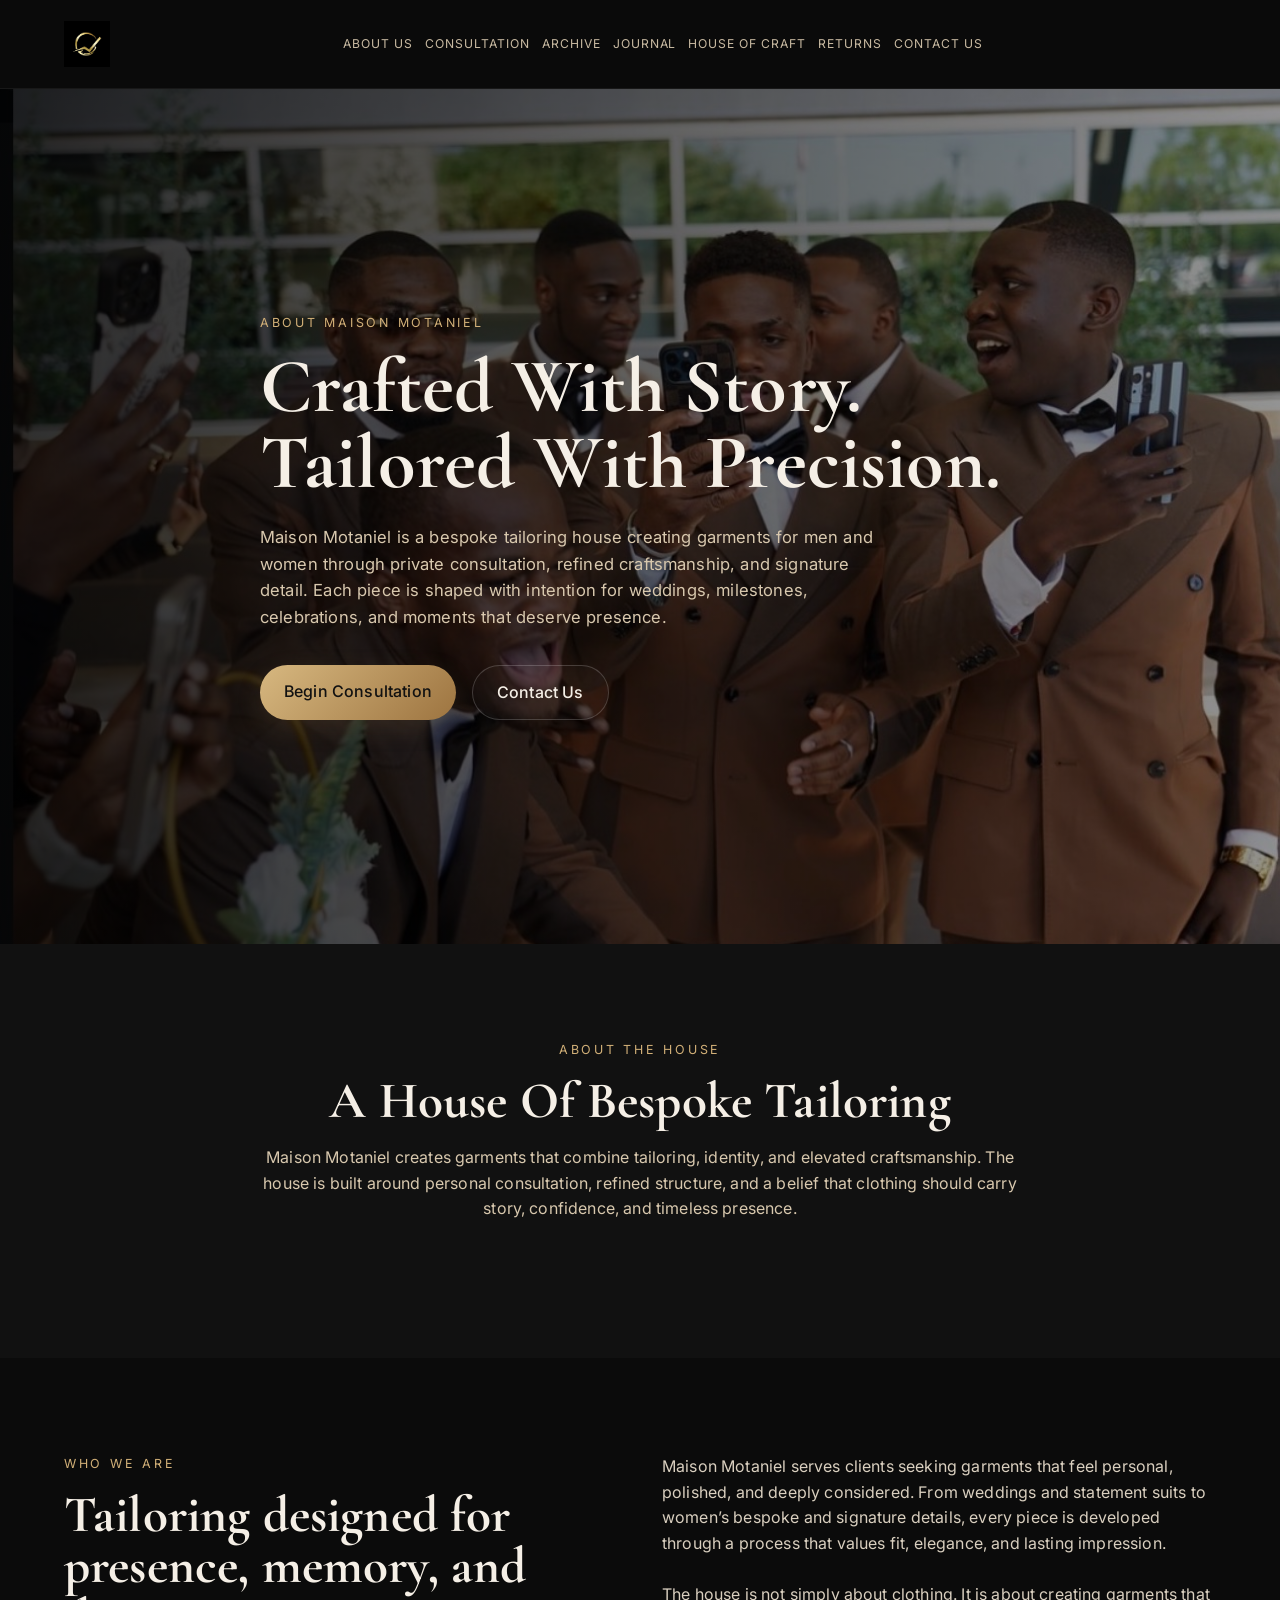
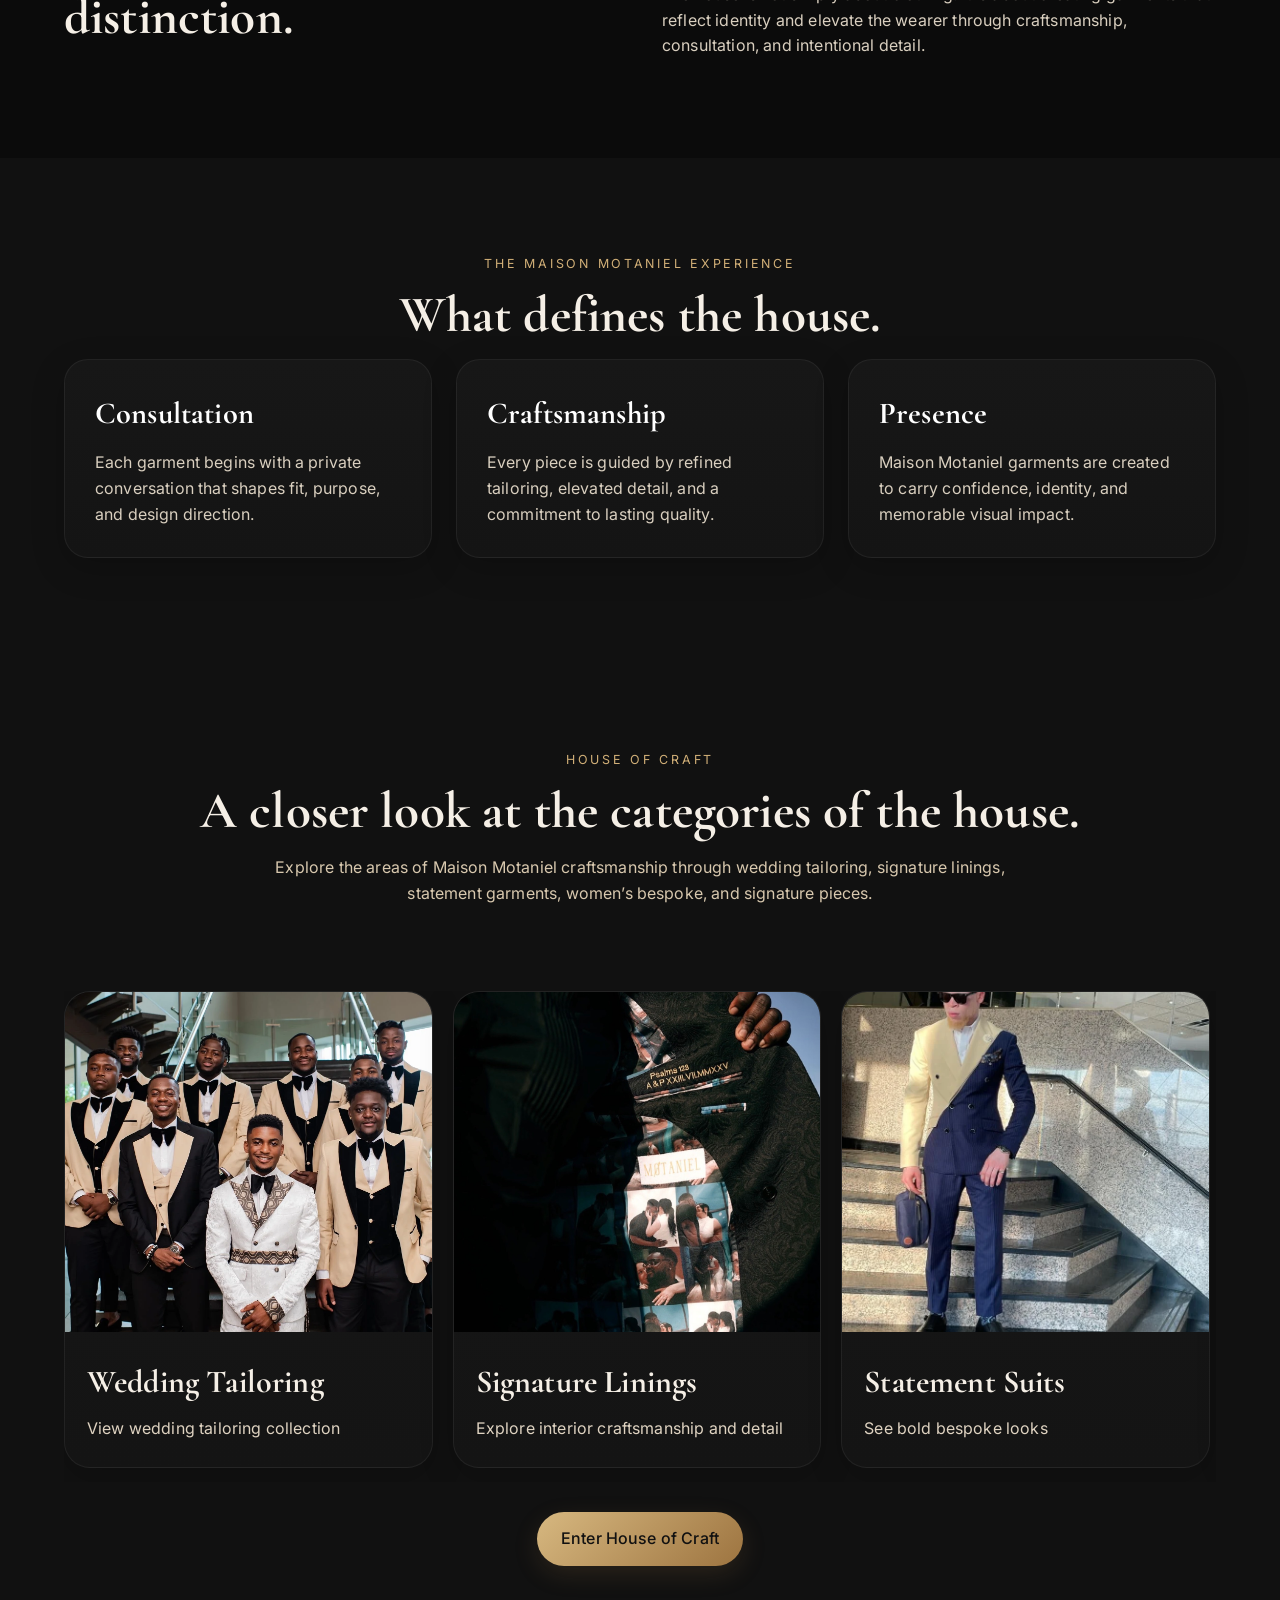
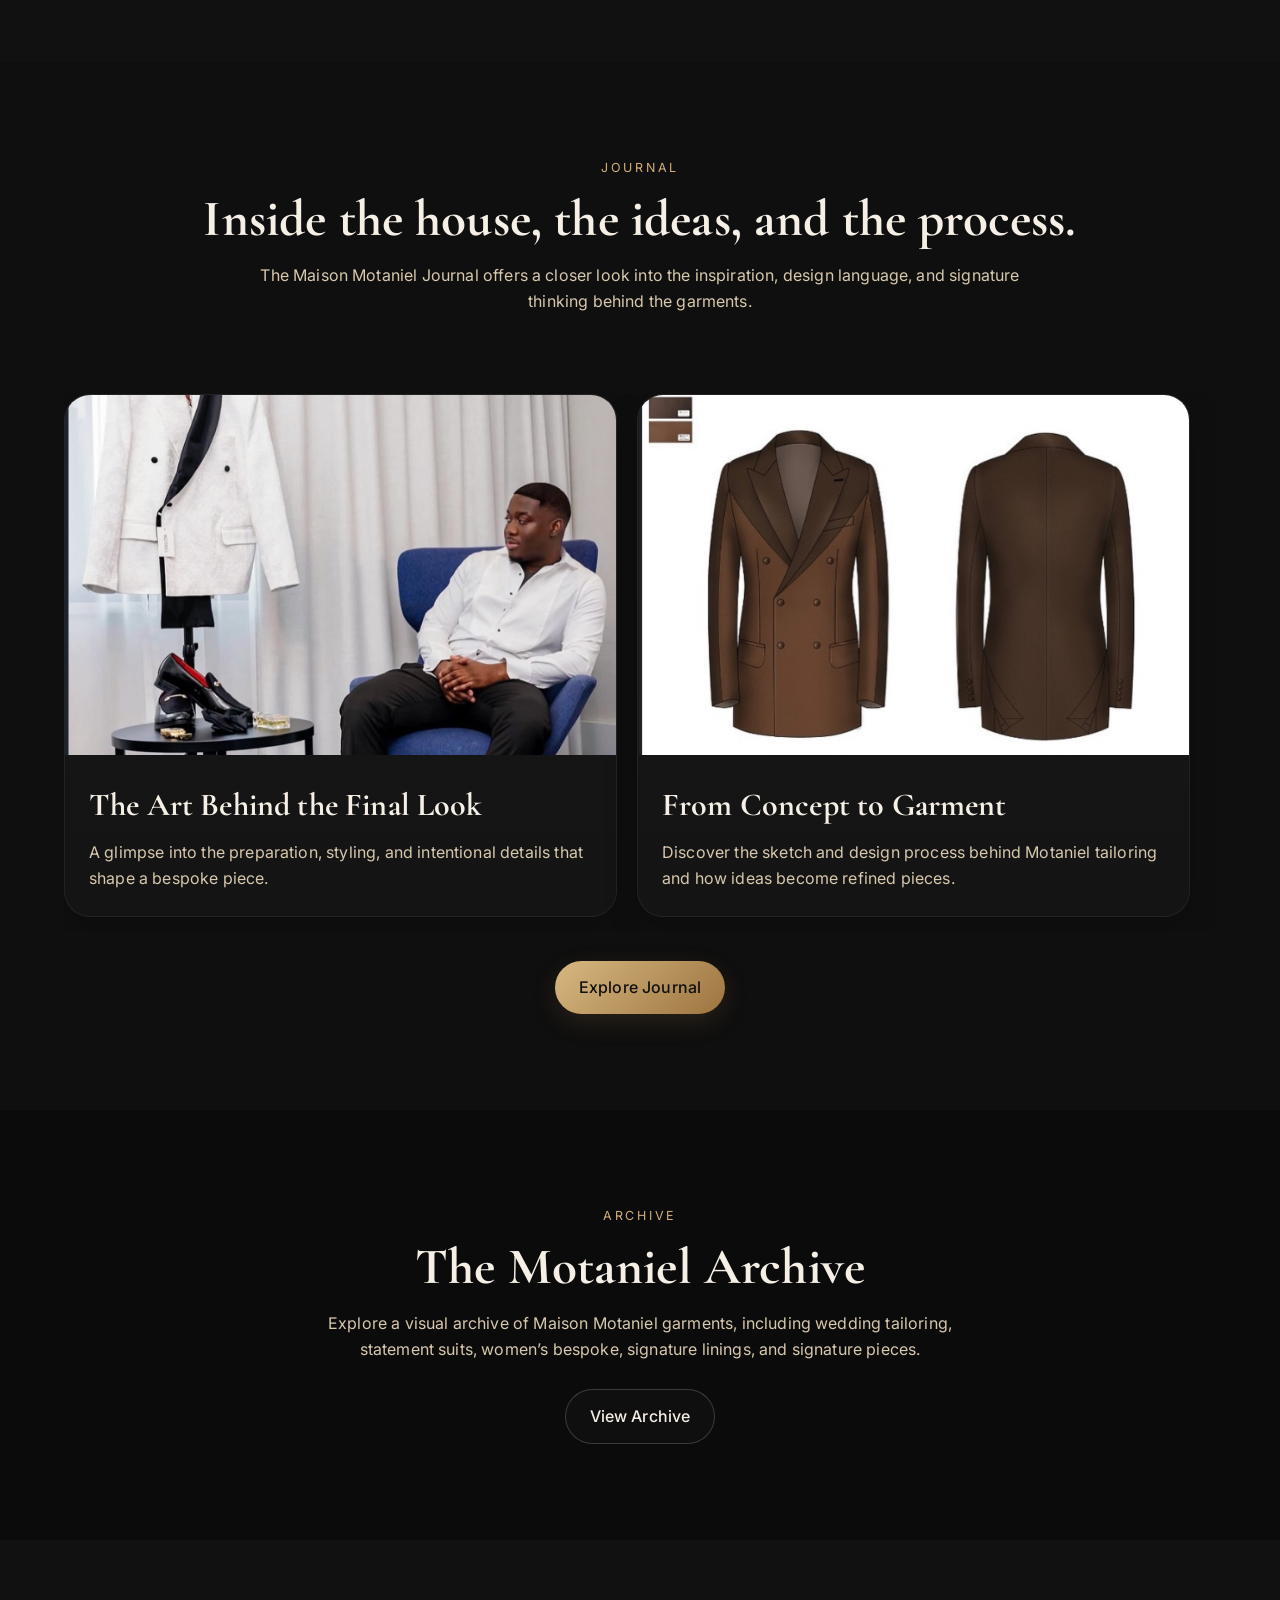
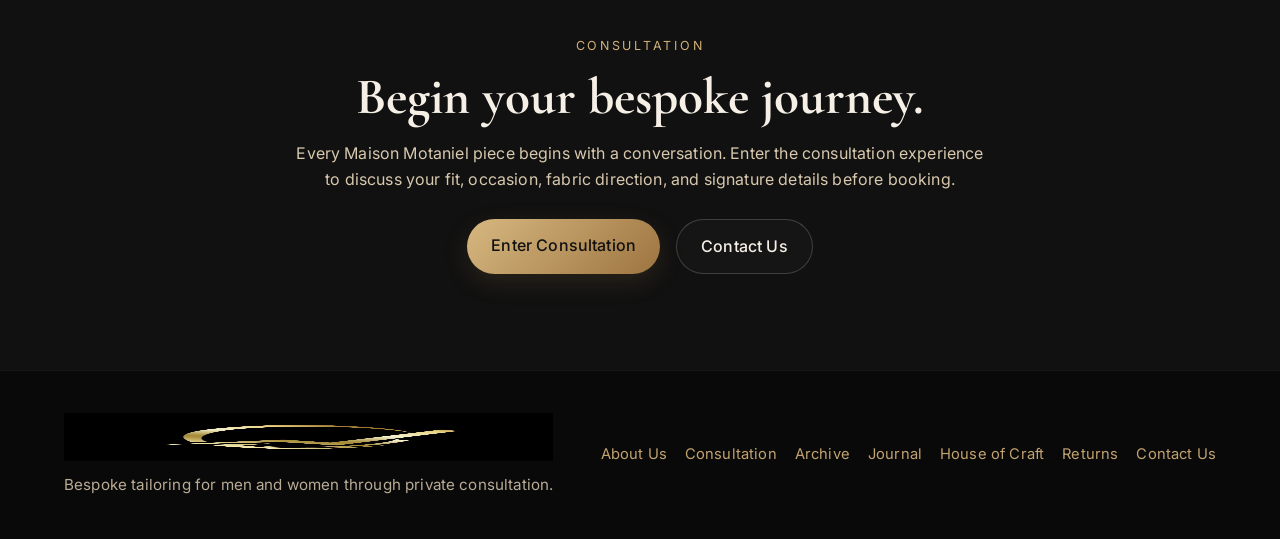
<file: index.html>
<!DOCTYPE html>
<html lang="en">
<head>
  <meta charset="UTF-8" />
  <meta name="viewport" content="width=device-width, initial-scale=1.0" />
  <title>Maison Motaniel | About Us</title>
  <meta name="description" content="Maison Motaniel is a bespoke tailoring house creating garments for men and women through consultation, craftsmanship, and signature detail." />

  <link rel="preconnect" href="https://fonts.googleapis.com">
  <link rel="preconnect" href="https://fonts.gstatic.com" crossorigin>
  <link href="https://fonts.googleapis.com/css2?family=Cormorant+Garamond:wght@400;500;600;700&family=Inter:wght@300;400;500;600&display=swap" rel="stylesheet">
  <link rel="stylesheet" href="style.css">
</head>
<body>

  <header class="site-header">
    <div class="container nav">

      <a href="index.html" class="logo">
        <img src="assets/motaniel-logo.png" alt="Maison Motaniel Logo">
      </a>

      <nav class="menu" id="menu">
        <a href="index.html">About Us</a>
        <a href="consultation.html">Consultation</a>
        <a href="archive.html">Archive</a>
        <a href="journal.html">Journal</a>
        <a href="craft.html">House of Craft</a>
        <a href="returns.html">Returns</a>
        <a href="contact.html">Contact Us</a>
      </nav>

      <div class="header-right">
        <button class="menu-toggle" id="menu-toggle" aria-label="Toggle menu">☰</button>
      </div>

    </div>
  </header>

  <section class="hero">
    <div class="container hero-content">
      <p class="eyebrow">About Maison Motaniel</p>
      <h1>Crafted With Story. Tailored With Precision.</h1>
      <p class="hero-text">
        Maison Motaniel is a bespoke tailoring house creating garments for men and women through private consultation,
        refined craftsmanship, and signature detail. Each piece is shaped with intention for weddings, milestones,
        celebrations, and moments that deserve presence.
      </p>

      <div class="hero-buttons">
        <a href="consultation.html" class="btn btn-gold">Begin Consultation</a>
        <a href="contact.html" class="btn btn-outline">Contact Us</a>
      </div>
    </div>
  </section>

  <section class="section brand-statement">
    <div class="container">
      <p class="eyebrow center">About The House</p>
      <h2 class="center">A House Of Bespoke Tailoring</h2>
      <p class="brand-intro center">
        Maison Motaniel creates garments that combine tailoring, identity, and elevated craftsmanship.
        The house is built around personal consultation, refined structure, and a belief that clothing should
        carry story, confidence, and timeless presence.
      </p>
    </div>
  </section>

  <section class="section">
    <div class="container two-column">
      <div>
        <p class="eyebrow">Who We Are</p>
        <h2>Tailoring designed for presence, memory, and distinction.</h2>
      </div>

      <div>
        <p>
          Maison Motaniel serves clients seeking garments that feel personal, polished, and deeply considered.
          From weddings and statement suits to women’s bespoke and signature details, every piece is developed
          through a process that values fit, elegance, and lasting impression.
        </p>
        <br>
        <p>
          The house is not simply about clothing. It is about creating garments that reflect identity and elevate
          the wearer through craftsmanship, consultation, and intentional detail.
        </p>
      </div>
    </div>
  </section>

  <section class="section dark-section">
    <div class="container">
      <p class="eyebrow center">The Maison Motaniel Experience</p>
      <h2 class="center">What defines the house.</h2>

      <div class="cards">
        <div class="card">
          <h3>Consultation</h3>
          <p>Each garment begins with a private conversation that shapes fit, purpose, and design direction.</p>
        </div>

        <div class="card">
          <h3>Craftsmanship</h3>
          <p>Every piece is guided by refined tailoring, elevated detail, and a commitment to lasting quality.</p>
        </div>

        <div class="card">
          <h3>Presence</h3>
          <p>Maison Motaniel garments are created to carry confidence, identity, and memorable visual impact.</p>
        </div>
      </div>
    </div>
  </section>

  <section id="craft" class="section dark-section">
    <div class="container">
      <p class="eyebrow center">House of Craft</p>
      <h2 class="center">A closer look at the categories of the house.</h2>
      <p class="brand-intro center">
        Explore the areas of Maison Motaniel craftsmanship through wedding tailoring, signature linings,
        statement garments, women’s bespoke, and signature pieces.
      </p>

      <div class="carousel-shell">
        <div class="luxury-grid" id="mobileCraftSlider">

          <a href="wedding.html" class="portfolio-link">
            <div class="luxury-card">
              <div class="luxury-image-wrap">
                <img src="assets/wedding-suit.jpg" alt="Wedding Tailoring" class="luxury-photo">
              </div>
              <div class="luxury-overlay">
                <h3>Wedding Tailoring</h3>
                <p>View wedding tailoring collection</p>
              </div>
            </div>
          </a>

          <a href="linings.html" class="portfolio-link">
            <div class="luxury-card">
              <div class="luxury-image-wrap">
                <img src="assets/lining-detail.jpg" alt="Signature Linings" class="luxury-photo">
              </div>
              <div class="luxury-overlay">
                <h3>Signature Linings</h3>
                <p>Explore interior craftsmanship and detail</p>
              </div>
            </div>
          </a>

          <a href="statement.html" class="portfolio-link">
            <div class="luxury-card">
              <div class="luxury-image-wrap">
                <img src="assets/statement-suit.jpg" alt="Statement Suits" class="luxury-photo">
              </div>
              <div class="luxury-overlay">
                <h3>Statement Suits</h3>
                <p>See bold bespoke looks</p>
              </div>
            </div>
          </a>

          <a href="women.html" class="portfolio-link">
            <div class="luxury-card">
              <div class="luxury-image-wrap">
                <img src="assets/women-suit.jpg" alt="Women's Bespoke" class="luxury-photo">
              </div>
              <div class="luxury-overlay">
                <h3>Women's Bespoke</h3>
                <p>View women's tailoring collection</p>
              </div>
            </div>
          </a>

          <a href="signature.html" class="portfolio-link">
            <div class="luxury-card">
              <div class="luxury-image-wrap">
                <img src="assets/signature-pieces.jpg" alt="Signature Pieces" class="luxury-photo">
              </div>
              <div class="luxury-overlay">
                <h3>Signature Pieces</h3>
                <p>View signature suits and sets</p>
              </div>
            </div>
          </a>

        </div>
      </div>

      <div class="center top-space">
        <a href="craft.html" class="btn btn-gold">Enter House of Craft</a>
      </div>
    </div>
  </section>

  <section class="section journal-home">
    <div class="container">
      <p class="eyebrow center">Journal</p>
      <h2 class="center">Inside the house, the ideas, and the process.</h2>
      <p class="brand-intro center">
        The Maison Motaniel Journal offers a closer look into the inspiration, design language,
        and signature thinking behind the garments.
      </p>

      <div class="carousel-shell">
        <div class="journal-feature-grid" id="mobileJournalSlider">

          <a href="journal.html" class="journal-feature-card">
            <div class="journal-feature-image">
              <img src="assets/journal-1.jpg" alt="Journal feature 1">
            </div>
            <div class="journal-feature-text">
              <h3>The Art Behind the Final Look</h3>
              <p>A glimpse into the preparation, styling, and intentional details that shape a bespoke piece.</p>
            </div>
          </a>

          <a href="journal.html" class="journal-feature-card">
            <div class="journal-feature-image">
              <img src="assets/journal-2.jpg" alt="Journal feature 2">
            </div>
            <div class="journal-feature-text">
              <h3>From Concept to Garment</h3>
              <p>Discover the sketch and design process behind Motaniel tailoring and how ideas become refined pieces.</p>
            </div>
          </a>

        </div>
      </div>

      <div class="center top-space">
        <a href="journal.html" class="btn btn-gold">Explore Journal</a>
      </div>
    </div>
  </section>

  <section class="section">
    <div class="container center">
      <p class="eyebrow">Archive</p>
      <h2>The Motaniel Archive</h2>
      <p class="contact-text">
        Explore a visual archive of Maison Motaniel garments, including wedding tailoring, statement suits,
        women’s bespoke, signature linings, and signature pieces.
      </p>
      <a href="archive.html" class="btn btn-outline">View Archive</a>
    </div>
  </section>

  <section class="section dark-section">
    <div class="container consultation-box">
      <p class="eyebrow center">Consultation</p>
      <h2 class="center">Begin your bespoke journey.</h2>
      <p class="center consultation-text">
        Every Maison Motaniel piece begins with a conversation. Enter the consultation experience to discuss
        your fit, occasion, fabric direction, and signature details before booking.
      </p>

      <div class="hero-buttons center-buttons">
        <a href="consultation.html" class="btn btn-gold">Enter Consultation</a>
        <a href="contact.html" class="btn btn-outline">Contact Us</a>
      </div>
    </div>
  </section>

  <footer class="footer">
    <div class="container footer-wrap">

      <div class="footer-logo-block">
        <img src="assets/motaniel-logo.png" alt="Maison Motaniel Logo" class="footer-logo">
        <p class="footer-text">
          Bespoke tailoring for men and women through private consultation.
        </p>
      </div>

      <div class="footer-links">
        <a href="index.html">About Us</a>
        <a href="consultation.html">Consultation</a>
        <a href="archive.html">Archive</a>
        <a href="journal.html">Journal</a>
        <a href="craft.html">House of Craft</a>
        <a href="returns.html">Returns</a>
        <a href="contact.html">Contact Us</a>
      </div>

    </div>
  </footer>

  <script>
    const toggle = document.getElementById("menu-toggle");
    const menu = document.getElementById("menu");

    if (toggle && menu) {
      toggle.addEventListener("click", () => {
        menu.classList.toggle("show");
      });
    }

    function setupLuxuryCarousel(sliderId, cardSelector, interval = 3500) {
      const slider = document.getElementById(sliderId);
      if (!slider) return;

      const cards = slider.querySelectorAll(cardSelector);
      if (!cards.length) return;

      let index = 0;
      let paused = false;

      function goToCard(i) {
        const card = cards[i];
        if (!card) return;

        slider.scrollTo({
          left: card.offsetLeft - slider.offsetLeft,
          behavior: "smooth"
        });
      }

      function nextCard() {
        if (paused) return;

        index++;
        if (index >= cards.length) {
          index = 0;
        }

        goToCard(index);
      }

      slider.addEventListener("mouseenter", () => paused = true);
      slider.addEventListener("mouseleave", () => paused = false);
      slider.addEventListener("touchstart", () => paused = true, { passive: true });
      slider.addEventListener("touchend", () => {
        setTimeout(() => paused = false, 1200);
      });

      setInterval(nextCard, interval);
    }

    setupLuxuryCarousel("mobileCraftSlider", ".portfolio-link", 3200);
    setupLuxuryCarousel("mobileJournalSlider", ".journal-feature-card", 3800);
  </script>

</body>
</html>
</file>
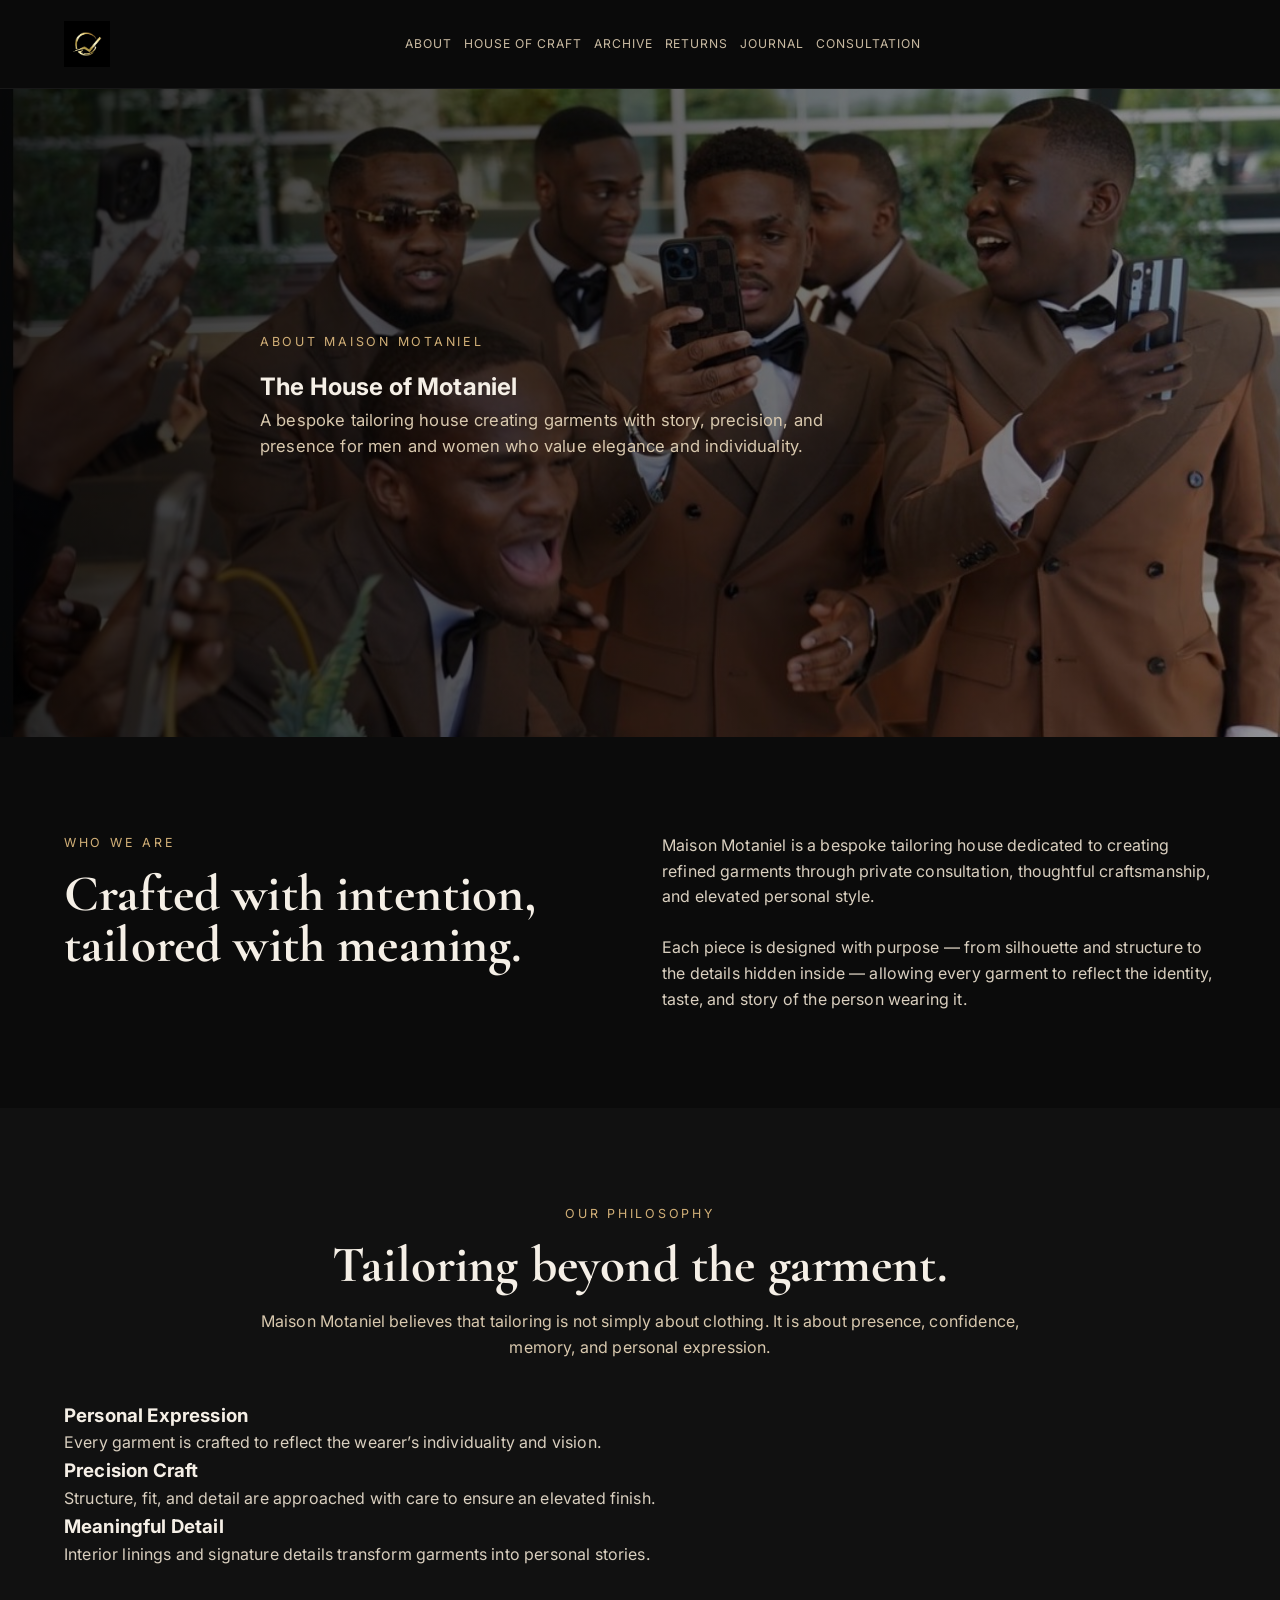
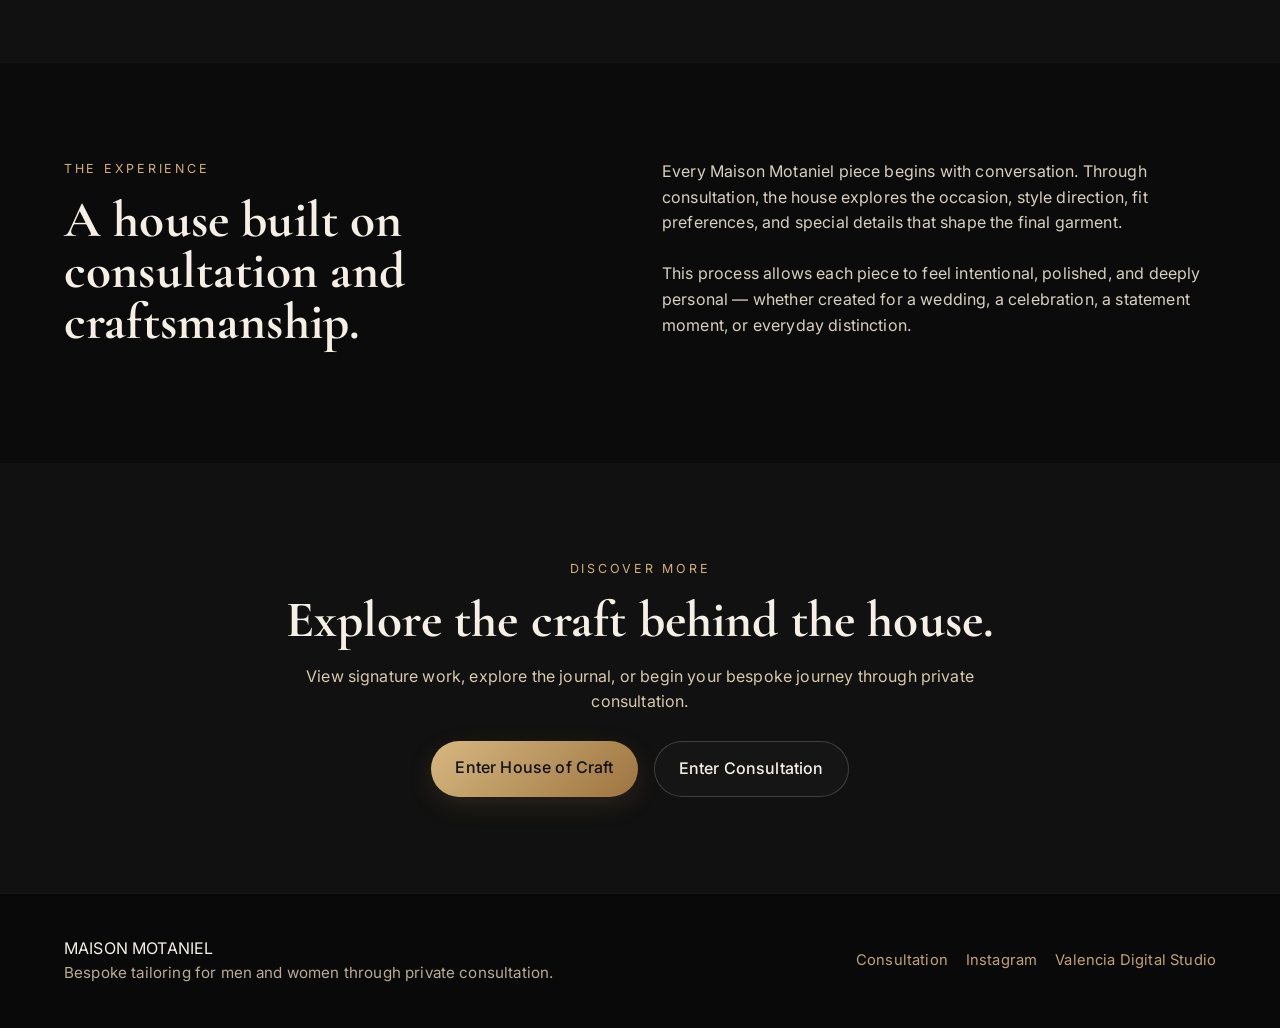
<file: about.html>
<!DOCTYPE html>
<html lang="en">
<head>
  <meta charset="UTF-8" />
  <meta name="viewport" content="width=device-width, initial-scale=1.0" />
  <title>About | Maison Motaniel</title>
  <meta name="description" content="Learn about Maison Motaniel, a bespoke tailoring house creating refined garments for men and women through private consultation and signature craftsmanship." />

  <link rel="preconnect" href="https://fonts.googleapis.com">
  <link rel="preconnect" href="https://fonts.gstatic.com" crossorigin>
  <link href="https://fonts.googleapis.com/css2?family=Cormorant+Garamond:wght@400;500;600;700&family=Inter:wght@300;400;500;600&display=swap" rel="stylesheet">

  <link rel="stylesheet" href="style.css">
</head>
<body>

 <header class="site-header">
  <div class="container nav">

    <a href="index.html" class="logo">
      <img src="assets/motaniel-logo.png" alt="Maison Motaniel Logo">
    </a>

    <nav class="menu" id="menu">
      <a href="about.html">About</a>
      <a href="craft.html">House of Craft</a>
      <a href="archive.html">Archive</a>
      <a href="returns.html">Returns</a>
      <a href="journal.html">Journal</a>
      <a href="consultation.html">Consultation</a>
    </nav>

    <div class="header-right">
      <button class="menu-toggle" id="menu-toggle" aria-label="Toggle menu">☰</button>
    </div>

  </div>
</header>

  <section class="inner-hero">
    <div class="container inner-hero-content">
      <p class="eyebrow">About Maison Motaniel</p>
      <h1>The House of Motaniel</h1>
      <p class="hero-text">
        A bespoke tailoring house creating garments with story, precision, and presence for men and women who value elegance and individuality.
      </p>
    </div>
  </section>

  <section class="section">
    <div class="container two-column">
      <div>
        <p class="eyebrow">Who We Are</p>
        <h2>Crafted with intention, tailored with meaning.</h2>
      </div>
      <div>
        <p>
          Maison Motaniel is a bespoke tailoring house dedicated to creating refined garments through private consultation, thoughtful craftsmanship, and elevated personal style.
        </p>
        <br>
        <p>
          Each piece is designed with purpose — from silhouette and structure to the details hidden inside — allowing every garment to reflect the identity, taste, and story of the person wearing it.
        </p>
      </div>
    </div>
  </section>

  <section class="section dark-section">
    <div class="container">
      <p class="eyebrow center">Our Philosophy</p>
      <h2 class="center">Tailoring beyond the garment.</h2>
      <p class="brand-intro center">
        Maison Motaniel believes that tailoring is not simply about clothing. It is about presence, confidence, memory, and personal expression.
      </p>

      <div class="statement-grid">
        <div class="statement-card">
          <h3>Personal Expression</h3>
          <p>Every garment is crafted to reflect the wearer’s individuality and vision.</p>
        </div>

        <div class="statement-card">
          <h3>Precision Craft</h3>
          <p>Structure, fit, and detail are approached with care to ensure an elevated finish.</p>
        </div>

        <div class="statement-card">
          <h3>Meaningful Detail</h3>
          <p>Interior linings and signature details transform garments into personal stories.</p>
        </div>
      </div>
    </div>
  </section>

  <section class="section">
    <div class="container two-column">
      <div>
        <p class="eyebrow">The Experience</p>
        <h2>A house built on consultation and craftsmanship.</h2>
      </div>
      <div>
        <p>
          Every Maison Motaniel piece begins with conversation. Through consultation, the house explores the occasion, style direction, fit preferences, and special details that shape the final garment.
        </p>
        <br>
        <p>
          This process allows each piece to feel intentional, polished, and deeply personal — whether created for a wedding, a celebration, a statement moment, or everyday distinction.
        </p>
      </div>
    </div>
  </section>

  <section class="section dark-section">
    <div class="container consultation-box">
      <p class="eyebrow center">Discover More</p>
      <h2 class="center">Explore the craft behind the house.</h2>
      <p class="center consultation-text">
        View signature work, explore the journal, or begin your bespoke journey through private consultation.
      </p>

      <div class="hero-buttons center-buttons">
        <a href="craft.html" class="btn btn-gold">Enter House of Craft</a>
        <a href="consultation.html" class="btn btn-outline">Enter Consultation</a>
      </div>
    </div>
  </section>

  <footer class="footer">
    <div class="container footer-wrap">
      <div>
        <div class="footer-brand">MAISON MOTANIEL</div>
        <p class="footer-text">Bespoke tailoring for men and women through private consultation.</p>
      </div>

      <div class="footer-links">
        <a href="consultation.html">Consultation</a>
        <a href="https://www.instagram.com/maisonmotaniel" target="_blank">Instagram</a>
        <a href="https://www.instagram.com/valenciadigitalstudio" target="_blank">Valencia Digital Studio</a>
      </div>
    </div>
  </footer>

  <script>
    const toggle = document.getElementById("menu-toggle");
    const menu = document.getElementById("menu");

    toggle.addEventListener("click", () => {
      menu.classList.toggle("show");
    });
  </script>

</body>
</html>
</file>
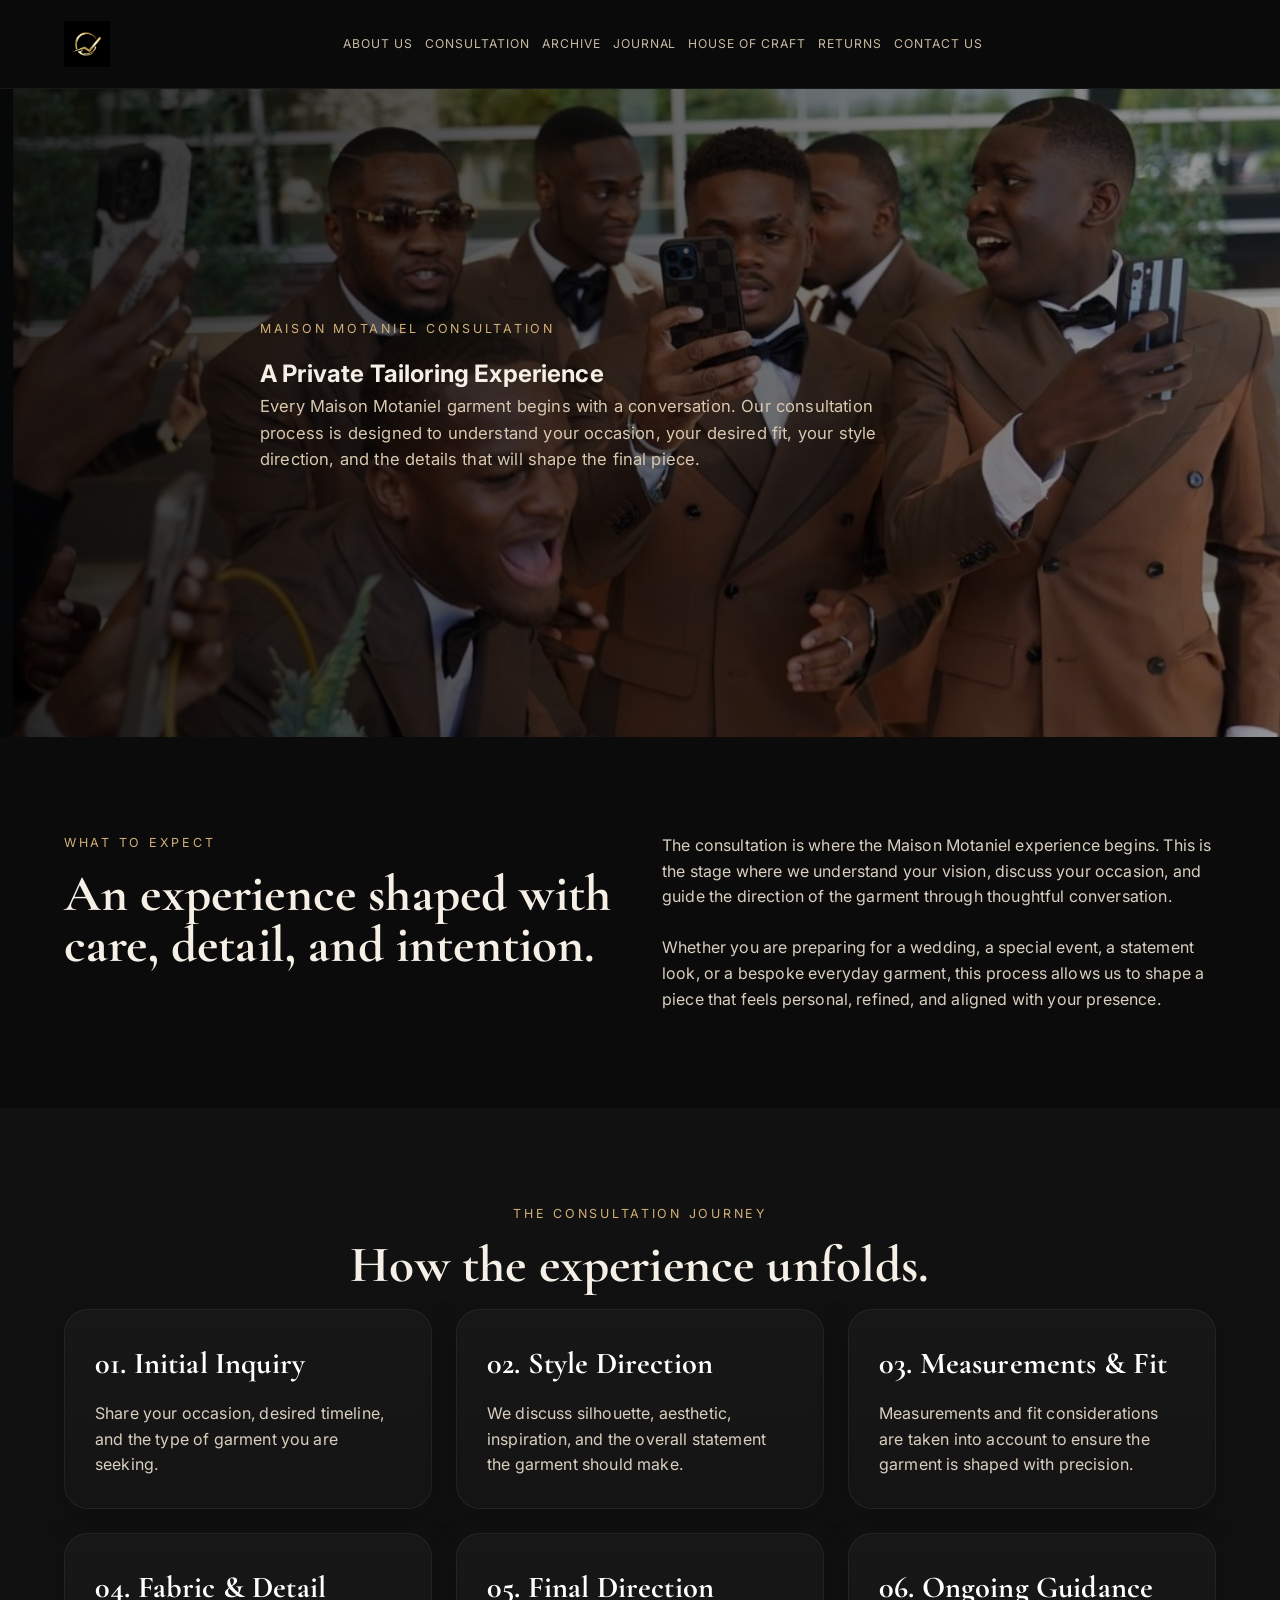
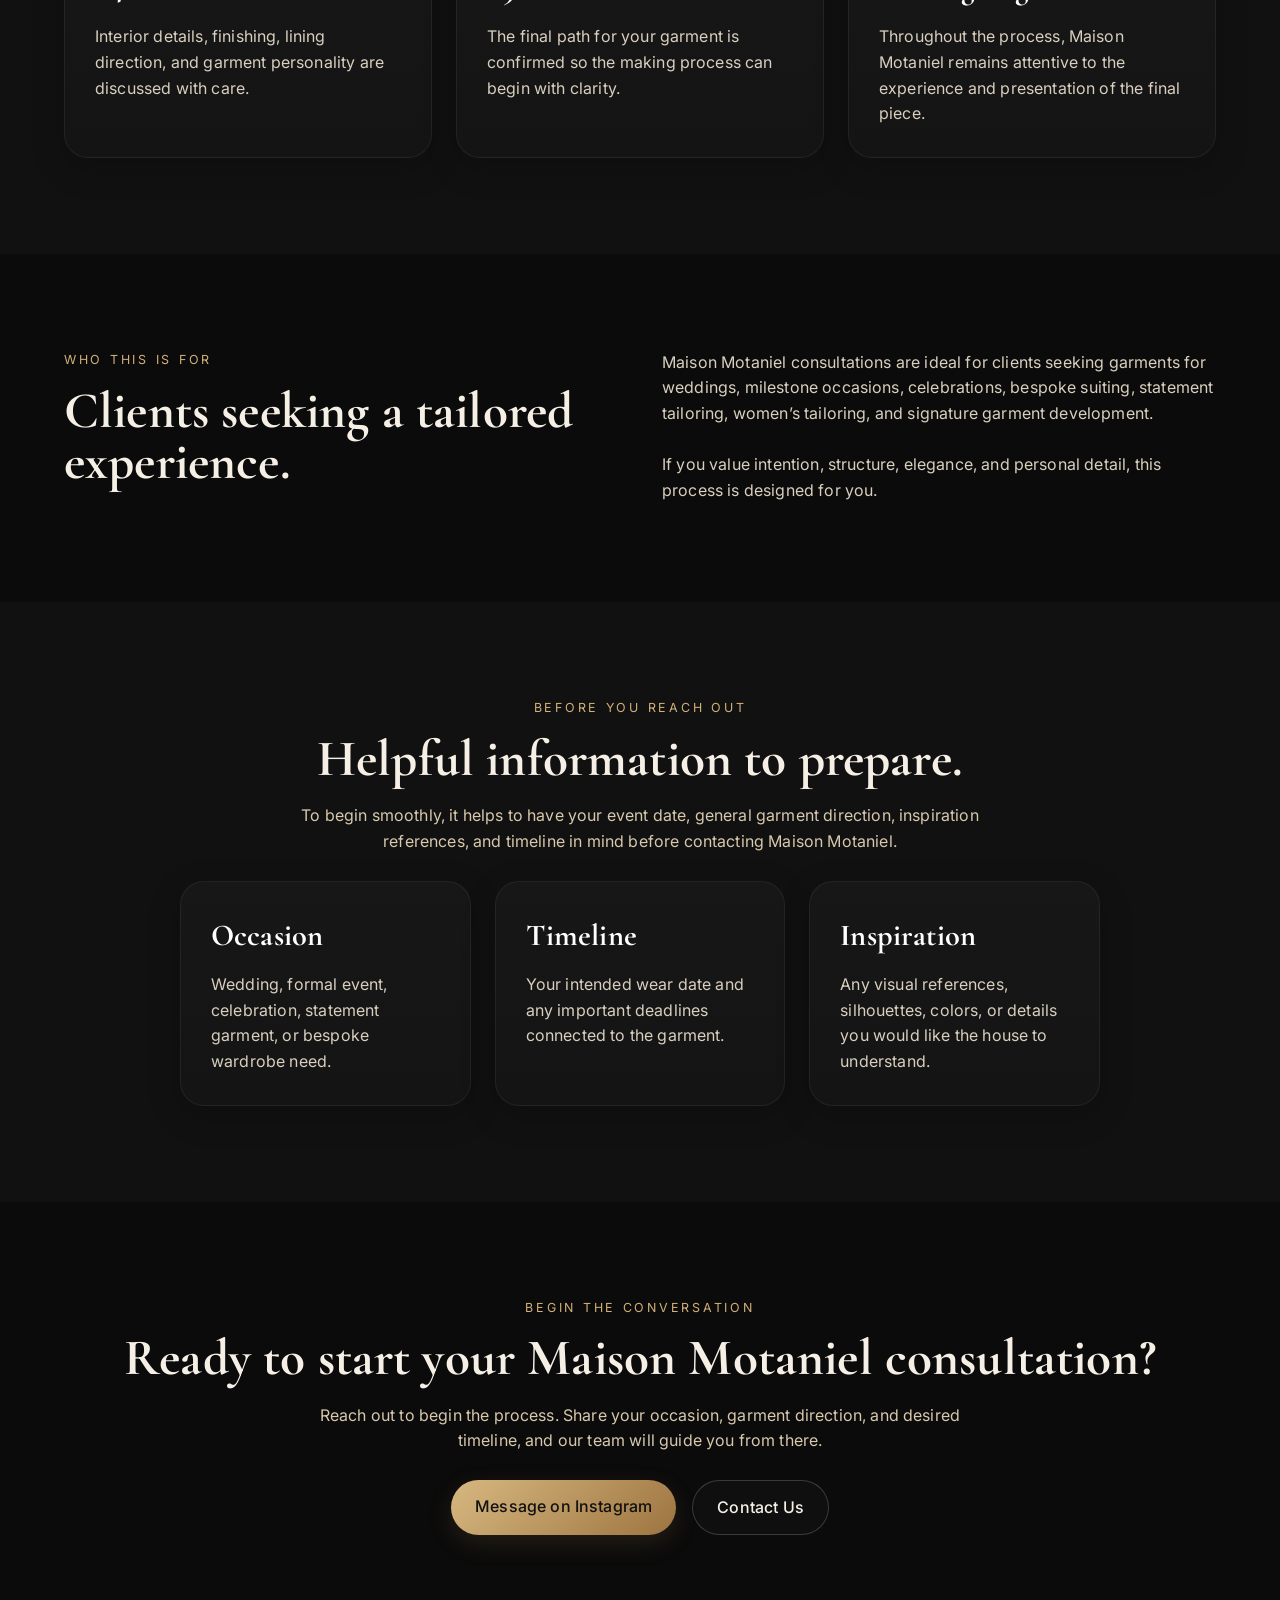
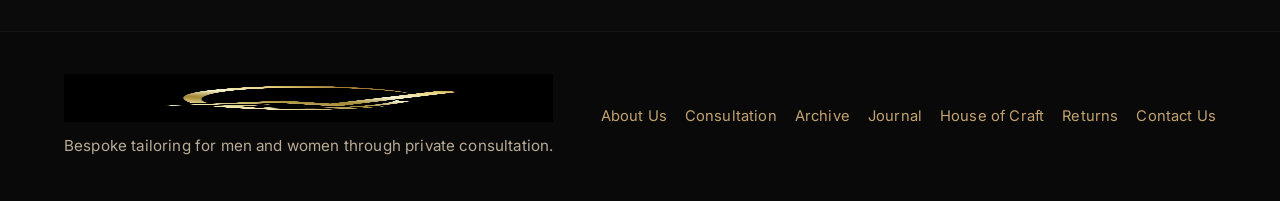
<file: consultation.html>
<!DOCTYPE html>
<html lang="en">
<head>
  <meta charset="UTF-8" />
  <meta name="viewport" content="width=device-width, initial-scale=1.0" />
  <title>Consultation | Maison Motaniel</title>
  <meta name="description" content="Begin your Maison Motaniel consultation experience for bespoke tailoring, weddings, statement garments, and custom design direction." />

  <link rel="preconnect" href="https://fonts.googleapis.com">
  <link rel="preconnect" href="https://fonts.gstatic.com" crossorigin>
  <link href="https://fonts.googleapis.com/css2?family=Cormorant+Garamond:wght@400;500;600;700&family=Inter:wght@300;400;500;600&display=swap" rel="stylesheet">
  <link rel="stylesheet" href="style.css">
</head>
<body>

  <header class="site-header">
    <div class="container nav">

      <a href="index.html" class="logo">
        <img src="assets/motaniel-logo.png" alt="Maison Motaniel Logo">
      </a>

      <nav class="menu" id="menu">
        <a href="index.html">About Us</a>
        <a href="consultation.html">Consultation</a>
        <a href="archive.html">Archive</a>
        <a href="journal.html">Journal</a>
        <a href="craft.html">House of Craft</a>
        <a href="returns.html">Returns</a>
        <a href="contact.html">Contact Us</a>
      </nav>

      <div class="header-right">
        <button class="menu-toggle" id="menu-toggle" aria-label="Toggle menu">☰</button>
      </div>

    </div>
  </header>

  <section class="inner-hero">
    <div class="container inner-hero-content">
      <p class="eyebrow">Maison Motaniel Consultation</p>
      <h1>A Private Tailoring Experience</h1>
      <p class="hero-text">
        Every Maison Motaniel garment begins with a conversation. Our consultation process is designed to
        understand your occasion, your desired fit, your style direction, and the details that will shape
        the final piece.
      </p>
    </div>
  </section>

  <section class="section">
    <div class="container two-column">

      <div>
        <p class="eyebrow">What To Expect</p>
        <h2>An experience shaped with care, detail, and intention.</h2>
      </div>

      <div>
        <p>
          The consultation is where the Maison Motaniel experience begins. This is the stage where we understand
          your vision, discuss your occasion, and guide the direction of the garment through thoughtful conversation.
        </p>
        <br>
        <p>
          Whether you are preparing for a wedding, a special event, a statement look, or a bespoke everyday garment,
          this process allows us to shape a piece that feels personal, refined, and aligned with your presence.
        </p>
      </div>

    </div>
  </section>

  <section class="section dark-section">
    <div class="container">
      <p class="eyebrow center">The Consultation Journey</p>
      <h2 class="center">How the experience unfolds.</h2>

      <div class="cards">
        <div class="card">
          <h3>01. Initial Inquiry</h3>
          <p>Share your occasion, desired timeline, and the type of garment you are seeking.</p>
        </div>

        <div class="card">
          <h3>02. Style Direction</h3>
          <p>We discuss silhouette, aesthetic, inspiration, and the overall statement the garment should make.</p>
        </div>

        <div class="card">
          <h3>03. Measurements & Fit</h3>
          <p>Measurements and fit considerations are taken into account to ensure the garment is shaped with precision.</p>
        </div>

        <div class="card">
          <h3>04. Fabric & Detail</h3>
          <p>Interior details, finishing, lining direction, and garment personality are discussed with care.</p>
        </div>

        <div class="card">
          <h3>05. Final Direction</h3>
          <p>The final path for your garment is confirmed so the making process can begin with clarity.</p>
        </div>

        <div class="card">
          <h3>06. Ongoing Guidance</h3>
          <p>Throughout the process, Maison Motaniel remains attentive to the experience and presentation of the final piece.</p>
        </div>
      </div>
    </div>
  </section>

  <section class="section">
    <div class="container two-column">

      <div>
        <p class="eyebrow">Who This Is For</p>
        <h2>Clients seeking a tailored experience.</h2>
      </div>

      <div>
        <p>
          Maison Motaniel consultations are ideal for clients seeking garments for weddings, milestone occasions,
          celebrations, bespoke suiting, statement tailoring, women’s tailoring, and signature garment development.
        </p>
        <br>
        <p>
          If you value intention, structure, elegance, and personal detail, this process is designed for you.
        </p>
      </div>

    </div>
  </section>

  <section class="section dark-section">
    <div class="container consultation-box">
      <p class="eyebrow center">Before You Reach Out</p>
      <h2 class="center">Helpful information to prepare.</h2>
      <p class="center consultation-text">
        To begin smoothly, it helps to have your event date, general garment direction, inspiration references,
        and timeline in mind before contacting Maison Motaniel.
      </p>

      <div class="cards">
        <div class="card">
          <h3>Occasion</h3>
          <p>Wedding, formal event, celebration, statement garment, or bespoke wardrobe need.</p>
        </div>

        <div class="card">
          <h3>Timeline</h3>
          <p>Your intended wear date and any important deadlines connected to the garment.</p>
        </div>

        <div class="card">
          <h3>Inspiration</h3>
          <p>Any visual references, silhouettes, colors, or details you would like the house to understand.</p>
        </div>
      </div>
    </div>
  </section>

  <section class="section">
    <div class="container center">
      <p class="eyebrow">Begin The Conversation</p>
      <h2>Ready to start your Maison Motaniel consultation?</h2>
      <p class="contact-text">
        Reach out to begin the process. Share your occasion, garment direction, and desired timeline,
        and our team will guide you from there.
      </p>

      <div class="hero-buttons center-buttons">
        <a href="https://www.instagram.com/maisonmotaniel" target="_blank" class="btn btn-gold">Message on Instagram</a>
        <a href="contact.html" class="btn btn-outline">Contact Us</a>
      </div>
    </div>
  </section>

  <footer class="footer">
    <div class="container footer-wrap">

      <div class="footer-logo-block">
        <img src="assets/motaniel-logo.png" alt="Maison Motaniel Logo" class="footer-logo">
        <p class="footer-text">
          Bespoke tailoring for men and women through private consultation.
        </p>
      </div>

      <div class="footer-links">
        <a href="index.html">About Us</a>
        <a href="consultation.html">Consultation</a>
        <a href="archive.html">Archive</a>
        <a href="journal.html">Journal</a>
        <a href="craft.html">House of Craft</a>
        <a href="returns.html">Returns</a>
        <a href="contact.html">Contact Us</a>
      </div>

    </div>
  </footer>

  <script>
    const toggle = document.getElementById("menu-toggle");
    const menu = document.getElementById("menu");

    if (toggle && menu) {
      toggle.addEventListener("click", () => {
        menu.classList.toggle("show");
      });
    }
  </script>

</body>
</html>
</file>
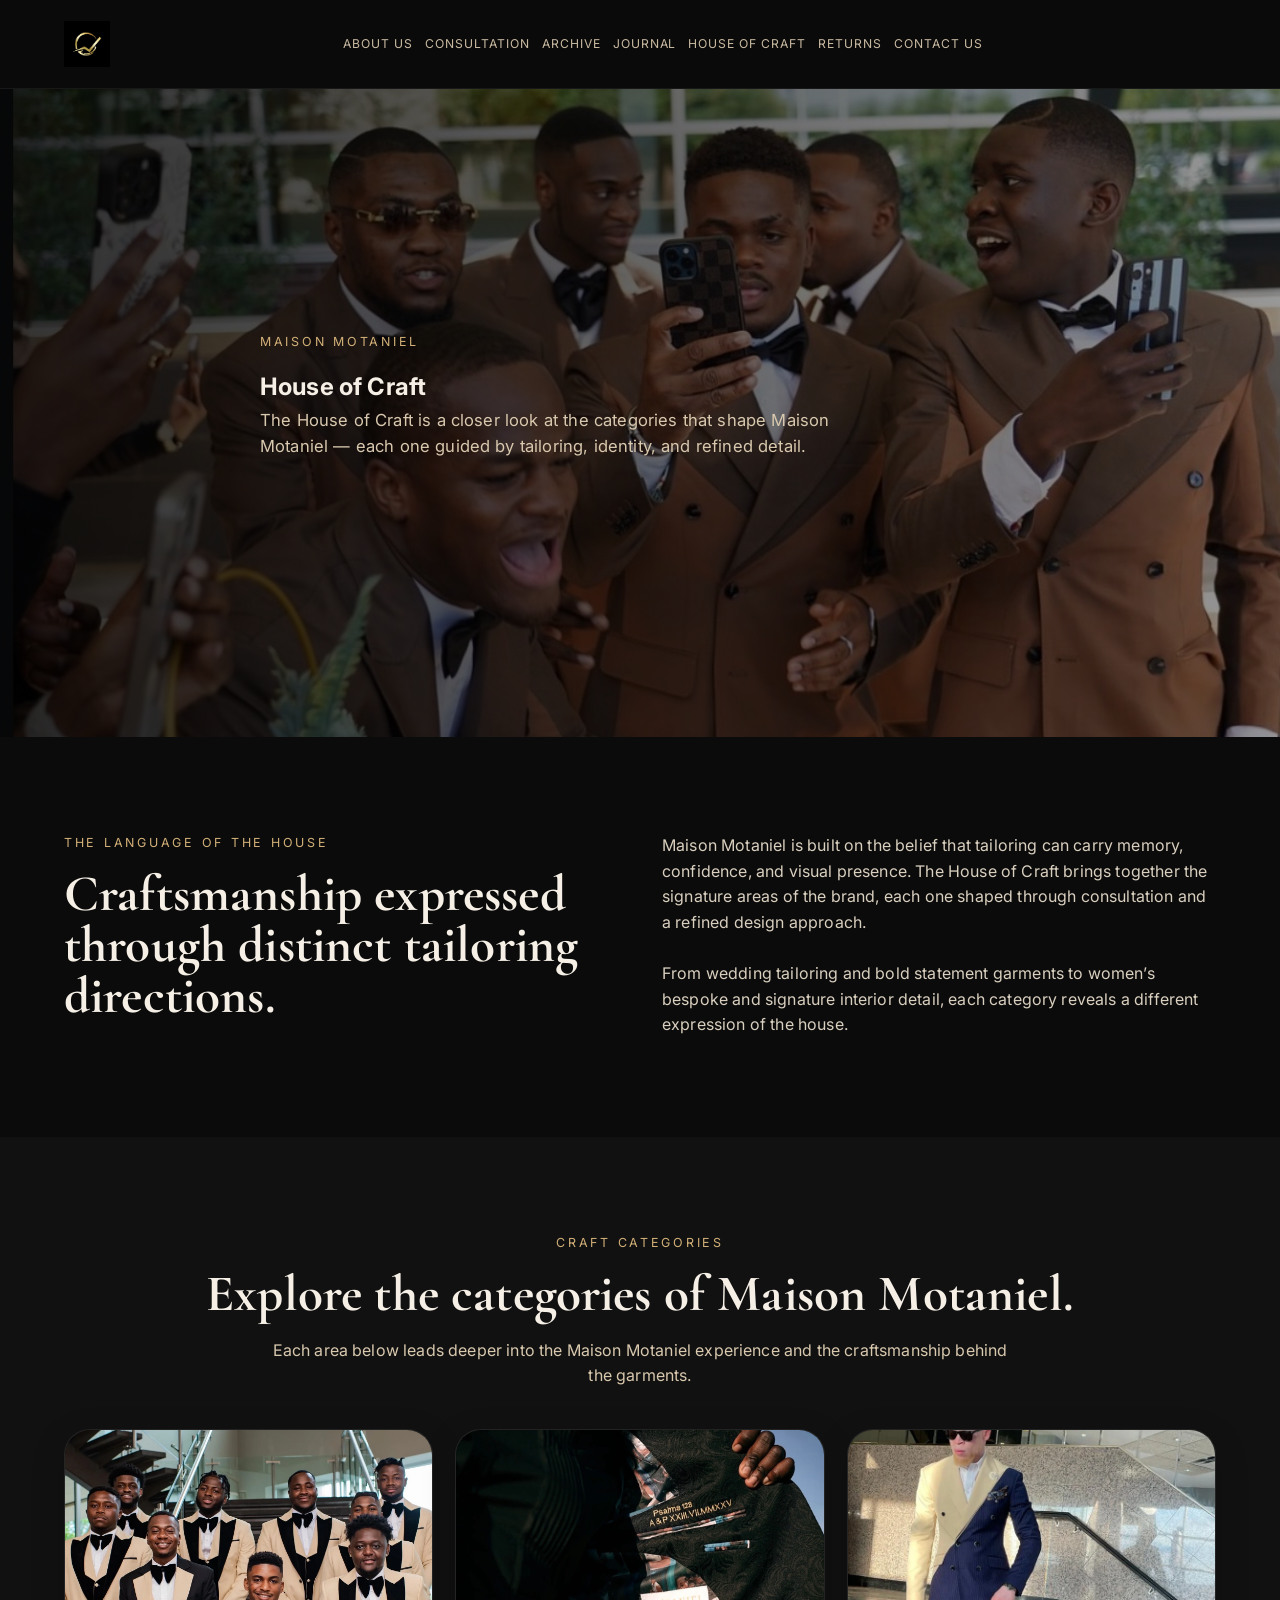
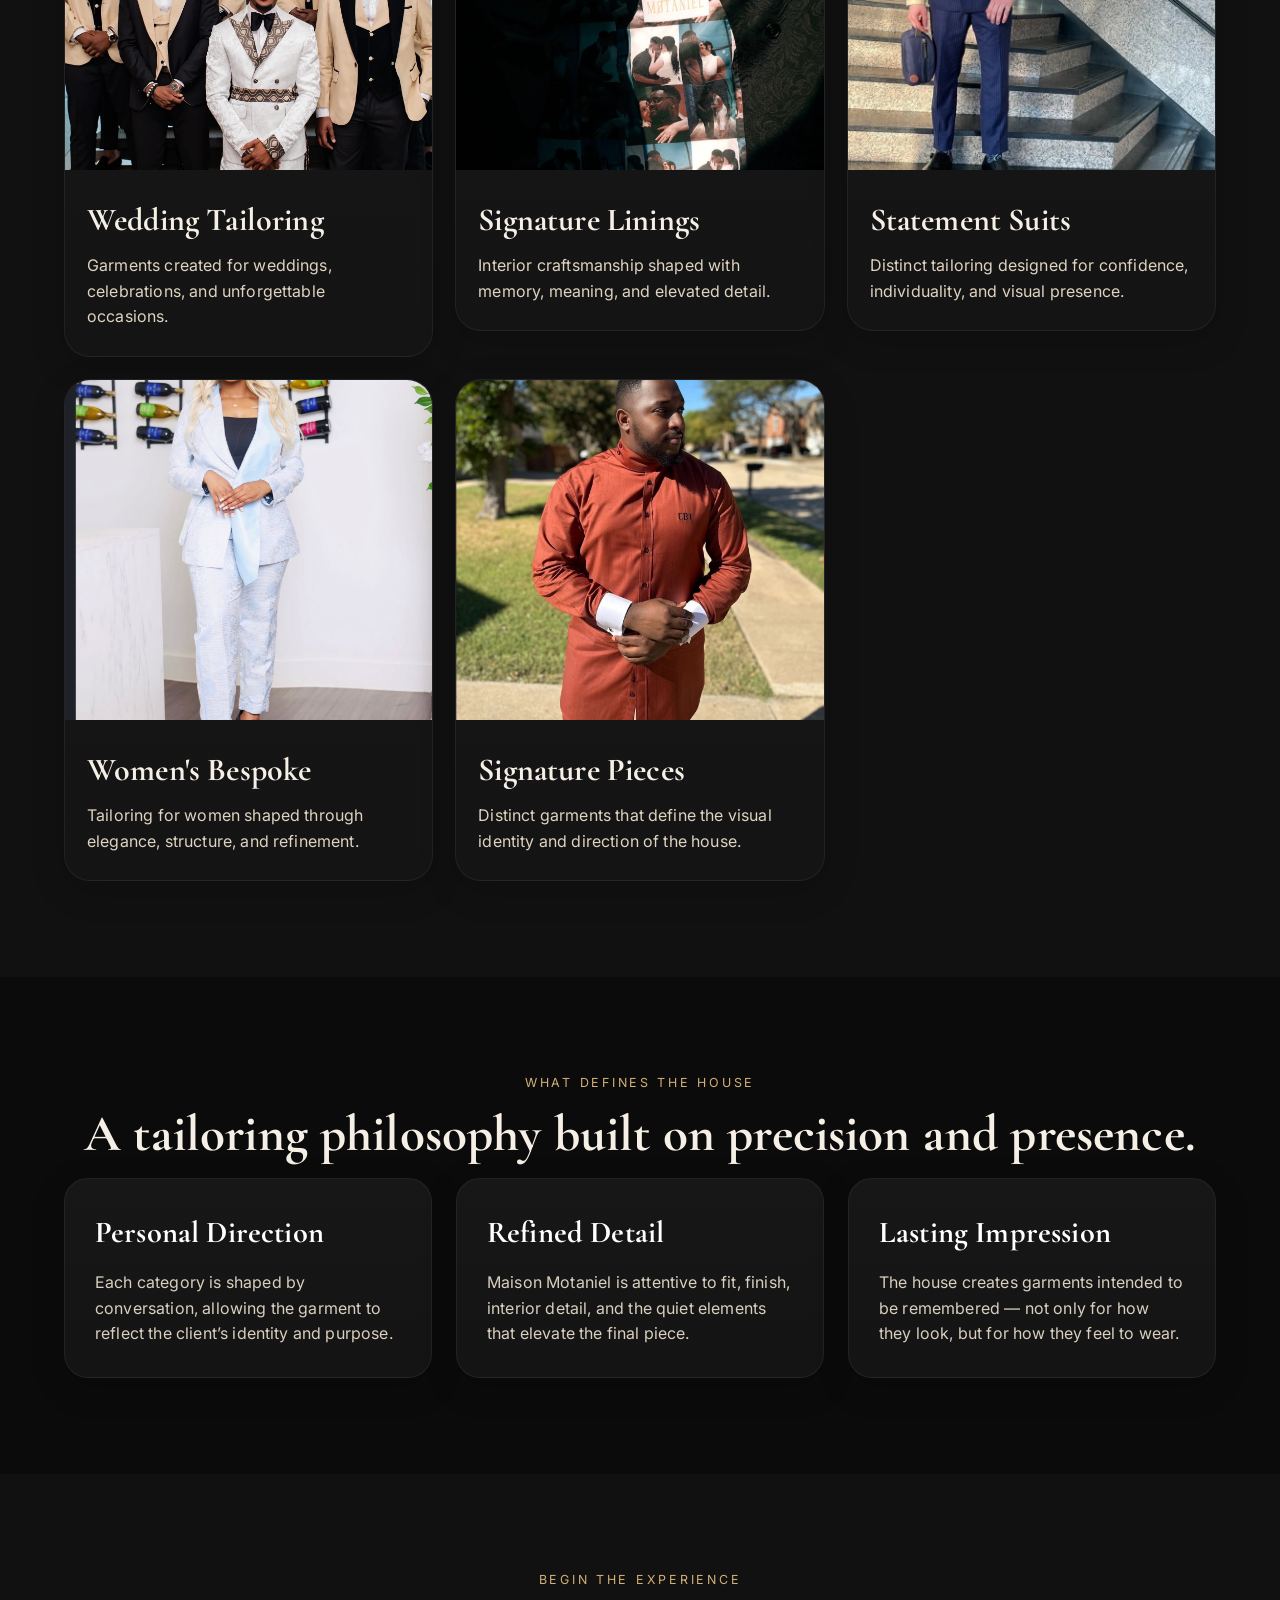
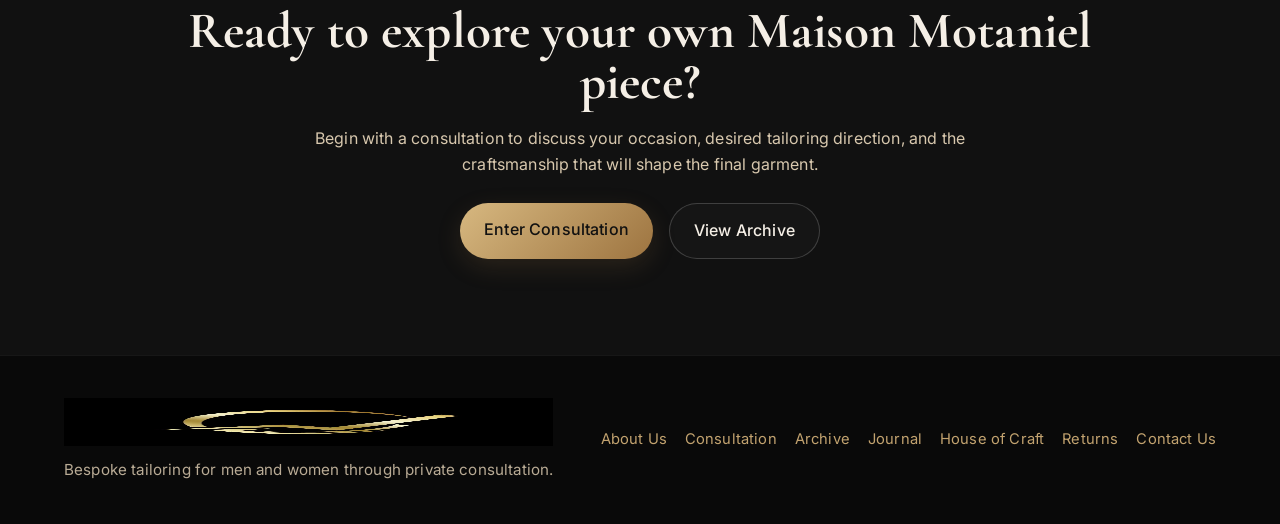
<file: craft.html>
<!DOCTYPE html>
<html lang="en">
<head>
  <meta charset="UTF-8" />
  <meta name="viewport" content="width=device-width, initial-scale=1.0" />
  <title>House of Craft | Maison Motaniel</title>
  <meta name="description" content="Explore the House of Craft at Maison Motaniel — wedding tailoring, signature linings, statement suits, women’s bespoke, and signature pieces." />

  <link rel="preconnect" href="https://fonts.googleapis.com">
  <link rel="preconnect" href="https://fonts.gstatic.com" crossorigin>
  <link href="https://fonts.googleapis.com/css2?family=Cormorant+Garamond:wght@400;500;600;700&family=Inter:wght@300;400;500;600&display=swap" rel="stylesheet">
  <link rel="stylesheet" href="style.css">
</head>
<body>

  <header class="site-header">
    <div class="container nav">

      <a href="index.html" class="logo">
        <img src="assets/motaniel-logo.png" alt="Maison Motaniel Logo">
      </a>

      <nav class="menu" id="menu">
        <a href="index.html">About Us</a>
        <a href="consultation.html">Consultation</a>
        <a href="archive.html">Archive</a>
        <a href="journal.html">Journal</a>
        <a href="craft.html">House of Craft</a>
        <a href="returns.html">Returns</a>
        <a href="contact.html">Contact Us</a>
      </nav>

      <div class="header-right">
        <button class="menu-toggle" id="menu-toggle" aria-label="Toggle menu">☰</button>
      </div>

    </div>
  </header>

  <section class="inner-hero">
    <div class="container inner-hero-content">
      <p class="eyebrow">Maison Motaniel</p>
      <h1>House of Craft</h1>
      <p class="hero-text">
        The House of Craft is a closer look at the categories that shape Maison Motaniel —
        each one guided by tailoring, identity, and refined detail.
      </p>
    </div>
  </section>

  <section class="section">
    <div class="container two-column">
      <div>
        <p class="eyebrow">The Language Of The House</p>
        <h2>Craftsmanship expressed through distinct tailoring directions.</h2>
      </div>

      <div>
        <p>
          Maison Motaniel is built on the belief that tailoring can carry memory, confidence,
          and visual presence. The House of Craft brings together the signature areas of the brand,
          each one shaped through consultation and a refined design approach.
        </p>
        <br>
        <p>
          From wedding tailoring and bold statement garments to women’s bespoke and signature interior detail,
          each category reveals a different expression of the house.
        </p>
      </div>
    </div>
  </section>

  <section class="section dark-section">
    <div class="container">
      <p class="eyebrow center">Craft Categories</p>
      <h2 class="center">Explore the categories of Maison Motaniel.</h2>
      <p class="brand-intro center">
        Each area below leads deeper into the Maison Motaniel experience and the craftsmanship behind the garments.
      </p>

      <div class="gallery-grid">

        <a href="wedding.html" class="portfolio-link">
          <div class="luxury-card">
            <div class="luxury-image-wrap">
              <img src="assets/wedding-suit.jpg" alt="Wedding Tailoring" class="luxury-photo">
            </div>
            <div class="luxury-overlay">
              <h3>Wedding Tailoring</h3>
              <p>Garments created for weddings, celebrations, and unforgettable occasions.</p>
            </div>
          </div>
        </a>

        <a href="linings.html" class="portfolio-link">
          <div class="luxury-card">
            <div class="luxury-image-wrap">
              <img src="assets/lining-detail.jpg" alt="Signature Linings" class="luxury-photo">
            </div>
            <div class="luxury-overlay">
              <h3>Signature Linings</h3>
              <p>Interior craftsmanship shaped with memory, meaning, and elevated detail.</p>
            </div>
          </div>
        </a>

        <a href="statement.html" class="portfolio-link">
          <div class="luxury-card">
            <div class="luxury-image-wrap">
              <img src="assets/statement-suit.jpg" alt="Statement Suits" class="luxury-photo">
            </div>
            <div class="luxury-overlay">
              <h3>Statement Suits</h3>
              <p>Distinct tailoring designed for confidence, individuality, and visual presence.</p>
            </div>
          </div>
        </a>

        <a href="women.html" class="portfolio-link">
          <div class="luxury-card">
            <div class="luxury-image-wrap">
              <img src="assets/women-suit.jpg" alt="Women's Bespoke" class="luxury-photo">
            </div>
            <div class="luxury-overlay">
              <h3>Women's Bespoke</h3>
              <p>Tailoring for women shaped through elegance, structure, and refinement.</p>
            </div>
          </div>
        </a>

        <a href="signature.html" class="portfolio-link">
          <div class="luxury-card">
            <div class="luxury-image-wrap">
              <img src="assets/signature-pieces.jpg" alt="Signature Pieces" class="luxury-photo">
            </div>
            <div class="luxury-overlay">
              <h3>Signature Pieces</h3>
              <p>Distinct garments that define the visual identity and direction of the house.</p>
            </div>
          </div>
        </a>

      </div>
    </div>
  </section>

  <section class="section">
    <div class="container">
      <p class="eyebrow center">What Defines The House</p>
      <h2 class="center">A tailoring philosophy built on precision and presence.</h2>

      <div class="cards">
        <div class="card">
          <h3>Personal Direction</h3>
          <p>Each category is shaped by conversation, allowing the garment to reflect the client’s identity and purpose.</p>
        </div>

        <div class="card">
          <h3>Refined Detail</h3>
          <p>Maison Motaniel is attentive to fit, finish, interior detail, and the quiet elements that elevate the final piece.</p>
        </div>

        <div class="card">
          <h3>Lasting Impression</h3>
          <p>The house creates garments intended to be remembered — not only for how they look, but for how they feel to wear.</p>
        </div>
      </div>
    </div>
  </section>

  <section class="section dark-section">
    <div class="container consultation-box">
      <p class="eyebrow center">Begin The Experience</p>
      <h2 class="center">Ready to explore your own Maison Motaniel piece?</h2>
      <p class="center consultation-text">
        Begin with a consultation to discuss your occasion, desired tailoring direction,
        and the craftsmanship that will shape the final garment.
      </p>

      <div class="hero-buttons center-buttons">
        <a href="consultation.html" class="btn btn-gold">Enter Consultation</a>
        <a href="archive.html" class="btn btn-outline">View Archive</a>
      </div>
    </div>
  </section>

  <footer class="footer">
    <div class="container footer-wrap">

      <div class="footer-logo-block">
        <img src="assets/motaniel-logo.png" alt="Maison Motaniel Logo" class="footer-logo">
        <p class="footer-text">
          Bespoke tailoring for men and women through private consultation.
        </p>
      </div>

      <div class="footer-links">
        <a href="index.html">About Us</a>
        <a href="consultation.html">Consultation</a>
        <a href="archive.html">Archive</a>
        <a href="journal.html">Journal</a>
        <a href="craft.html">House of Craft</a>
        <a href="returns.html">Returns</a>
        <a href="contact.html">Contact Us</a>
      </div>

    </div>
  </footer>

  <script>
    const toggle = document.getElementById("menu-toggle");
    const menu = document.getElementById("menu");

    if (toggle && menu) {
      toggle.addEventListener("click", () => {
        menu.classList.toggle("show");
      });
    }
  </script>

</body>
</html>
</file>
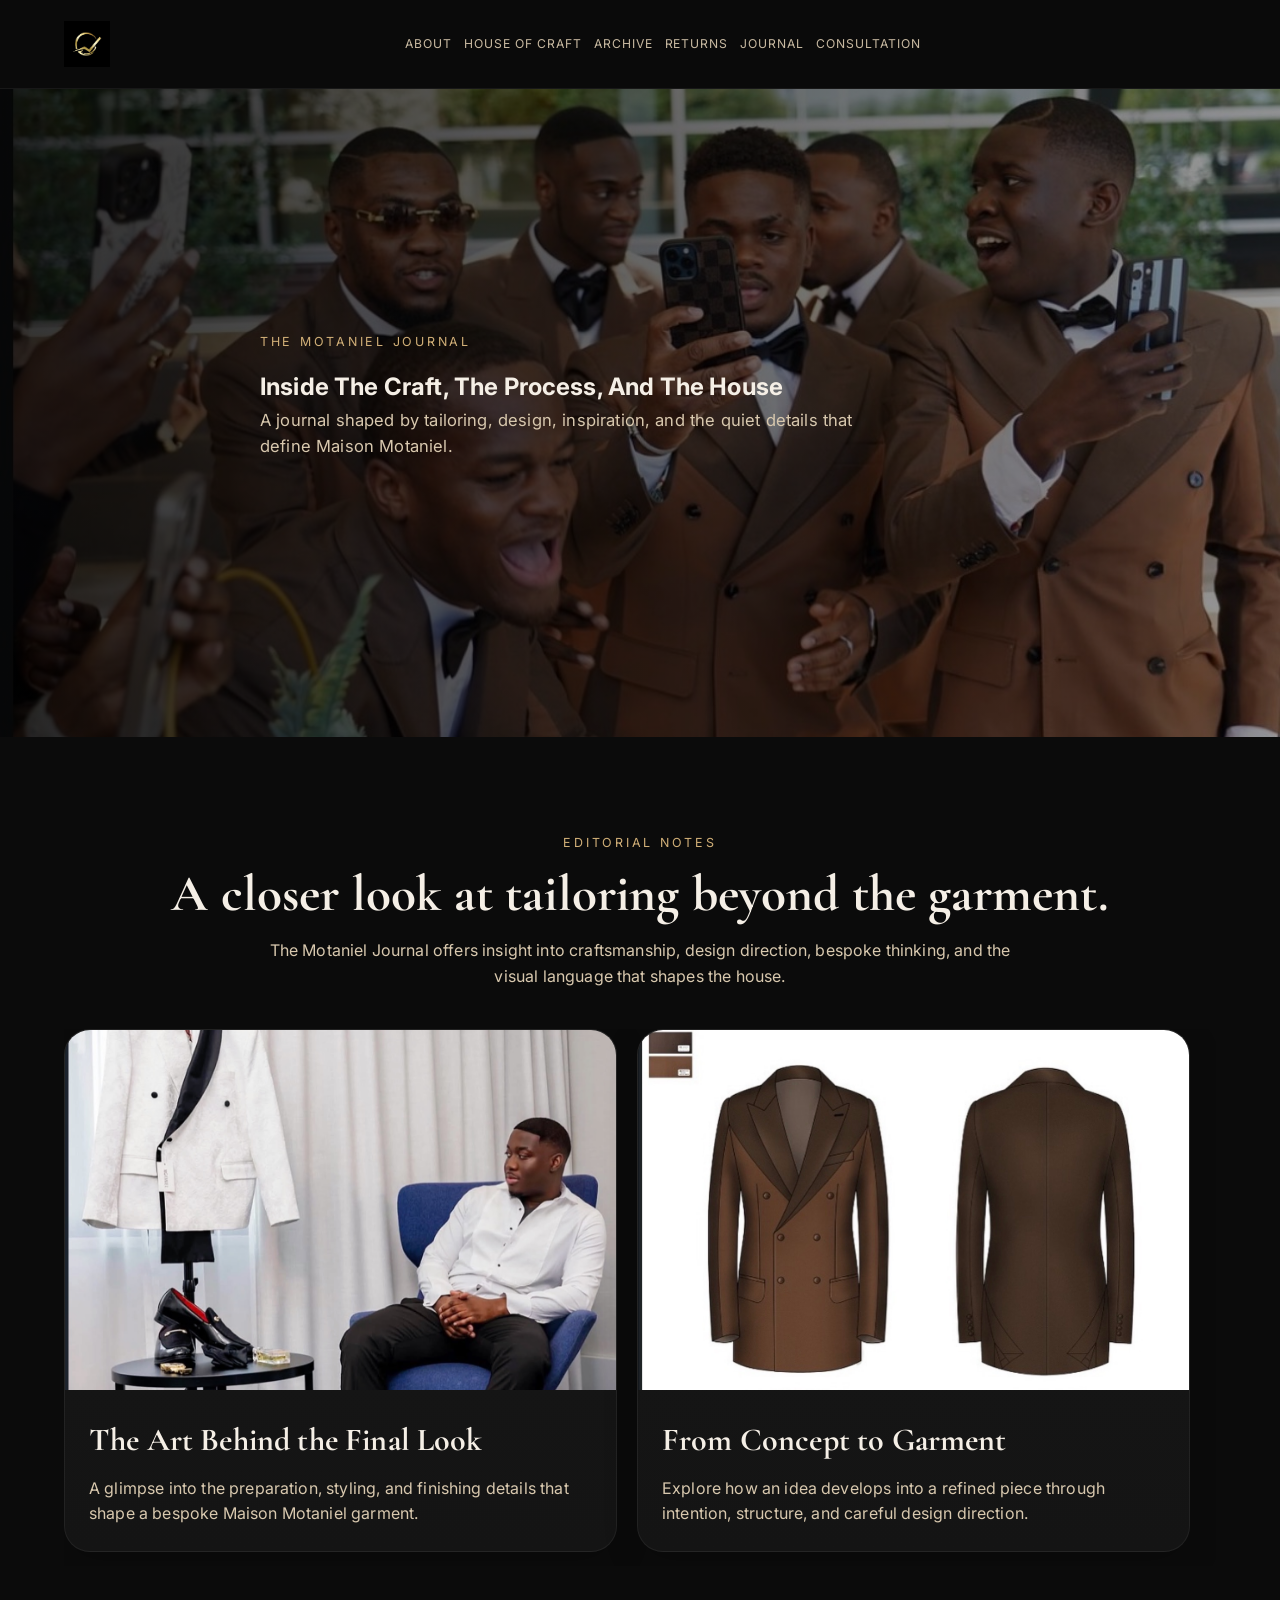
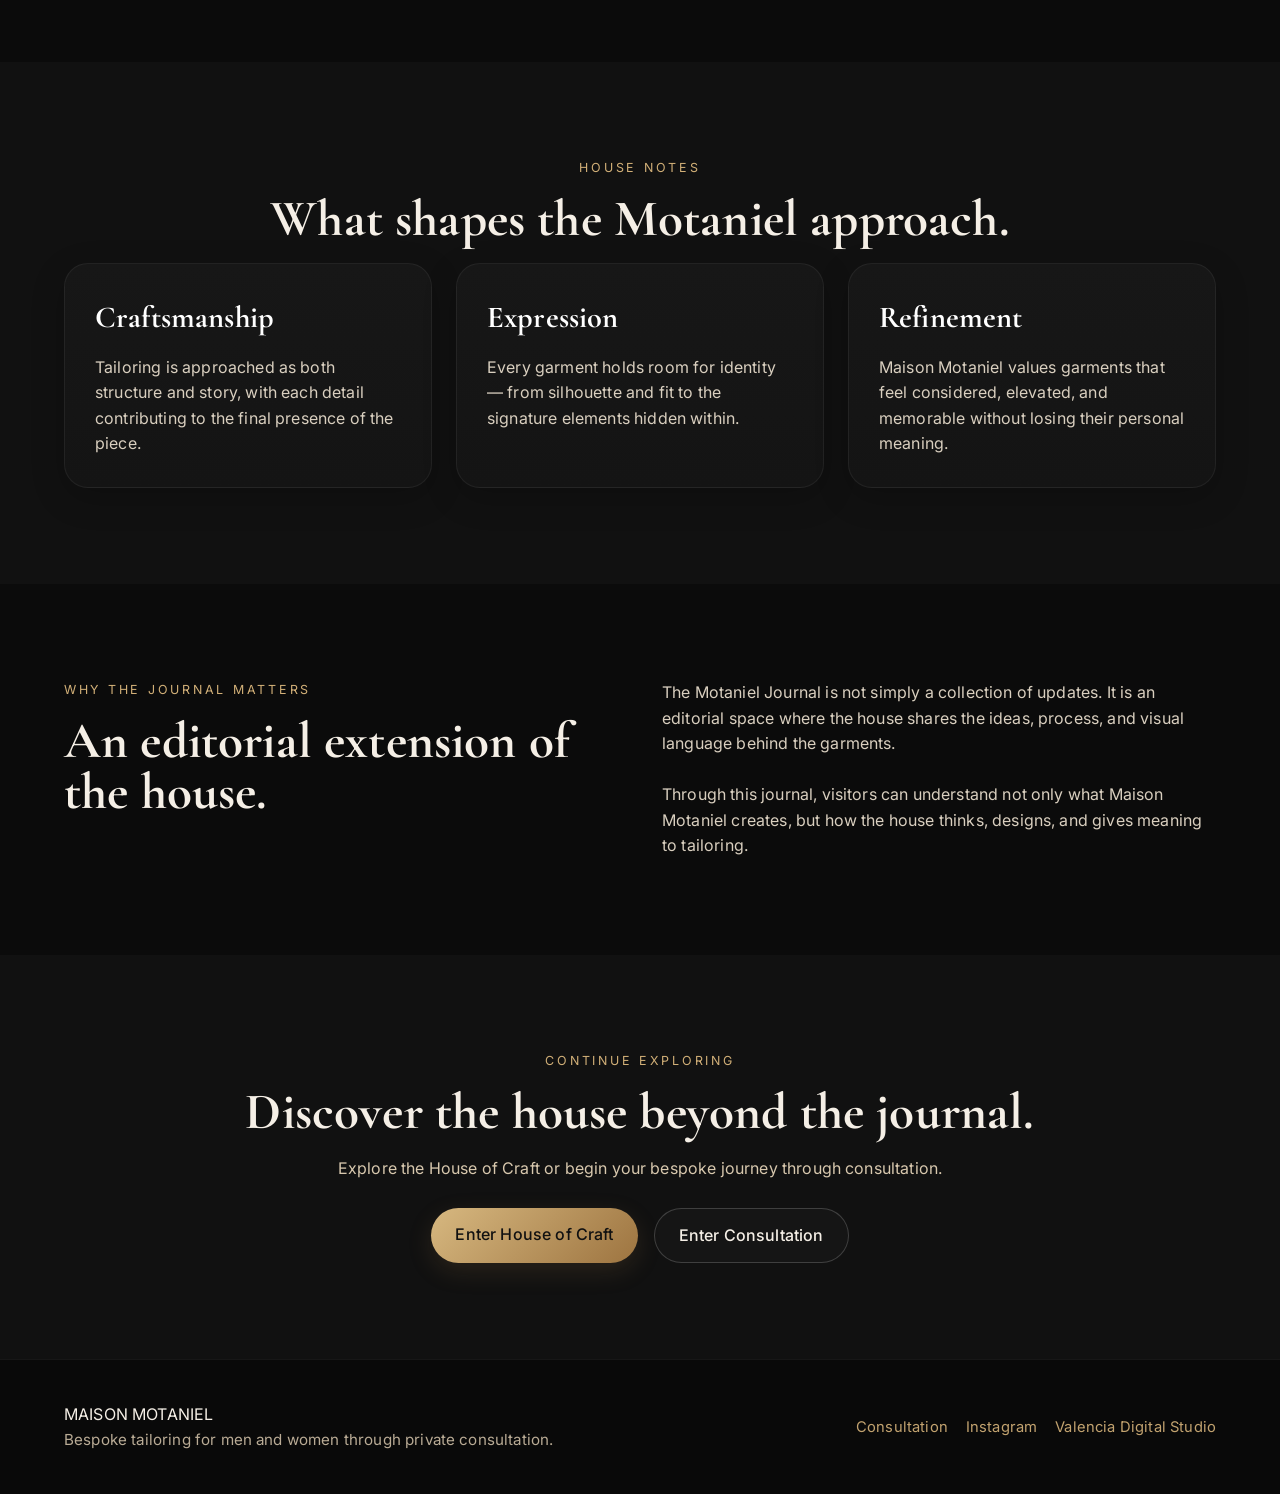
<file: journal.html>
<!DOCTYPE html>
<html lang="en">
<head>
  <meta charset="UTF-8" />
  <meta name="viewport" content="width=device-width, initial-scale=1.0" />
  <title>Motaniel Journal | Maison Motaniel</title>
  <meta name="description" content="Explore the Motaniel Journal — an editorial space for tailoring insight, craftsmanship, inspiration, and the story behind Maison Motaniel." />

  <link rel="preconnect" href="https://fonts.googleapis.com">
  <link rel="preconnect" href="https://fonts.gstatic.com" crossorigin>
  <link href="https://fonts.googleapis.com/css2?family=Cormorant+Garamond:wght@400;500;600;700&family=Inter:wght@300;400;500;600&display=swap" rel="stylesheet">

  <link rel="stylesheet" href="style.css">
</head>
<body>

<header class="site-header">
  <div class="container nav">

    <a href="index.html" class="logo">
      <img src="assets/motaniel-logo.png" alt="Maison Motaniel Logo">
    </a>

    <nav class="menu" id="menu">
      <a href="about.html">About</a>
      <a href="craft.html">House of Craft</a>
      <a href="archive.html">Archive</a>
      <a href="returns.html">Returns</a>
      <a href="journal.html">Journal</a>
      <a href="consultation.html">Consultation</a>
    </nav>

    <div class="header-right">
      <button class="menu-toggle" id="menu-toggle" aria-label="Toggle menu">☰</button>
    </div>

  </div>
</header>

  <section class="inner-hero">
    <div class="container inner-hero-content">
      <p class="eyebrow">The Motaniel Journal</p>
      <h1>Inside The Craft, The Process, And The House</h1>
      <p class="hero-text">
        A journal shaped by tailoring, design, inspiration, and the quiet details that define Maison Motaniel.
      </p>
    </div>
  </section>

  <section class="section">
    <div class="container">
      <p class="eyebrow center">Editorial Notes</p>
      <h2 class="center">A closer look at tailoring beyond the garment.</h2>
      <p class="brand-intro center">
        The Motaniel Journal offers insight into craftsmanship, design direction, bespoke thinking,
        and the visual language that shapes the house.
      </p>

      <div class="journal-feature-grid">

        <div class="journal-feature-card">
          <div class="journal-feature-image">
            <img src="assets/journal-1.jpg" alt="The Art Behind the Final Look">
          </div>
          <div class="journal-feature-text">
            <h3>The Art Behind the Final Look</h3>
            <p>
              A glimpse into the preparation, styling, and finishing details that shape a bespoke Maison Motaniel garment.
            </p>
          </div>
        </div>

        <div class="journal-feature-card">
          <div class="journal-feature-image">
            <img src="assets/journal-2.jpg" alt="From Concept to Garment">
          </div>
          <div class="journal-feature-text">
            <h3>From Concept to Garment</h3>
            <p>
              Explore how an idea develops into a refined piece through intention, structure, and careful design direction.
            </p>
          </div>
        </div>

      </div>
    </div>
  </section>

  <section class="section dark-section">
    <div class="container">
      <p class="eyebrow center">House Notes</p>
      <h2 class="center">What shapes the Motaniel approach.</h2>

      <div class="cards">
        <div class="card">
          <h3>Craftsmanship</h3>
          <p>
            Tailoring is approached as both structure and story, with each detail contributing to the final presence of the piece.
          </p>
        </div>

        <div class="card">
          <h3>Expression</h3>
          <p>
            Every garment holds room for identity — from silhouette and fit to the signature elements hidden within.
          </p>
        </div>

        <div class="card">
          <h3>Refinement</h3>
          <p>
            Maison Motaniel values garments that feel considered, elevated, and memorable without losing their personal meaning.
          </p>
        </div>
      </div>
    </div>
  </section>

  <section class="section">
    <div class="container two-column">
      <div>
        <p class="eyebrow">Why The Journal Matters</p>
        <h2>An editorial extension of the house.</h2>
      </div>
      <div>
        <p>
          The Motaniel Journal is not simply a collection of updates. It is an editorial space where the house shares
          the ideas, process, and visual language behind the garments.
        </p>
        <br>
        <p>
          Through this journal, visitors can understand not only what Maison Motaniel creates, but how the house thinks,
          designs, and gives meaning to tailoring.
        </p>
      </div>
    </div>
  </section>

  <section class="section dark-section">
    <div class="container consultation-box">
      <p class="eyebrow center">Continue Exploring</p>
      <h2 class="center">Discover the house beyond the journal.</h2>
      <p class="center consultation-text">
        Explore the House of Craft or begin your bespoke journey through consultation.
      </p>

      <div class="hero-buttons center-buttons">
        <a href="craft.html" class="btn btn-gold">Enter House of Craft</a>
        <a href="consultation.html" class="btn btn-outline">Enter Consultation</a>
      </div>
    </div>
  </section>

  <footer class="footer">
    <div class="container footer-wrap">
      <div>
        <div class="footer-brand">MAISON MOTANIEL</div>
        <p class="footer-text">Bespoke tailoring for men and women through private consultation.</p>
      </div>

      <div class="footer-links">
        <a href="consultation.html">Consultation</a>
        <a href="https://www.instagram.com/maisonmotaniel" target="_blank">Instagram</a>
        <a href="https://www.instagram.com/valenciadigitalstudio" target="_blank">Valencia Digital Studio</a>
      </div>
    </div>
  </footer>

  <script>
    const toggle = document.getElementById("menu-toggle");
    const menu = document.getElementById("menu");

    toggle.addEventListener("click", () => {
      menu.classList.toggle("show");
    });
  </script>

</body>
</html>
</file>
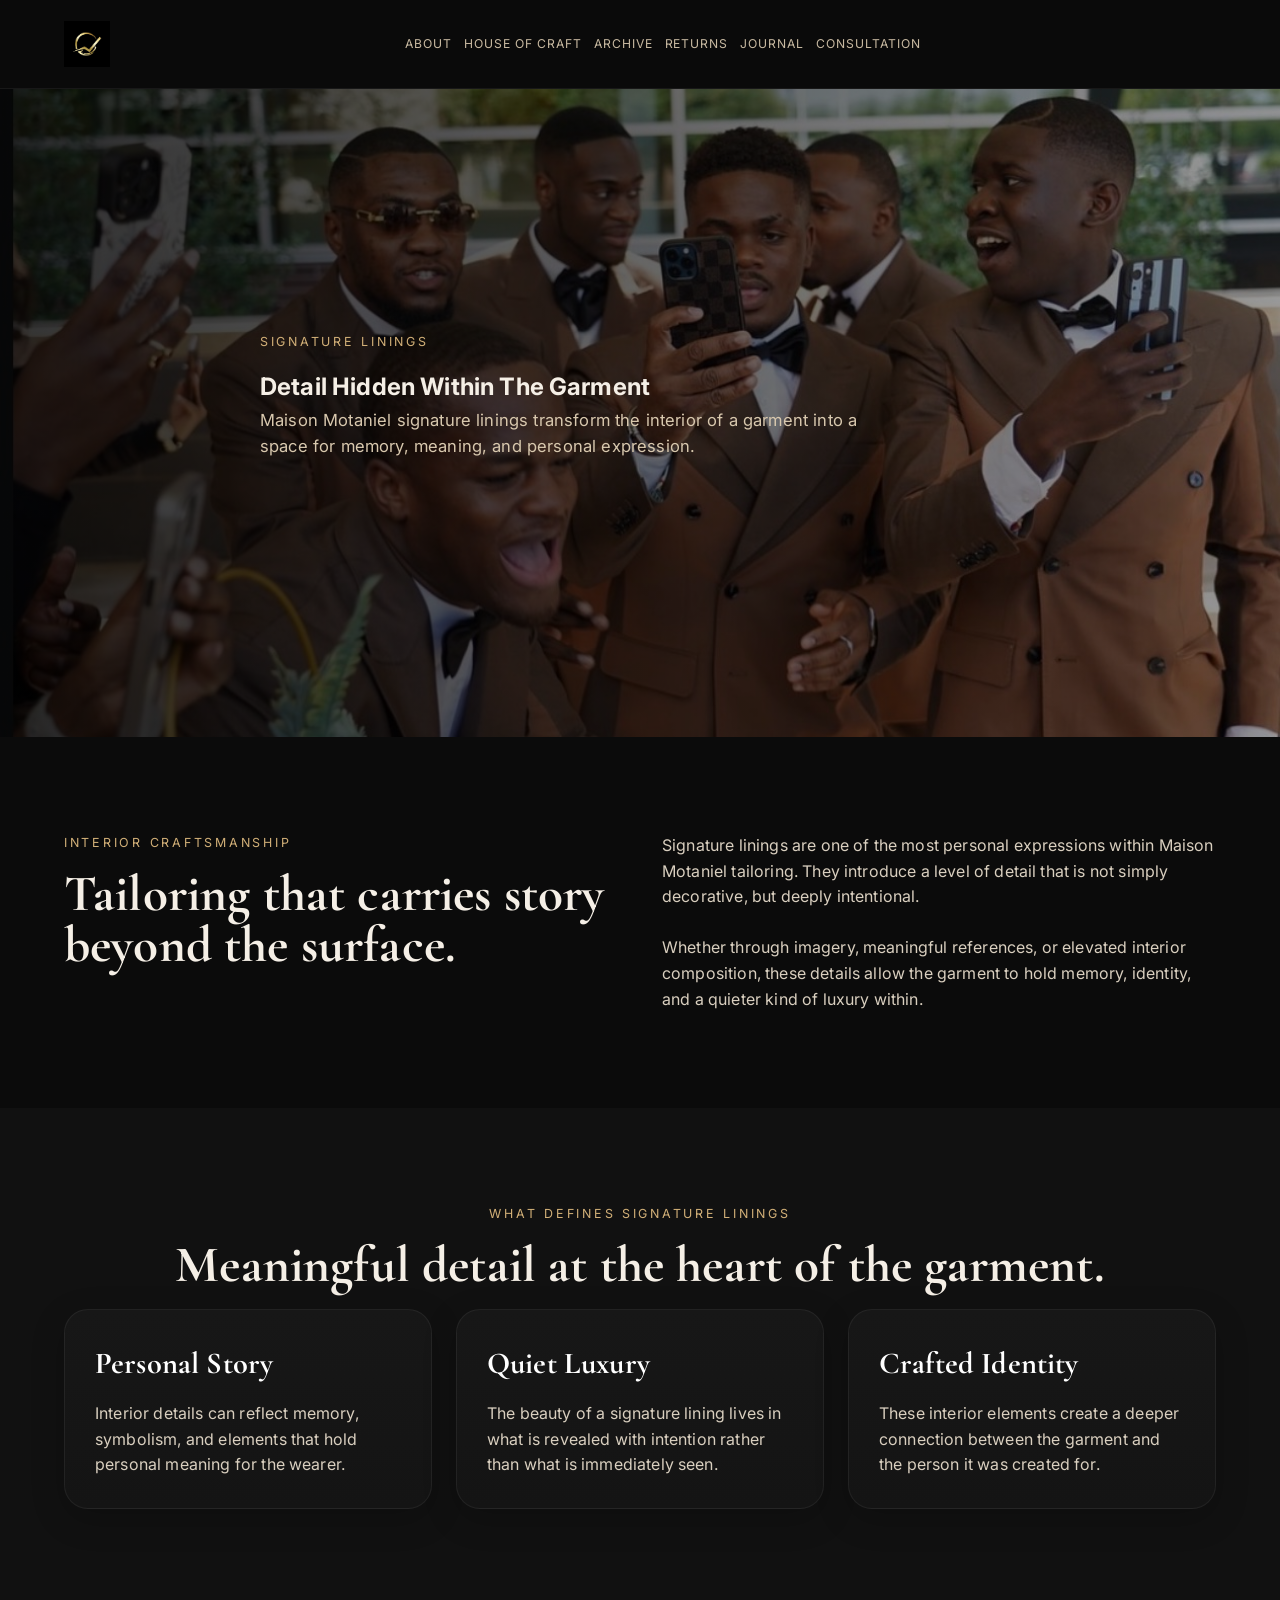
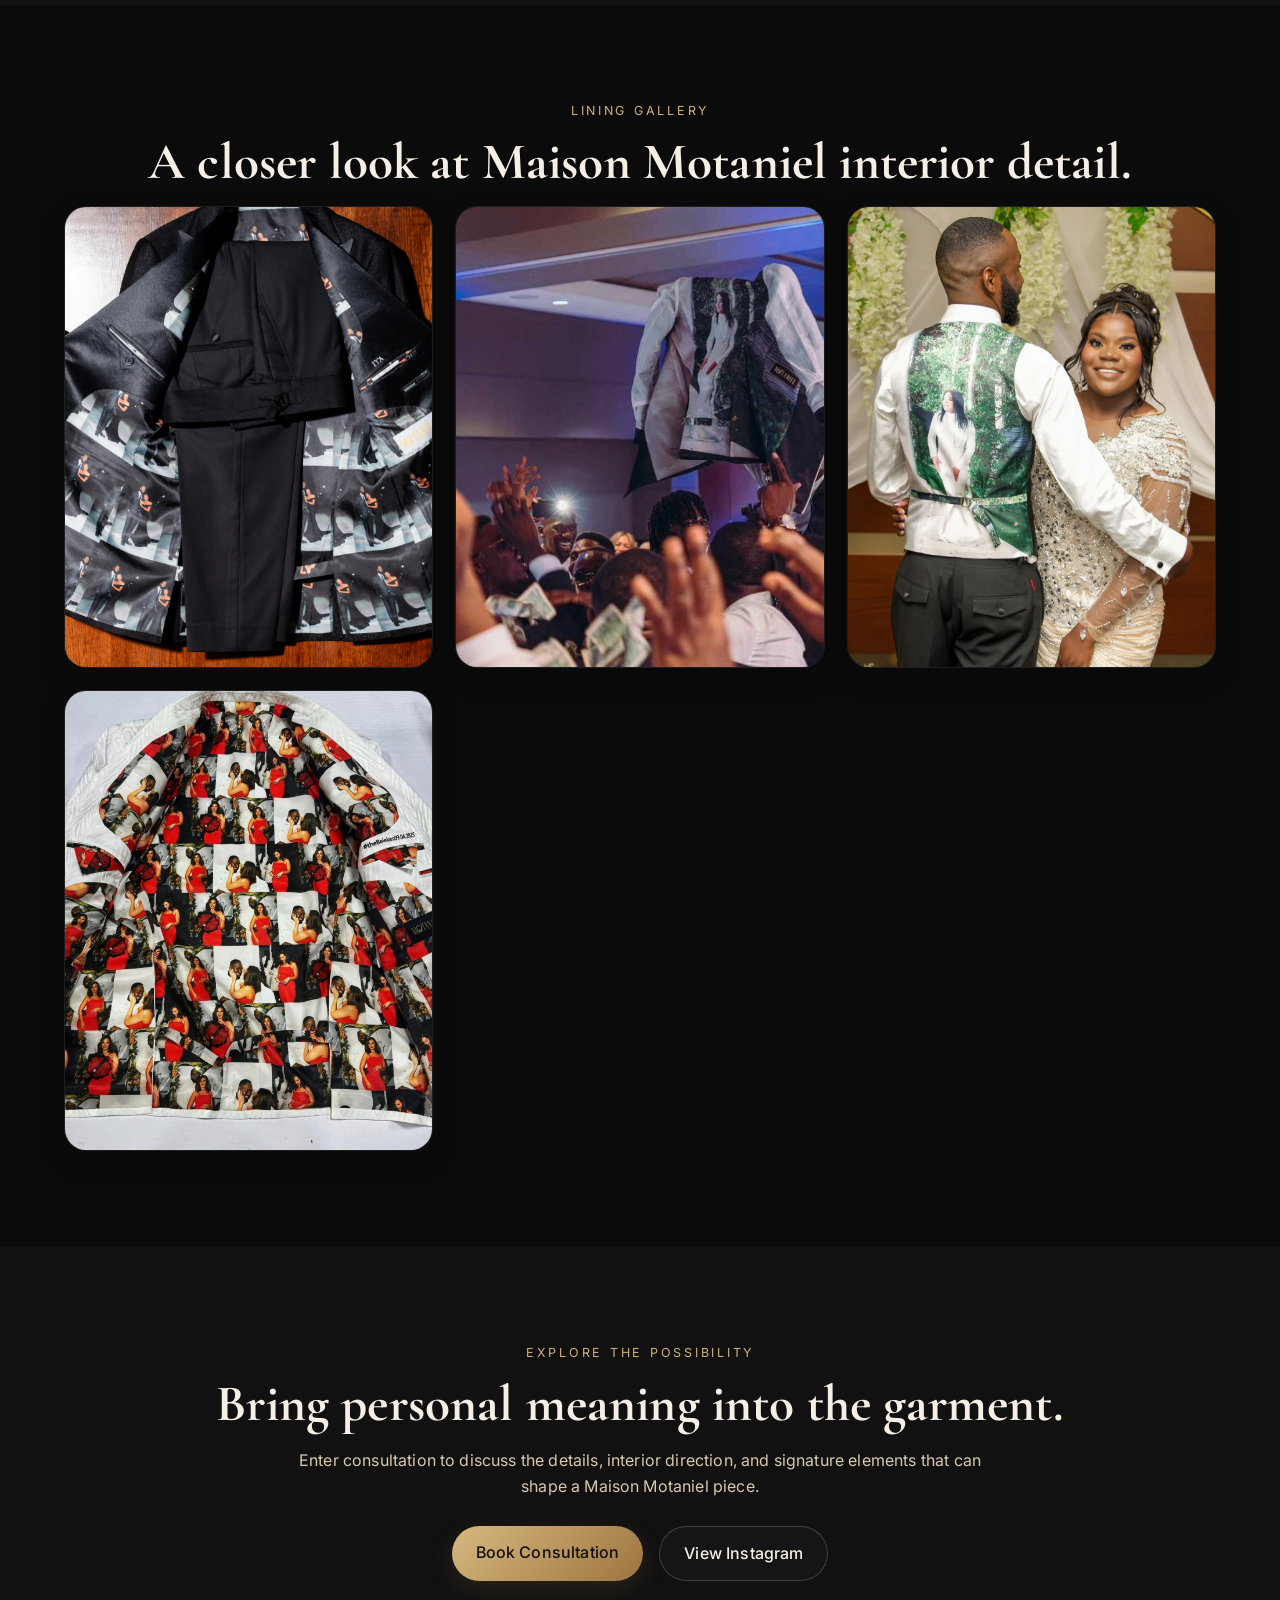
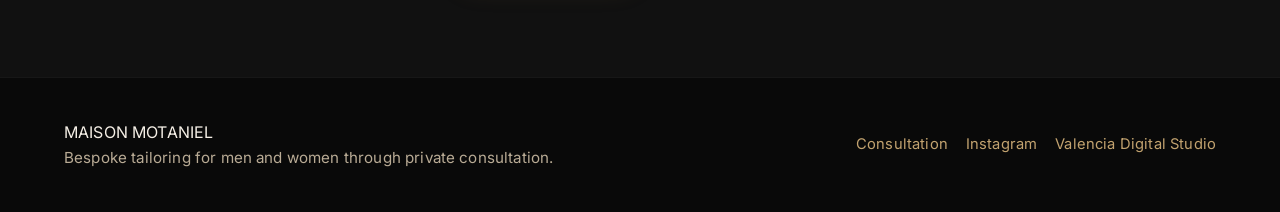
<file: linings.html>
<!DOCTYPE html>
<html lang="en">
<head>
  <meta charset="UTF-8" />
  <meta name="viewport" content="width=device-width, initial-scale=1.0" />
  <title>Signature Linings | Maison Motaniel</title>
  <meta name="description" content="Explore signature linings by Maison Motaniel — interior craftsmanship, personal details, and custom tailoring designed with story and meaning." />

  <link rel="preconnect" href="https://fonts.googleapis.com">
  <link rel="preconnect" href="https://fonts.gstatic.com" crossorigin>
  <link href="https://fonts.googleapis.com/css2?family=Cormorant+Garamond:wght@400;500;600;700&family=Inter:wght@300;400;500;600&display=swap" rel="stylesheet">
  <link rel="stylesheet" href="style.css">
</head>
<body>

<header class="site-header">
  <div class="container nav">

    <a href="index.html" class="logo">
      <img src="assets/motaniel-logo.png" alt="Maison Motaniel Logo">
    </a>

    <nav class="menu" id="menu">
      <a href="about.html">About</a>
      <a href="craft.html">House of Craft</a>
      <a href="archive.html">Archive</a>
      <a href="returns.html">Returns</a>
      <a href="journal.html">Journal</a>
      <a href="consultation.html">Consultation</a>
    </nav>

    <div class="header-right">
      <button class="menu-toggle" id="menu-toggle" aria-label="Toggle menu">☰</button>
    </div>

  </div>
</header>

  <section class="inner-hero">
    <div class="container inner-hero-content">
      <p class="eyebrow">Signature Linings</p>
      <h1>Detail Hidden Within The Garment</h1>
      <p class="hero-text">
        Maison Motaniel signature linings transform the interior of a garment into a space for memory,
        meaning, and personal expression.
      </p>
    </div>
  </section>

  <section class="section">
    <div class="container two-column">
      <div>
        <p class="eyebrow">Interior Craftsmanship</p>
        <h2>Tailoring that carries story beyond the surface.</h2>
      </div>
      <div>
        <p>
          Signature linings are one of the most personal expressions within Maison Motaniel tailoring.
          They introduce a level of detail that is not simply decorative, but deeply intentional.
        </p>
        <br>
        <p>
          Whether through imagery, meaningful references, or elevated interior composition, these details
          allow the garment to hold memory, identity, and a quieter kind of luxury within.
        </p>
      </div>
    </div>
  </section>

  <section class="section dark-section">
    <div class="container">
      <p class="eyebrow center">What Defines Signature Linings</p>
      <h2 class="center">Meaningful detail at the heart of the garment.</h2>

      <div class="cards">
        <div class="card">
          <h3>Personal Story</h3>
          <p>Interior details can reflect memory, symbolism, and elements that hold personal meaning for the wearer.</p>
        </div>

        <div class="card">
          <h3>Quiet Luxury</h3>
          <p>The beauty of a signature lining lives in what is revealed with intention rather than what is immediately seen.</p>
        </div>

        <div class="card">
          <h3>Crafted Identity</h3>
          <p>These interior elements create a deeper connection between the garment and the person it was created for.</p>
        </div>
      </div>
    </div>
  </section>

  <section class="section">
    <div class="container">
      <p class="eyebrow center">Lining Gallery</p>
      <h2 class="center">A closer look at Maison Motaniel interior detail.</h2>

      <div class="gallery-grid">
        <div class="gallery-item"><img src="assets/lining-1.jpg" alt="Signature lining image 1"></div>
        <div class="gallery-item"><img src="assets/lining-2.jpg" alt="Signature lining image 2"></div>
        <div class="gallery-item"><img src="assets/lining-3.jpg" alt="Signature lining image 3"></div>
        <div class="gallery-item"><img src="assets/lining-4.jpg" alt="Signature lining image 4"></div>
      </div>
    </div>
  </section>

  <section class="section dark-section">
    <div class="container consultation-box">
      <p class="eyebrow center">Explore The Possibility</p>
      <h2 class="center">Bring personal meaning into the garment.</h2>
      <p class="center consultation-text">
        Enter consultation to discuss the details, interior direction, and signature elements
        that can shape a Maison Motaniel piece.
      </p>

      <div class="hero-buttons center-buttons">
        <a href="consultation.html" class="btn btn-gold">Book Consultation</a>
        <a href="https://www.instagram.com/maisonmotaniel?igsh=MmF2M21vanVxc3ds" target="_blank" class="btn btn-outline">View Instagram</a>
      </div>
    </div>
  </section>

  <footer class="footer">
    <div class="container footer-wrap">
      <div>
        <div class="footer-brand">MAISON MOTANIEL</div>
        <p class="footer-text">Bespoke tailoring for men and women through private consultation.</p>
      </div>
      <div class="footer-links">
        <a href="consultation.html">Consultation</a>
        <a href="https://www.instagram.com/maisonmotaniel" target="_blank">Instagram</a>
        <a href="https://www.instagram.com/valenciadigitalstudio" target="_blank">Valencia Digital Studio</a>
      </div>
    </div>
  </footer>

  <script>
    const toggle = document.getElementById("menu-toggle");
    const menu = document.getElementById("menu");
    toggle.addEventListener("click", () => {
      menu.classList.toggle("show");
    });
  </script>

</body>
</html>
</file>
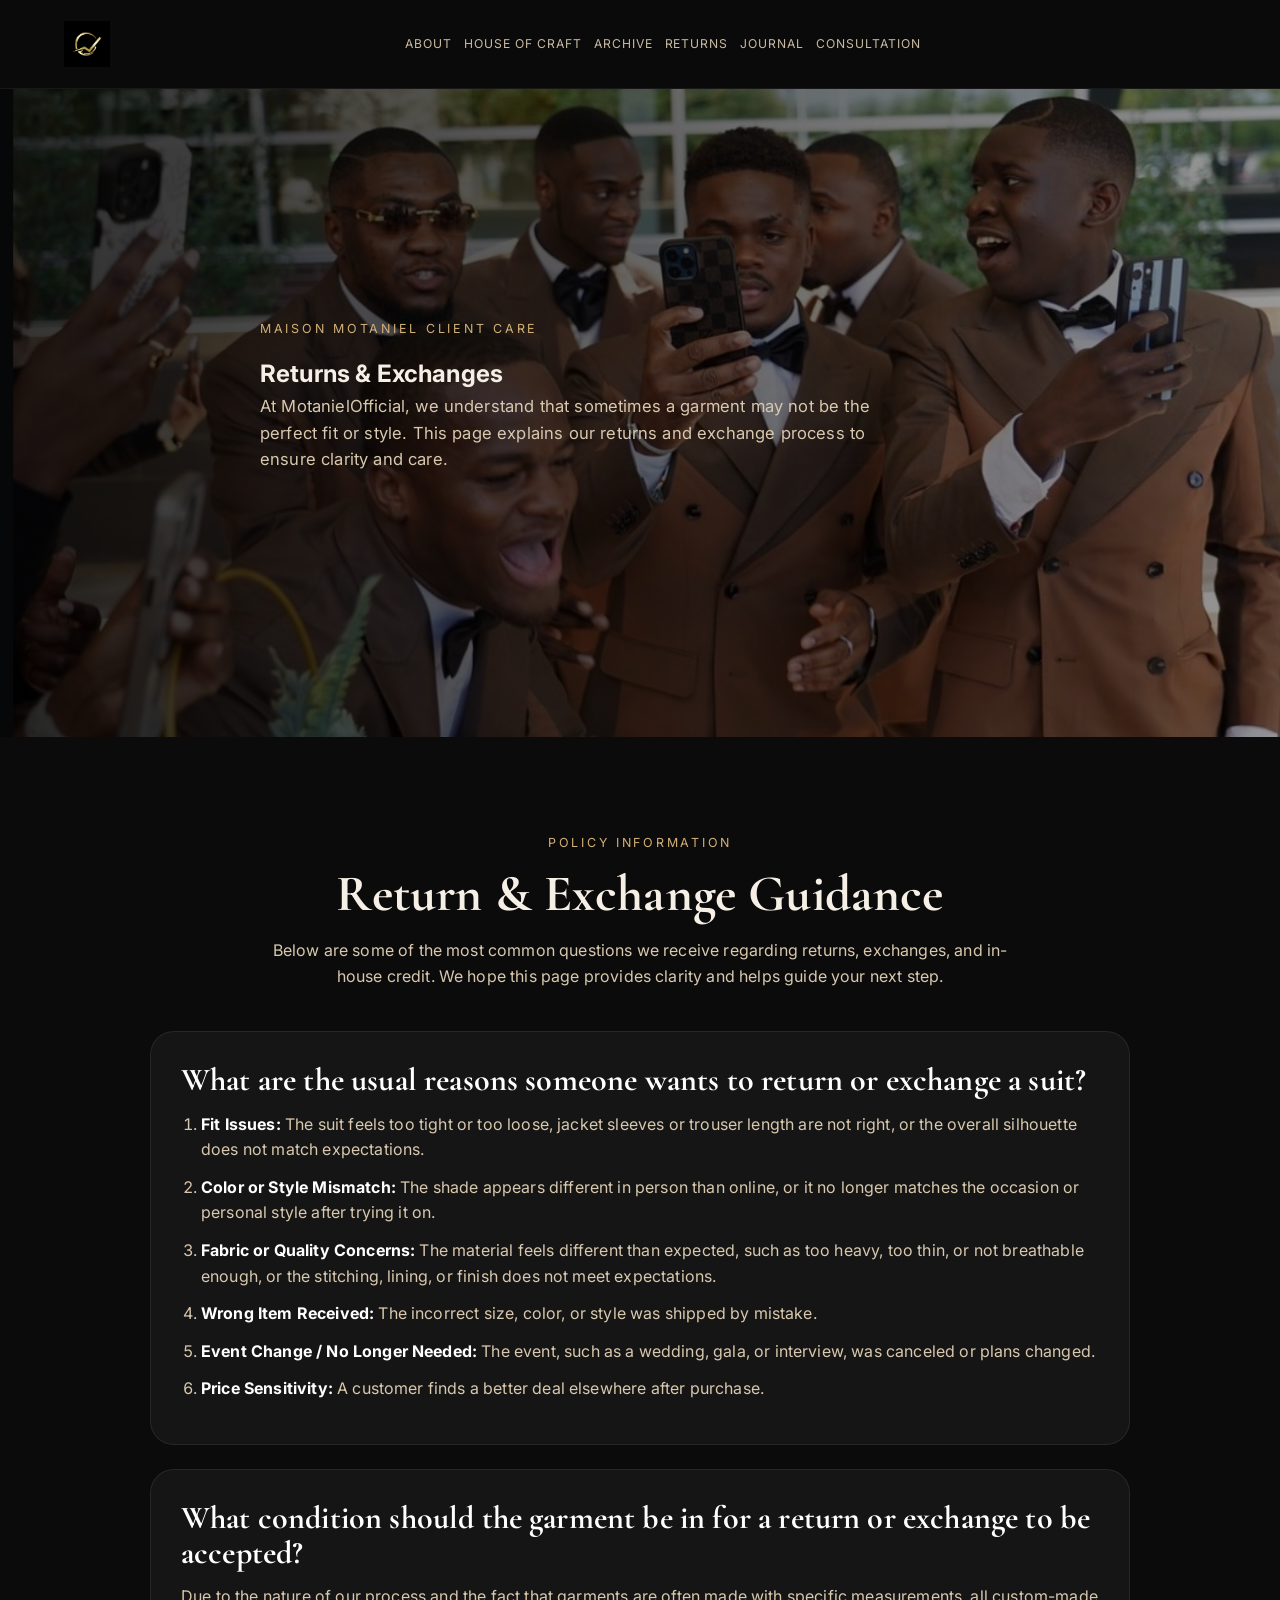
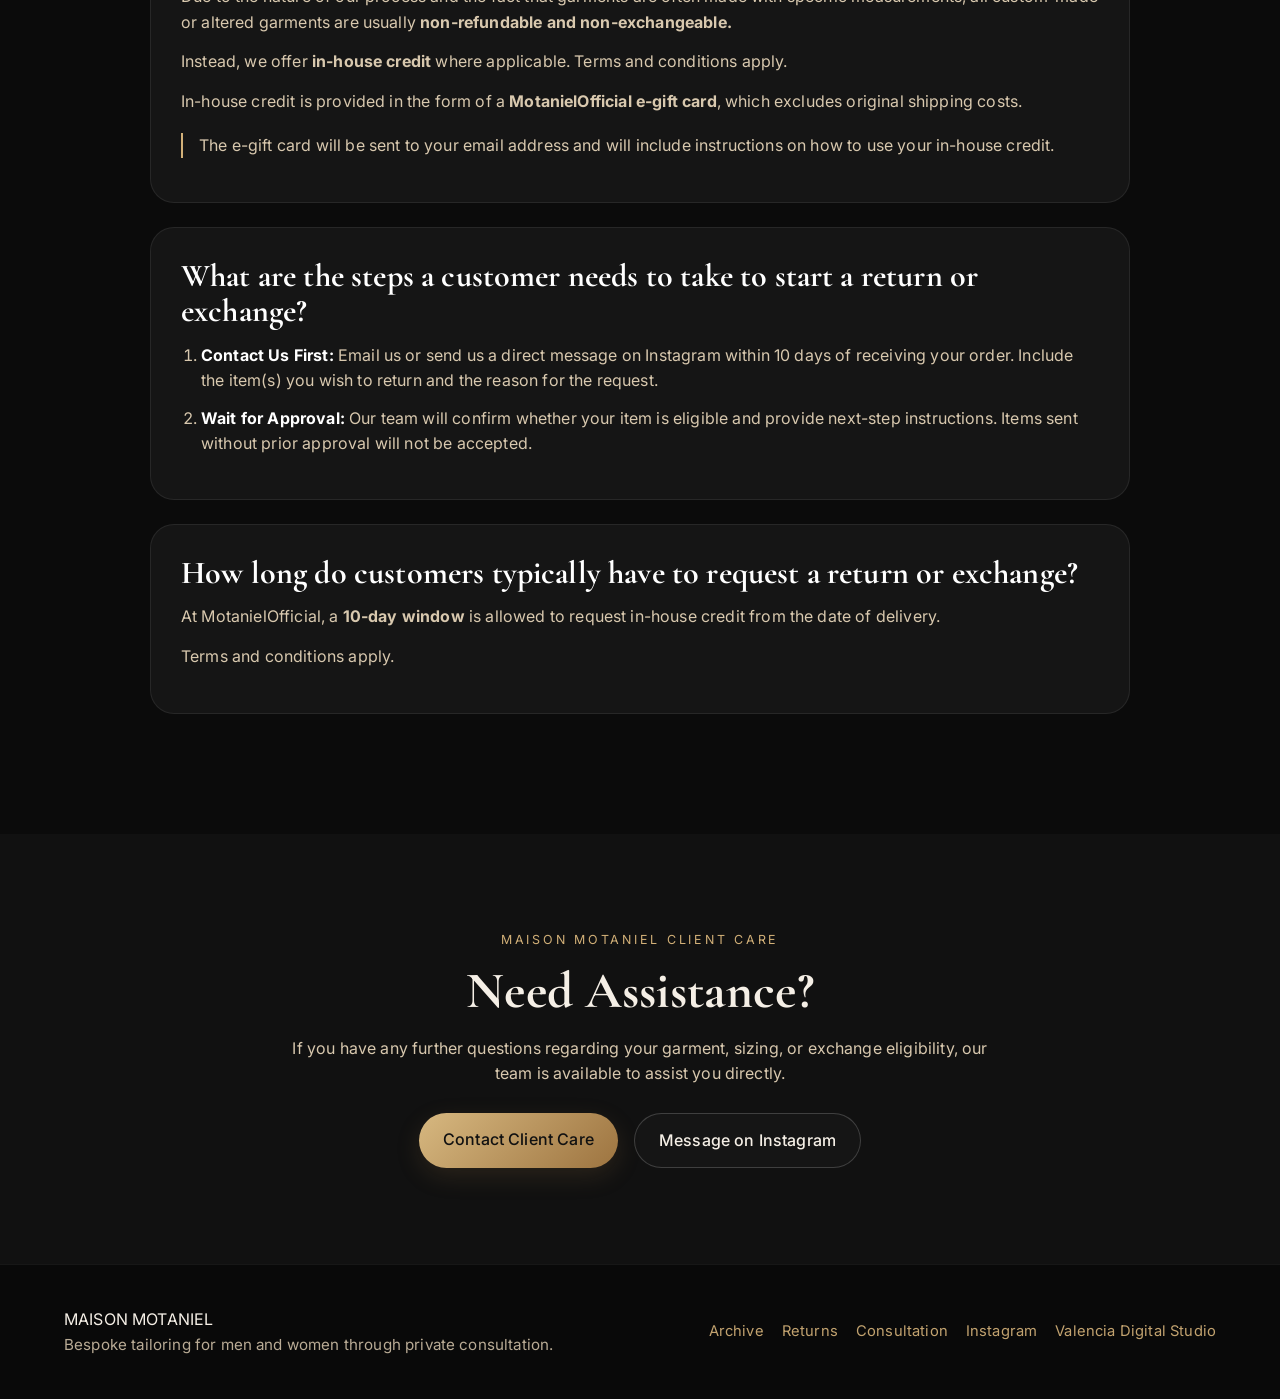
<file: returns.html>
<!DOCTYPE html>
<html lang="en">
<head>
  <meta charset="UTF-8" />
  <meta name="viewport" content="width=device-width, initial-scale=1.0" />
  <title>Returns & Exchanges | Maison Motaniel</title>
  <meta name="description" content="Read the Maison Motaniel returns and exchanges policy, including in-house credit terms, eligibility, and client care support." />

  <link rel="preconnect" href="https://fonts.googleapis.com">
  <link rel="preconnect" href="https://fonts.gstatic.com" crossorigin>
  <link href="https://fonts.googleapis.com/css2?family=Cormorant+Garamond:wght@400;500;600;700&family=Inter:wght@300;400;500;600&display=swap" rel="stylesheet">

  <link rel="stylesheet" href="style.css">

  <style>
    .policy-wrap {
      max-width: 980px;
      margin: 0 auto;
    }

    .policy-intro {
      max-width: 760px;
      margin: 0 auto 42px;
    }

    .policy-card {
      background: #151515;
      border: 1px solid rgba(255,255,255,0.08);
      border-radius: 24px;
      padding: 30px;
      margin-bottom: 24px;
    }

    .policy-card h3 {
      font-family: 'Cormorant Garamond', serif;
      font-size: 2rem;
      color: #ffffff;
      margin-bottom: 14px;
      line-height: 1.1;
    }

    .policy-card p {
      color: #d8c8ae;
      margin-bottom: 14px;
    }

    .policy-list {
      padding-left: 20px;
      margin-top: 10px;
    }

    .policy-list li {
      color: #d8c8ae;
      margin-bottom: 12px;
    }

    .policy-list strong {
      color: #ffffff;
    }

    .policy-note {
      border-left: 2px solid #d2b078;
      padding-left: 16px;
      margin-top: 18px;
    }

    @media (max-width: 640px) {
      .policy-card {
        padding: 24px 20px;
      }

      .policy-card h3 {
        font-size: 1.7rem;
      }
    }
  </style>
</head>
<body>

<header class="site-header">
  <div class="container nav">

    <a href="index.html" class="logo">
      <img src="assets/motaniel-logo.png" alt="Maison Motaniel Logo">
    </a>

    <nav class="menu" id="menu">
      <a href="about.html">About</a>
      <a href="craft.html">House of Craft</a>
      <a href="archive.html">Archive</a>
      <a href="returns.html">Returns</a>
      <a href="journal.html">Journal</a>
      <a href="consultation.html">Consultation</a>
    </nav>

    <div class="header-right">
      <button class="menu-toggle" id="menu-toggle" aria-label="Toggle menu">☰</button>
    </div>

  </div>
</header>

  <section class="inner-hero">
    <div class="container inner-hero-content">
      <p class="eyebrow">Maison Motaniel Client Care</p>
      <h1>Returns & Exchanges</h1>
      <p class="hero-text">
        At MotanielOfficial, we understand that sometimes a garment may not be the perfect fit or style.
        This page explains our returns and exchange process to ensure clarity and care.
      </p>
    </div>
  </section>

  <section class="section">
    <div class="container policy-wrap">

      <div class="policy-intro center">
        <p class="eyebrow">Policy Information</p>
        <h2>Return & Exchange Guidance</h2>
        <p class="brand-intro">
          Below are some of the most common questions we receive regarding returns, exchanges, and in-house credit.
          We hope this page provides clarity and helps guide your next step.
        </p>
      </div>

      <div class="policy-card">
        <h3>What are the usual reasons someone wants to return or exchange a suit?</h3>

        <ol class="policy-list">
          <li><strong>Fit Issues:</strong> The suit feels too tight or too loose, jacket sleeves or trouser length are not right, or the overall silhouette does not match expectations.</li>
          <li><strong>Color or Style Mismatch:</strong> The shade appears different in person than online, or it no longer matches the occasion or personal style after trying it on.</li>
          <li><strong>Fabric or Quality Concerns:</strong> The material feels different than expected, such as too heavy, too thin, or not breathable enough, or the stitching, lining, or finish does not meet expectations.</li>
          <li><strong>Wrong Item Received:</strong> The incorrect size, color, or style was shipped by mistake.</li>
          <li><strong>Event Change / No Longer Needed:</strong> The event, such as a wedding, gala, or interview, was canceled or plans changed.</li>
          <li><strong>Price Sensitivity:</strong> A customer finds a better deal elsewhere after purchase.</li>
        </ol>
      </div>

      <div class="policy-card">
        <h3>What condition should the garment be in for a return or exchange to be accepted?</h3>

        <p>
          Due to the nature of our process and the fact that garments are often made with specific measurements,
          all custom-made or altered garments are usually <strong>non-refundable and non-exchangeable.</strong>
        </p>

        <p>
          Instead, we offer <strong>in-house credit</strong> where applicable. Terms and conditions apply.
        </p>

        <p>
          In-house credit is provided in the form of a <strong>MotanielOfficial e-gift card</strong>, which excludes original shipping costs.
        </p>

        <p class="policy-note">
          The e-gift card will be sent to your email address and will include instructions on how to use your in-house credit.
        </p>
      </div>

      <div class="policy-card">
        <h3>What are the steps a customer needs to take to start a return or exchange?</h3>

        <ol class="policy-list">
          <li><strong>Contact Us First:</strong> Email us or send us a direct message on Instagram within 10 days of receiving your order. Include the item(s) you wish to return and the reason for the request.</li>
          <li><strong>Wait for Approval:</strong> Our team will confirm whether your item is eligible and provide next-step instructions. Items sent without prior approval will not be accepted.</li>
        </ol>
      </div>

      <div class="policy-card">
        <h3>How long do customers typically have to request a return or exchange?</h3>

        <p>
          At MotanielOfficial, a <strong>10-day window</strong> is allowed to request in-house credit from the date of delivery.
        </p>

        <p>
          Terms and conditions apply.
        </p>
      </div>

    </div>
  </section>

  <section class="section dark-section">
    <div class="container consultation-box">
      <p class="eyebrow center">Maison Motaniel Client Care</p>
      <h2 class="center">Need Assistance?</h2>
      <p class="center consultation-text">
        If you have any further questions regarding your garment, sizing, or exchange eligibility,
        our team is available to assist you directly.
      </p>

      <div class="hero-buttons center-buttons">
        <a href="consultation.html" class="btn btn-gold">Contact Client Care</a>
        <a href="https://www.instagram.com/maisonmotaniel" target="_blank" class="btn btn-outline">Message on Instagram</a>
      </div>
    </div>
  </section>

  <footer class="footer">
    <div class="container footer-wrap">
      <div>
        <div class="footer-brand">MAISON MOTANIEL</div>
        <p class="footer-text">Bespoke tailoring for men and women through private consultation.</p>
      </div>

      <div class="footer-links">
        <a href="archive.html">Archive</a>
        <a href="returns.html">Returns</a>
        <a href="consultation.html">Consultation</a>
        <a href="https://www.instagram.com/maisonmotaniel" target="_blank">Instagram</a>
        <a href="https://www.instagram.com/valenciadigitalstudio" target="_blank">Valencia Digital Studio</a>
      </div>
    </div>
  </footer>

  <script>
    const toggle = document.getElementById("menu-toggle");
    const menu = document.getElementById("menu");

    toggle.addEventListener("click", () => {
      menu.classList.toggle("show");
    });
  </script>

</body>
</html>
</file>
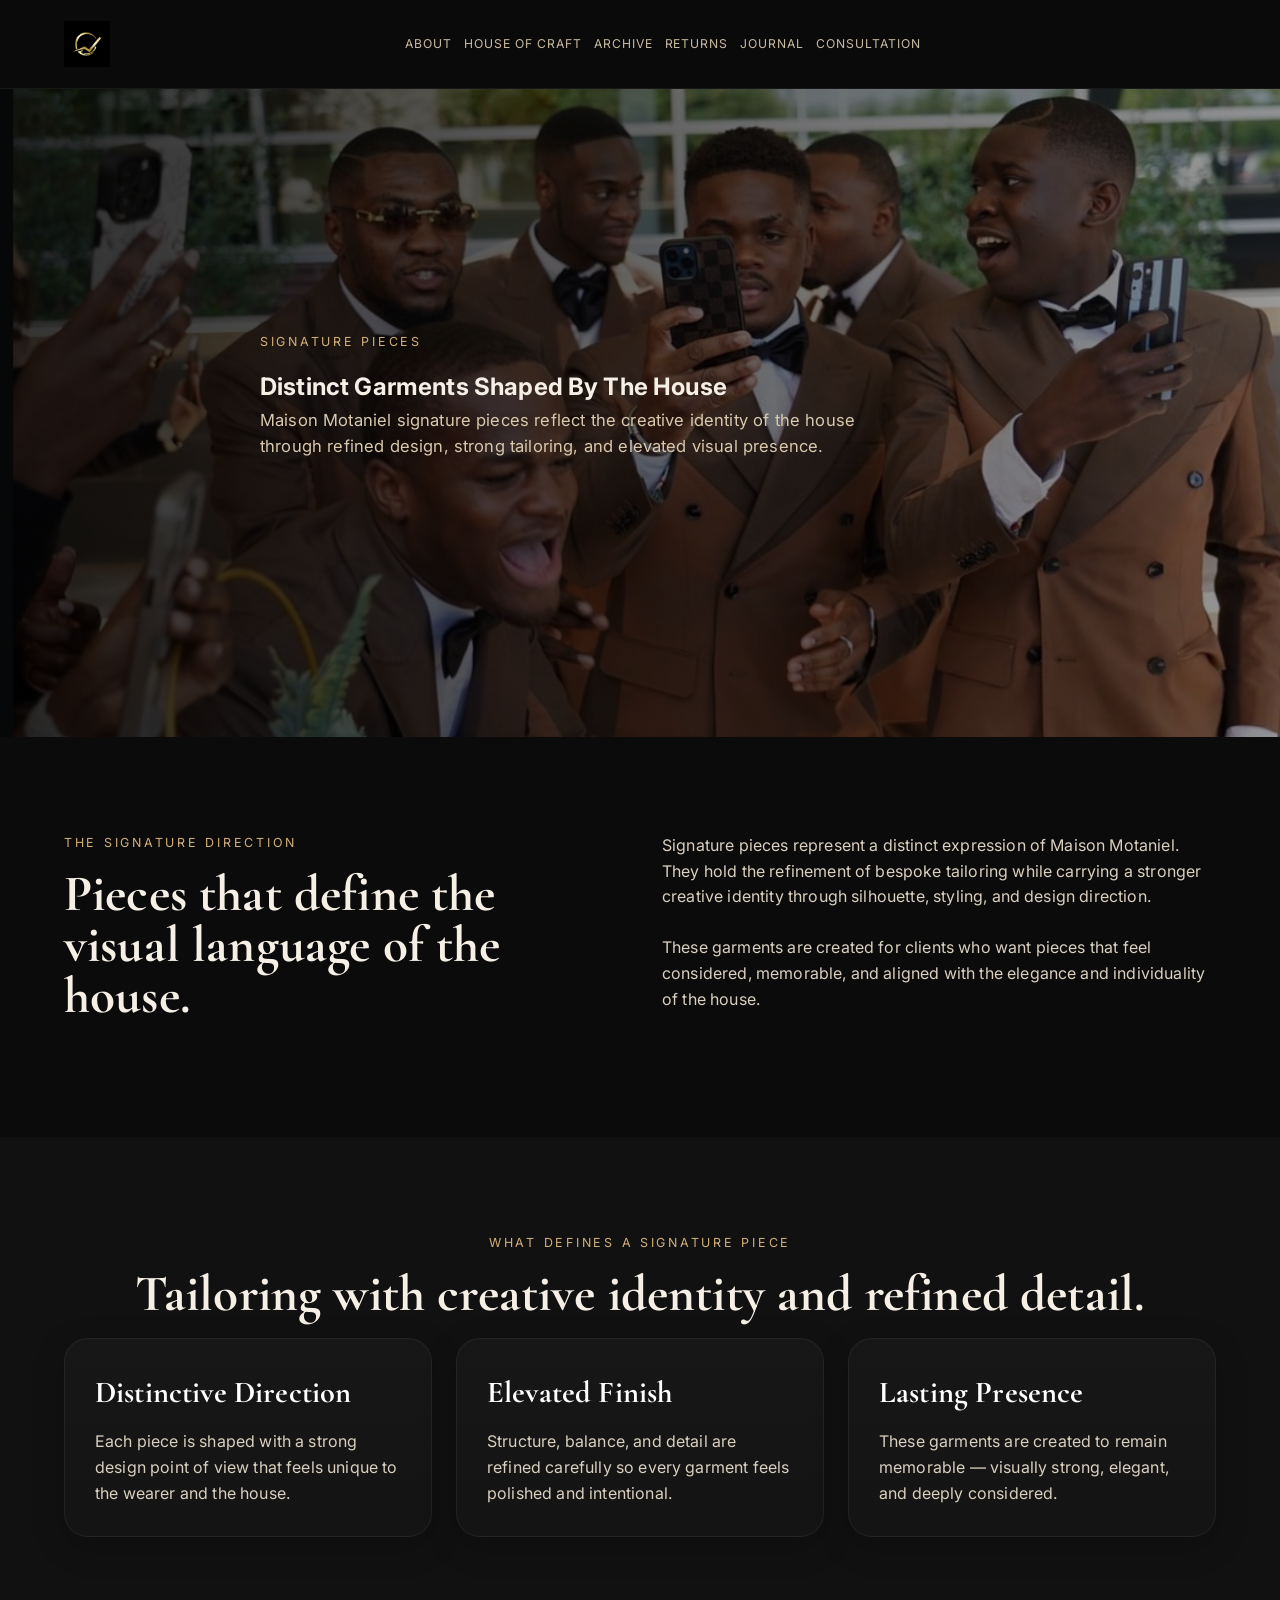
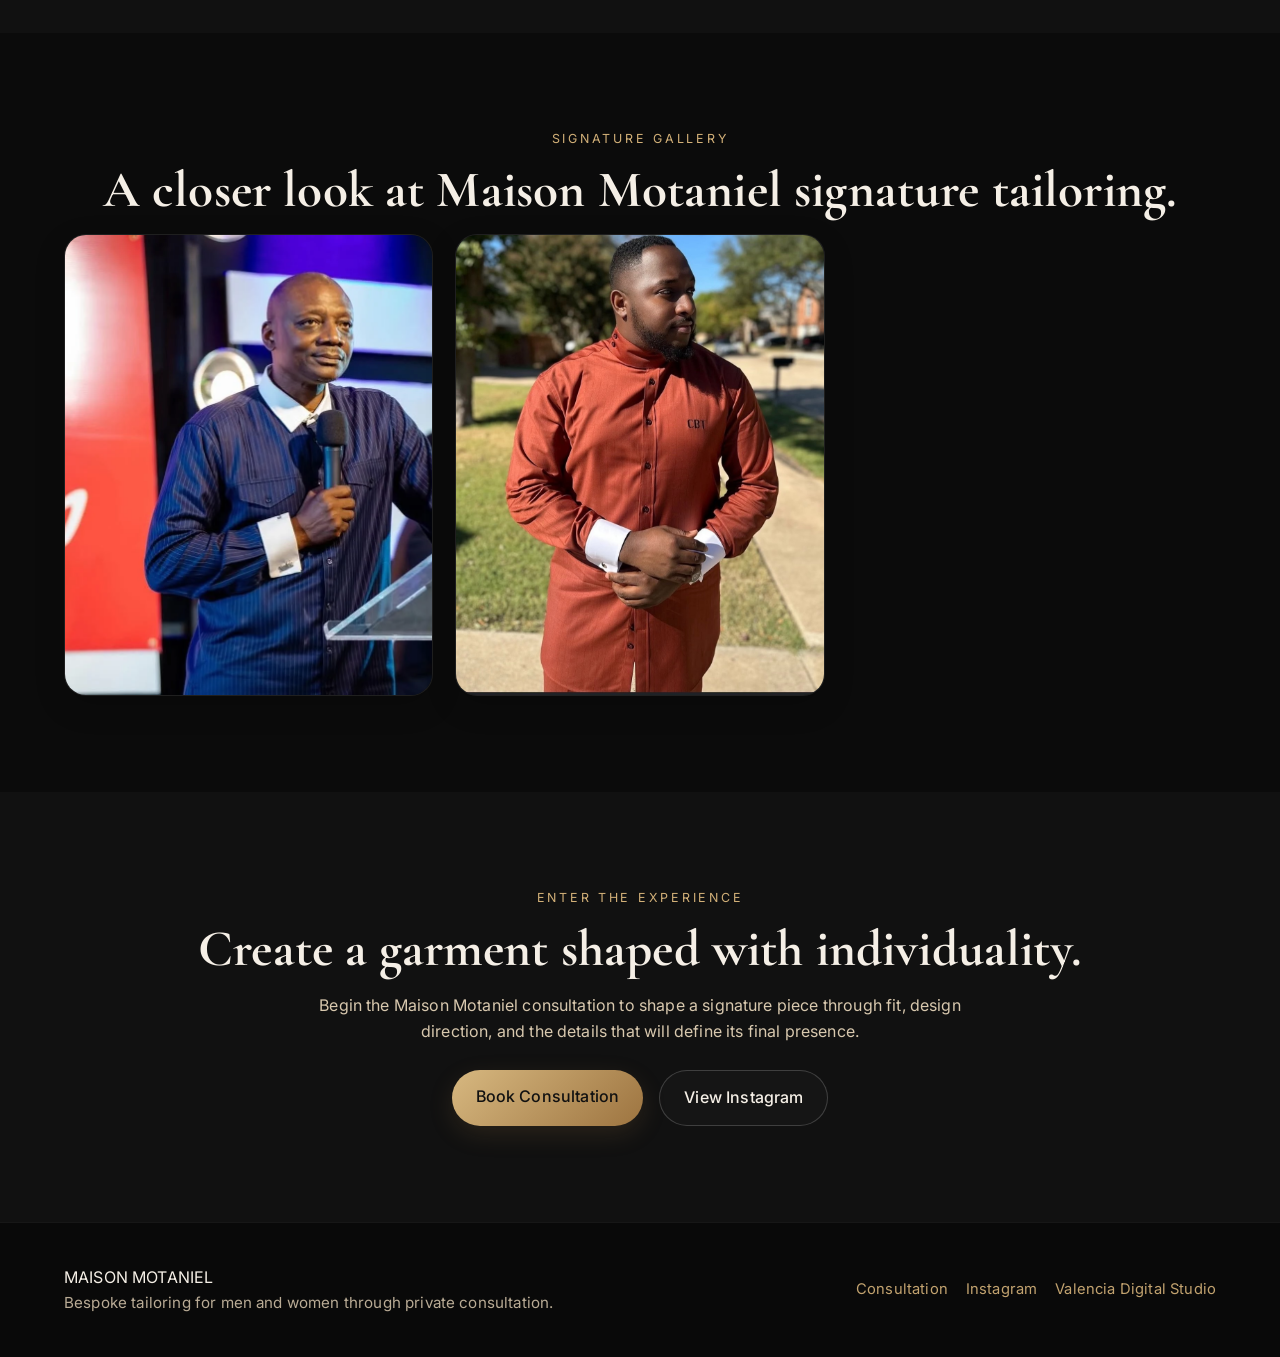
<file: signature.html>
<!DOCTYPE html>
<html lang="en">
<head>
  <meta charset="UTF-8" />
  <meta name="viewport" content="width=device-width, initial-scale=1.0" />
  <title>Signature Pieces | Maison Motaniel</title>
  <meta name="description" content="Explore signature pieces by Maison Motaniel — bespoke garments defined by refined design, individuality, and elevated craftsmanship." />

  <link rel="preconnect" href="https://fonts.googleapis.com">
  <link rel="preconnect" href="https://fonts.gstatic.com" crossorigin>
  <link href="https://fonts.googleapis.com/css2?family=Cormorant+Garamond:wght@400;500;600;700&family=Inter:wght@300;400;500;600&display=swap" rel="stylesheet">
  <link rel="stylesheet" href="style.css">
</head>
<body>

  <header class="site-header">
  <div class="container nav">

    <a href="index.html" class="logo">
      <img src="assets/motaniel-logo.png" alt="Maison Motaniel Logo">
    </a>

    <nav class="menu" id="menu">
      <a href="about.html">About</a>
      <a href="craft.html">House of Craft</a>
      <a href="archive.html">Archive</a>
      <a href="returns.html">Returns</a>
      <a href="journal.html">Journal</a>
      <a href="consultation.html">Consultation</a>
    </nav>

    <div class="header-right">
      <button class="menu-toggle" id="menu-toggle" aria-label="Toggle menu">☰</button>
    </div>

  </div>
</header>

  <section class="inner-hero">
    <div class="container inner-hero-content">
      <p class="eyebrow">Signature Pieces</p>
      <h1>Distinct Garments Shaped By The House</h1>
      <p class="hero-text">
        Maison Motaniel signature pieces reflect the creative identity of the house through refined design,
        strong tailoring, and elevated visual presence.
      </p>
    </div>
  </section>

  <section class="section">
    <div class="container two-column">
      <div>
        <p class="eyebrow">The Signature Direction</p>
        <h2>Pieces that define the visual language of the house.</h2>
      </div>
      <div>
        <p>
          Signature pieces represent a distinct expression of Maison Motaniel. They hold the refinement of bespoke tailoring
          while carrying a stronger creative identity through silhouette, styling, and design direction.
        </p>
        <br>
        <p>
          These garments are created for clients who want pieces that feel considered, memorable, and aligned with the
          elegance and individuality of the house.
        </p>
      </div>
    </div>
  </section>

  <section class="section dark-section">
    <div class="container">
      <p class="eyebrow center">What Defines A Signature Piece</p>
      <h2 class="center">Tailoring with creative identity and refined detail.</h2>

      <div class="cards">
        <div class="card">
          <h3>Distinctive Direction</h3>
          <p>Each piece is shaped with a strong design point of view that feels unique to the wearer and the house.</p>
        </div>

        <div class="card">
          <h3>Elevated Finish</h3>
          <p>Structure, balance, and detail are refined carefully so every garment feels polished and intentional.</p>
        </div>

        <div class="card">
          <h3>Lasting Presence</h3>
          <p>These garments are created to remain memorable — visually strong, elegant, and deeply considered.</p>
        </div>
      </div>
    </div>
  </section>

  <section class="section">
    <div class="container">
      <p class="eyebrow center">Signature Gallery</p>
      <h2 class="center">A closer look at Maison Motaniel signature tailoring.</h2>

      <div class="gallery-grid">
        <div class="gallery-item"><img src="assets/signature-1.jpg" alt="Signature piece image 1"></div>
        <div class="gallery-item"><img src="assets/signature-2.jpg" alt="Signature piece image 2"></div>
      </div>
    </div>
  </section>

  <section class="section dark-section">
    <div class="container consultation-box">
      <p class="eyebrow center">Enter The Experience</p>
      <h2 class="center">Create a garment shaped with individuality.</h2>
      <p class="center consultation-text">
        Begin the Maison Motaniel consultation to shape a signature piece through fit, design direction,
        and the details that will define its final presence.
      </p>

      <div class="hero-buttons center-buttons">
        <a href="consultation.html" class="btn btn-gold">Book Consultation</a>
        <a href="https://www.instagram.com/maisonmotaniel?igsh=MmF2M21vanVxc3ds" target="_blank" class="btn btn-outline">View Instagram</a>
      </div>
    </div>
  </section>

  <footer class="footer">
    <div class="container footer-wrap">
      <div>
        <div class="footer-brand">MAISON MOTANIEL</div>
        <p class="footer-text">Bespoke tailoring for men and women through private consultation.</p>
      </div>
      <div class="footer-links">
        <a href="consultation.html">Consultation</a>
        <a href="https://www.instagram.com/maisonmotaniel" target="_blank">Instagram</a>
        <a href="https://www.instagram.com/valenciadigitalstudio" target="_blank">Valencia Digital Studio</a>
      </div>
    </div>
  </footer>

  <script>
    const toggle = document.getElementById("menu-toggle");
    const menu = document.getElementById("menu");
    toggle.addEventListener("click", () => {
      menu.classList.toggle("show");
    });
  </script>

</body>
</html>
</file>
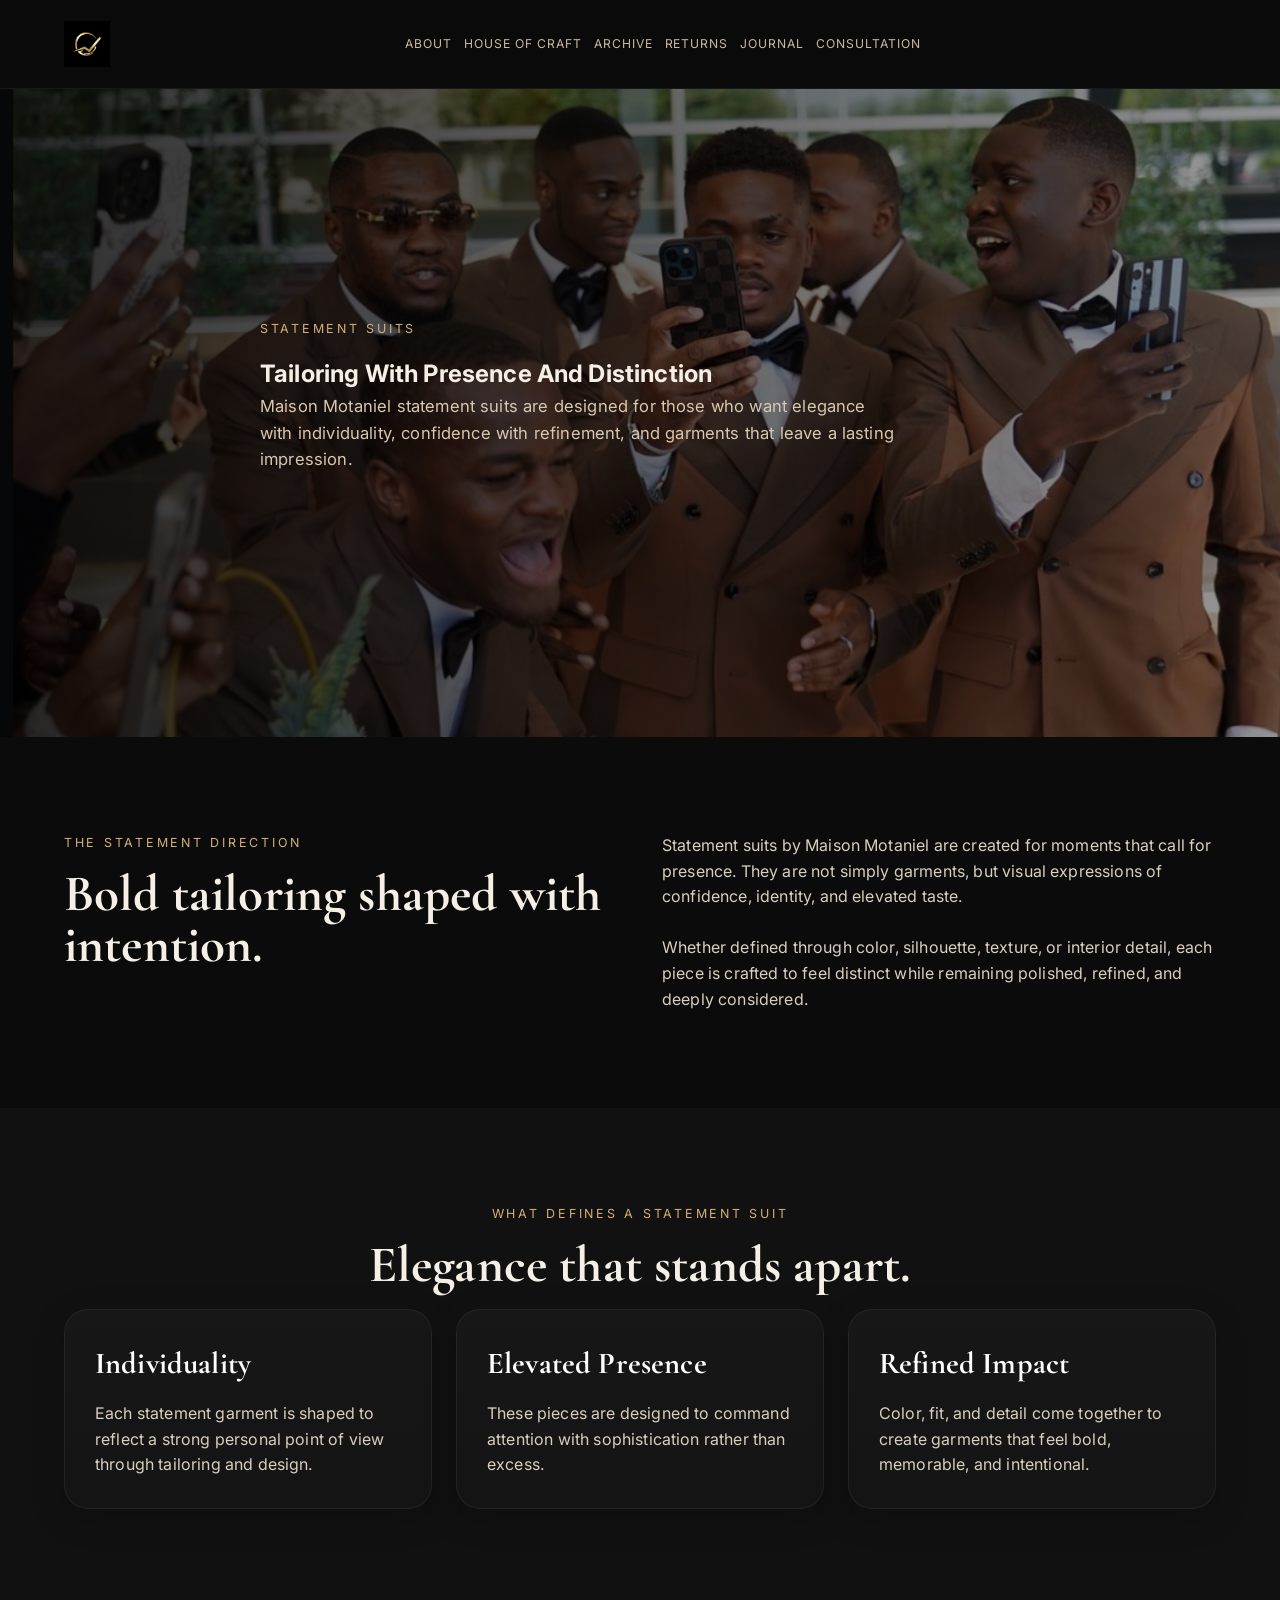
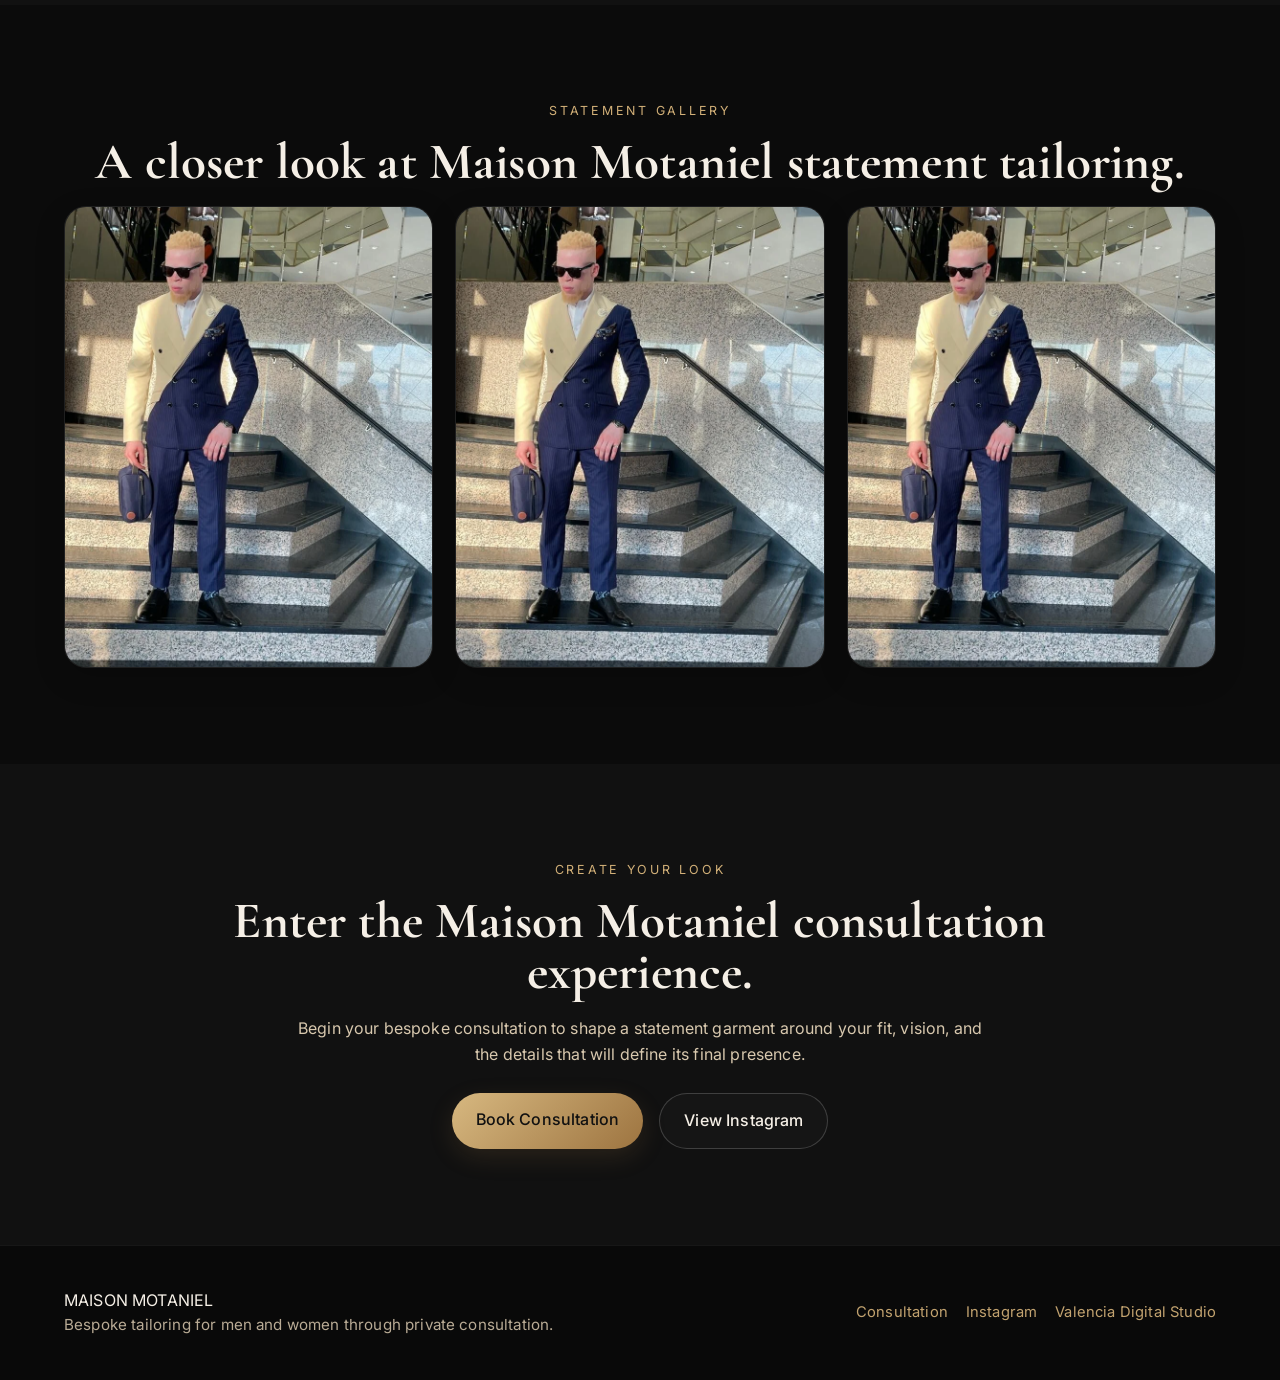
<file: statement.html>
<!DOCTYPE html>
<html lang="en">
<head>
  <meta charset="UTF-8" />
  <meta name="viewport" content="width=device-width, initial-scale=1.0" />
  <title>Statement Suits | Maison Motaniel</title>
  <meta name="description" content="Explore statement suits by Maison Motaniel — bespoke tailoring created with bold elegance, individuality, and elevated presence." />

  <link rel="preconnect" href="https://fonts.googleapis.com">
  <link rel="preconnect" href="https://fonts.gstatic.com" crossorigin>
  <link href="https://fonts.googleapis.com/css2?family=Cormorant+Garamond:wght@400;500;600;700&family=Inter:wght@300;400;500;600&display=swap" rel="stylesheet">

  <link rel="stylesheet" href="style.css">
</head>
<body>
<header class="site-header">
  <div class="container nav">

    <a href="index.html" class="logo">
      <img src="assets/motaniel-logo.png" alt="Maison Motaniel Logo">
    </a>

    <nav class="menu" id="menu">
      <a href="about.html">About</a>
      <a href="craft.html">House of Craft</a>
      <a href="archive.html">Archive</a>
      <a href="returns.html">Returns</a>
      <a href="journal.html">Journal</a>
      <a href="consultation.html">Consultation</a>
    </nav>

    <div class="header-right">
      <button class="menu-toggle" id="menu-toggle" aria-label="Toggle menu">☰</button>
    </div>

  </div>
</header>

  <section class="inner-hero">
    <div class="container inner-hero-content">
      <p class="eyebrow">Statement Suits</p>
      <h1>Tailoring With Presence And Distinction</h1>
      <p class="hero-text">
        Maison Motaniel statement suits are designed for those who want elegance with individuality,
        confidence with refinement, and garments that leave a lasting impression.
      </p>
    </div>
  </section>

  <section class="section">
    <div class="container two-column">
      <div>
        <p class="eyebrow">The Statement Direction</p>
        <h2>Bold tailoring shaped with intention.</h2>
      </div>
      <div>
        <p>
          Statement suits by Maison Motaniel are created for moments that call for presence. They are not simply garments,
          but visual expressions of confidence, identity, and elevated taste.
        </p>
        <br>
        <p>
          Whether defined through color, silhouette, texture, or interior detail, each piece is crafted to feel distinct
          while remaining polished, refined, and deeply considered.
        </p>
      </div>
    </div>
  </section>

  <section class="section dark-section">
    <div class="container">
      <p class="eyebrow center">What Defines A Statement Suit</p>
      <h2 class="center">Elegance that stands apart.</h2>

      <div class="cards">
        <div class="card">
          <h3>Individuality</h3>
          <p>Each statement garment is shaped to reflect a strong personal point of view through tailoring and design.</p>
        </div>

        <div class="card">
          <h3>Elevated Presence</h3>
          <p>These pieces are designed to command attention with sophistication rather than excess.</p>
        </div>

        <div class="card">
          <h3>Refined Impact</h3>
          <p>Color, fit, and detail come together to create garments that feel bold, memorable, and intentional.</p>
        </div>
      </div>
    </div>
  </section>

  <section class="section">
    <div class="container">
      <p class="eyebrow center">Statement Gallery</p>
      <h2 class="center">A closer look at Maison Motaniel statement tailoring.</h2>

      <div class="gallery-grid">
        <div class="gallery-item">
          <img src="assets/statement-suit.jpg" alt="Statement suit image 1">
        </div>
        <div class="gallery-item">
          <img src="assets/statement-suit.jpg" alt="Statement suit image 2">
        </div>
        <div class="gallery-item">
          <img src="assets/statement-suit.jpg" alt="Statement suit image 3">
        </div>
      </div>
    </div>
  </section>

  <section class="section dark-section">
    <div class="container consultation-box">
      <p class="eyebrow center">Create Your Look</p>
      <h2 class="center">Enter the Maison Motaniel consultation experience.</h2>
      <p class="center consultation-text">
        Begin your bespoke consultation to shape a statement garment around your fit, vision, and the details
        that will define its final presence.
      </p>

      <div class="hero-buttons center-buttons">
        <a href="consultation.html" class="btn btn-gold">Book Consultation</a>
        <a href="https://www.instagram.com/maisonmotaniel?igsh=MmF2M21vanVxc3ds" target="_blank" class="btn btn-outline">
          View Instagram
        </a>
      </div>
    </div>
  </section>

  <footer class="footer">
    <div class="container footer-wrap">
      <div>
        <div class="footer-brand">MAISON MOTANIEL</div>
        <p class="footer-text">Bespoke tailoring for men and women through private consultation.</p>
      </div>

      <div class="footer-links">
        <a href="consultation.html">Consultation</a>
        <a href="https://www.instagram.com/maisonmotaniel" target="_blank">Instagram</a>
        <a href="https://www.instagram.com/valenciadigitalstudio" target="_blank">Valencia Digital Studio</a>
      </div>
    </div>
  </footer>

  <script>
    const toggle = document.getElementById("menu-toggle");
    const menu = document.getElementById("menu");

    toggle.addEventListener("click", () => {
      menu.classList.toggle("show");
    });
  </script>

</body>
</html>
</file>
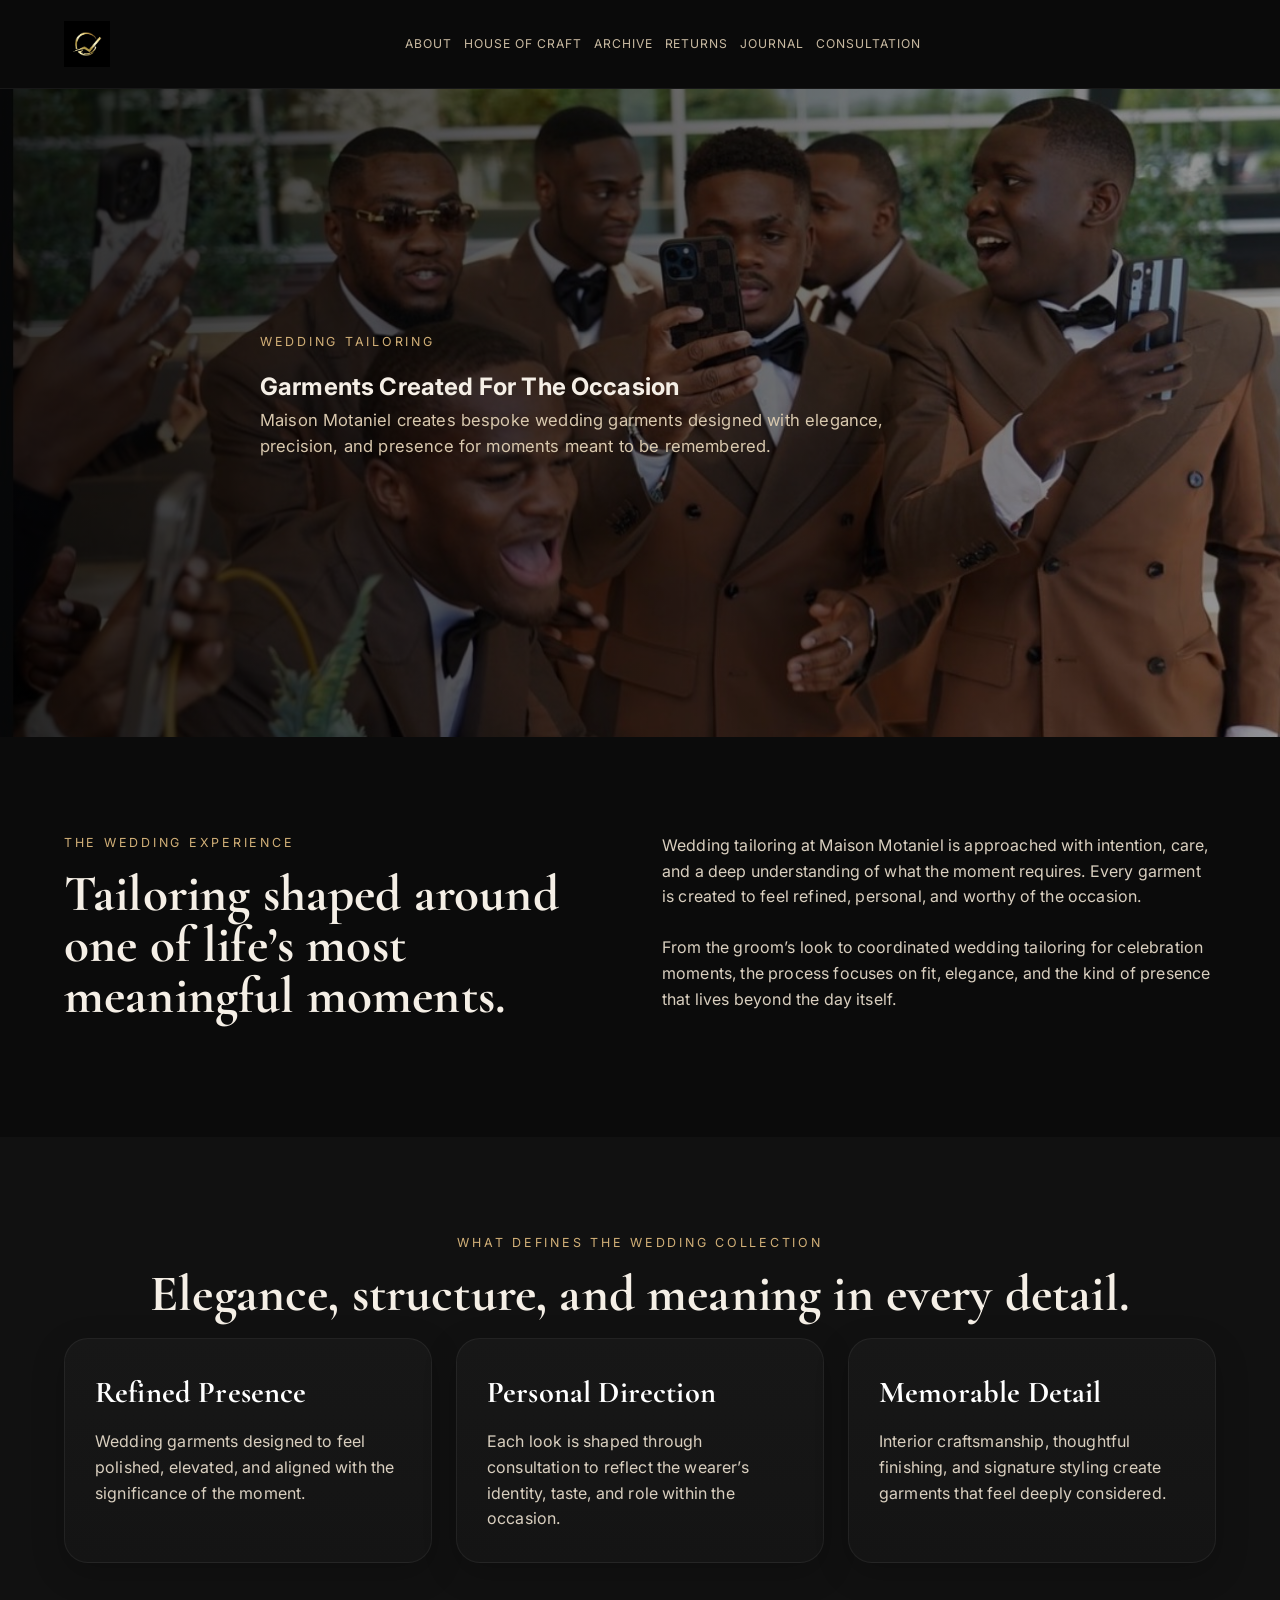
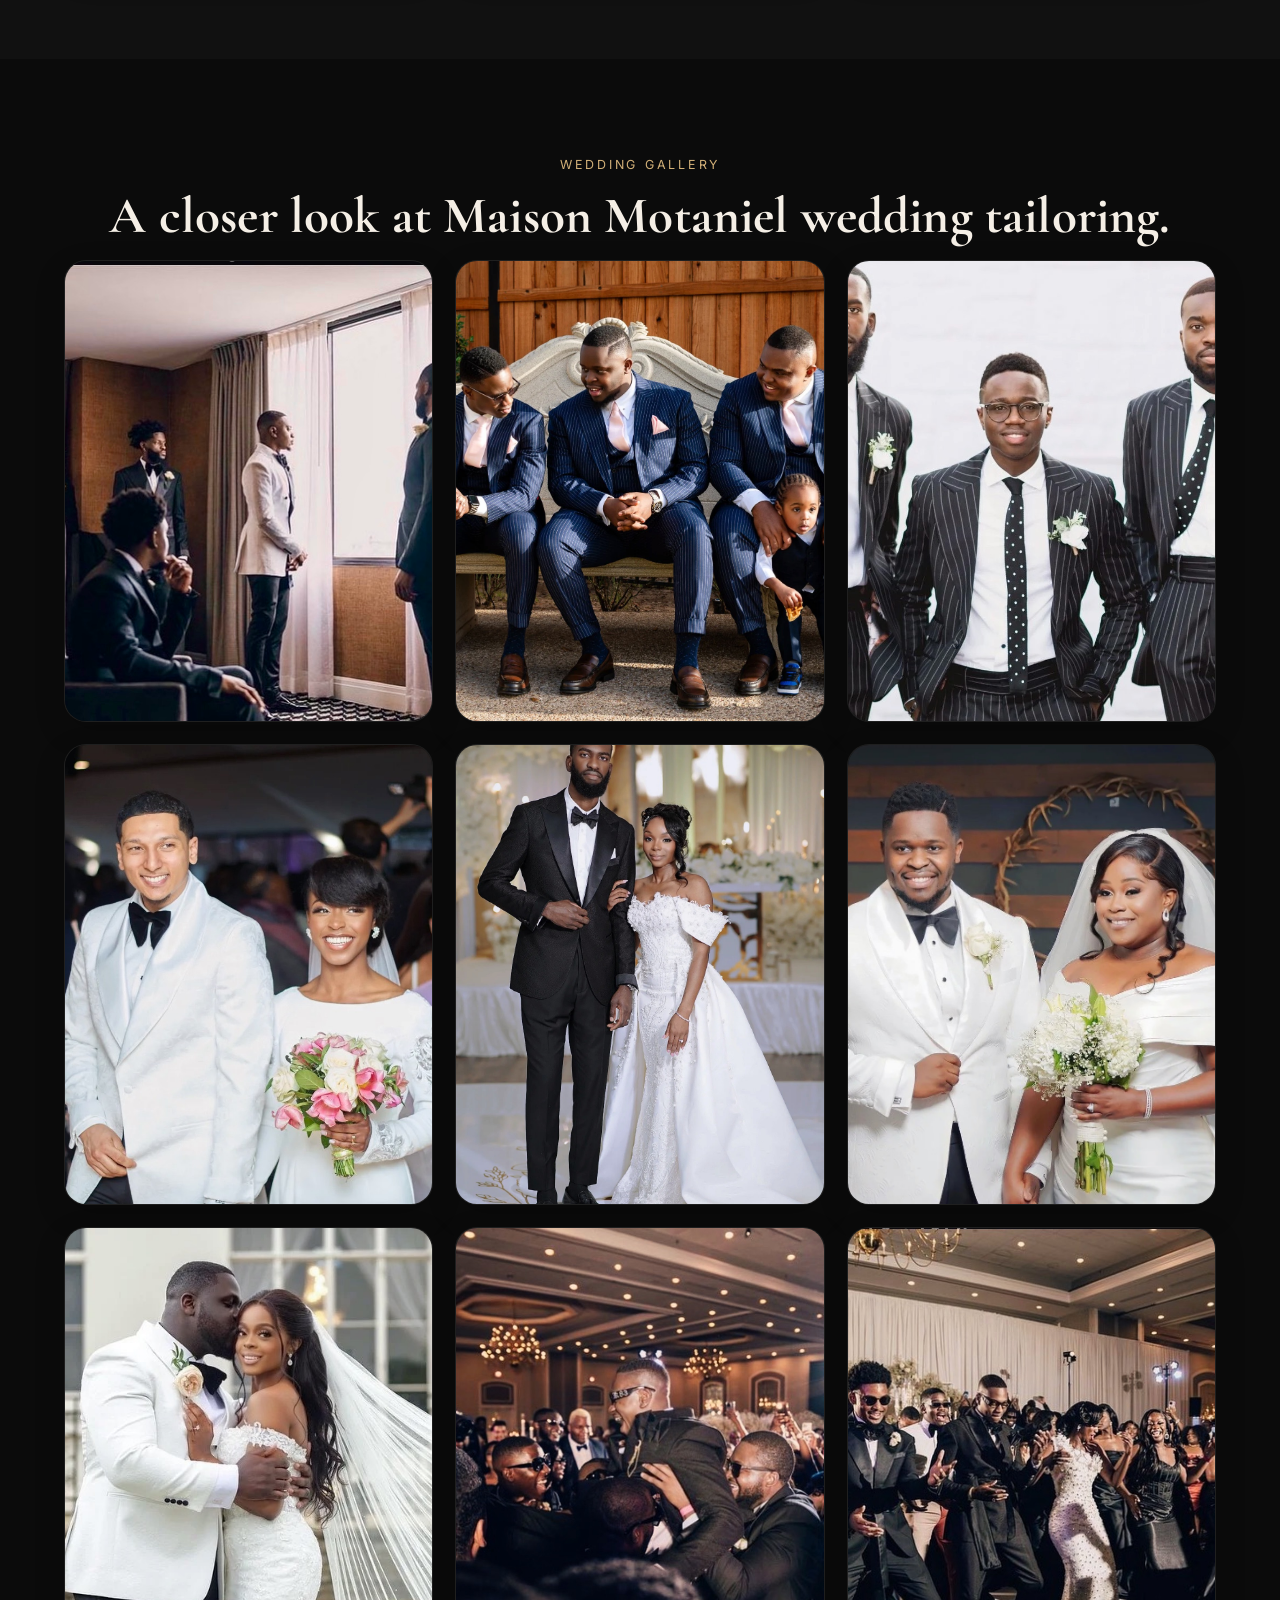
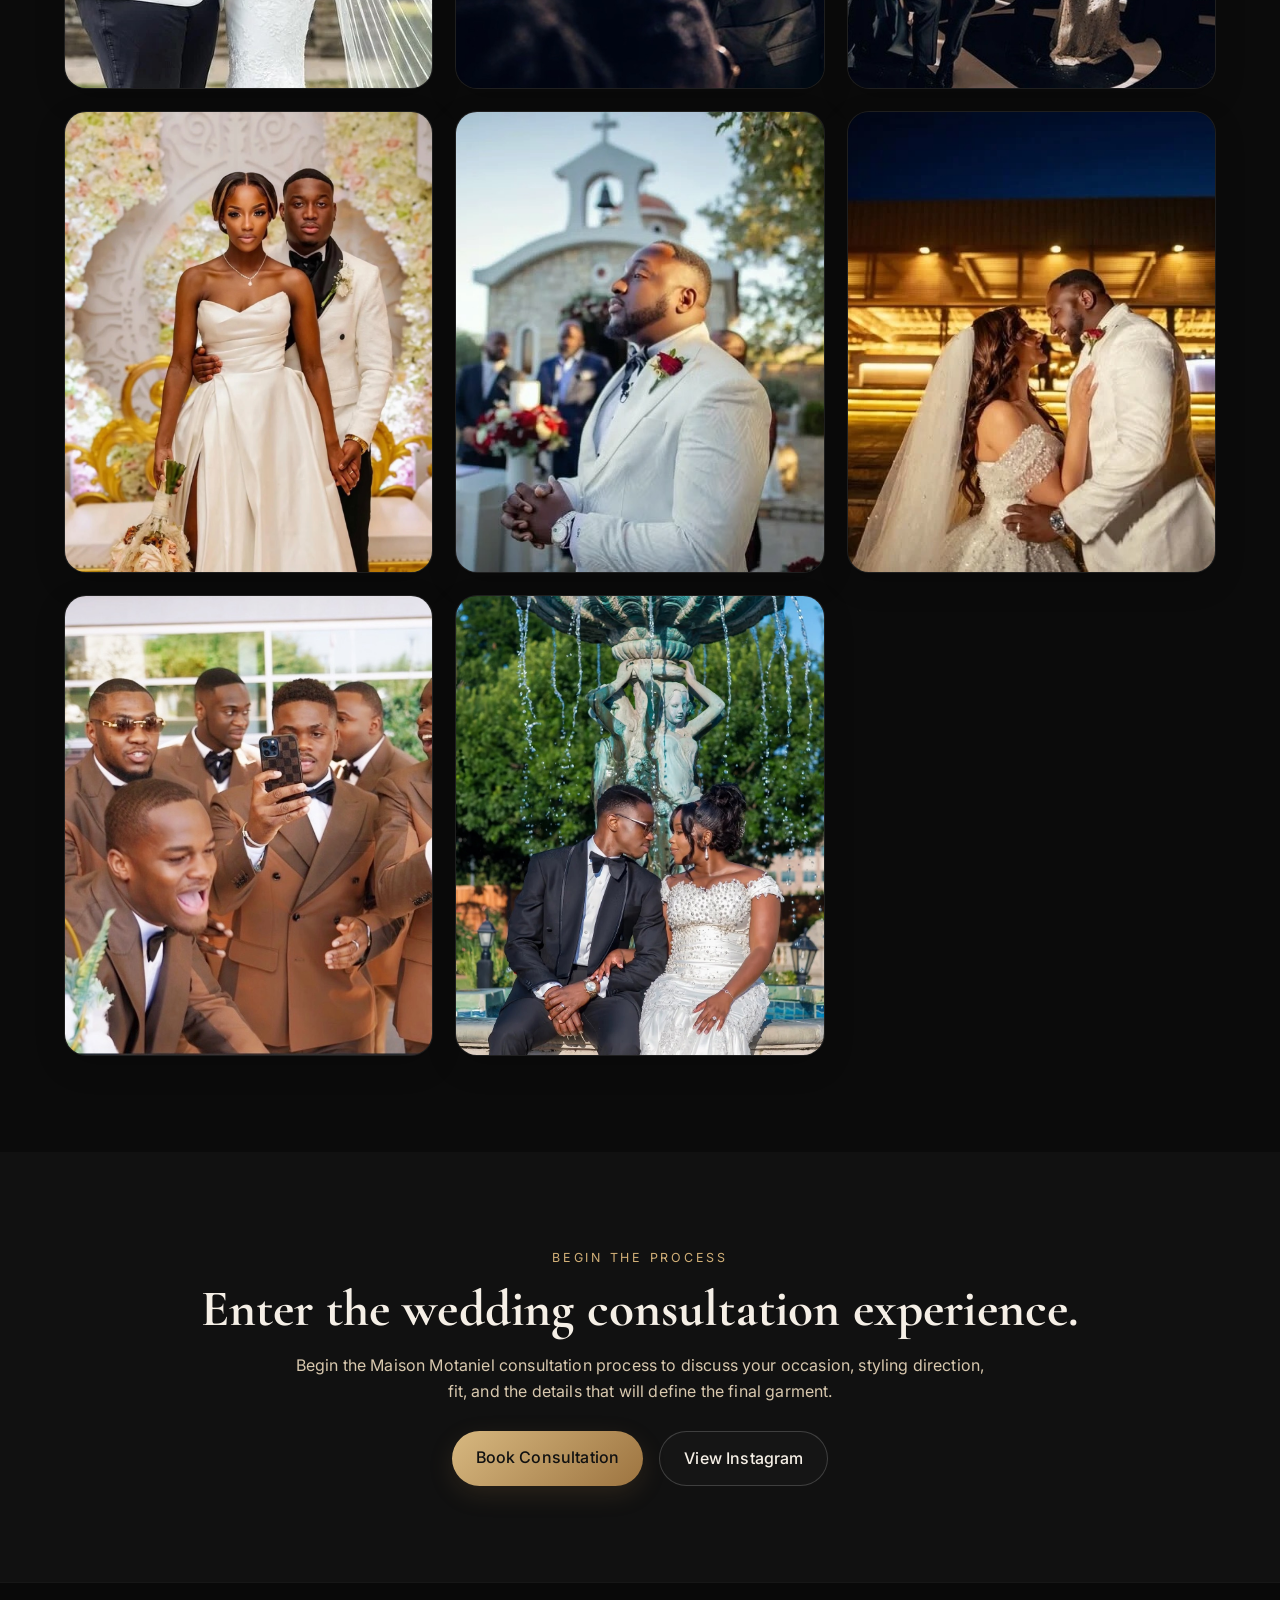
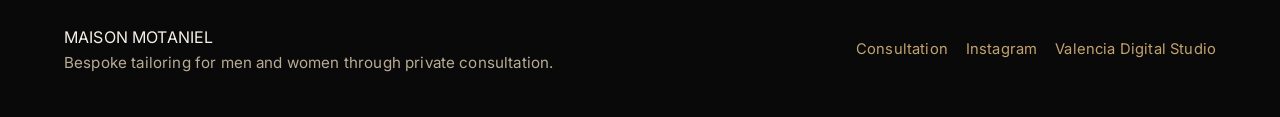
<file: wedding.html>
<!DOCTYPE html>
<html lang="en">
<head>
  <meta charset="UTF-8" />
  <meta name="viewport" content="width=device-width, initial-scale=1.0" />
  <title>Wedding Tailoring | Maison Motaniel</title>
  <meta name="description" content="Explore wedding tailoring by Maison Motaniel — bespoke garments created for grooms, celebrations, and unforgettable wedding moments." />

  <link rel="preconnect" href="https://fonts.googleapis.com">
  <link rel="preconnect" href="https://fonts.gstatic.com" crossorigin>
  <link href="https://fonts.googleapis.com/css2?family=Cormorant+Garamond:wght@400;500;600;700&family=Inter:wght@300;400;500;600&display=swap" rel="stylesheet">
  <link rel="stylesheet" href="style.css">
</head>
<body>

  <header class="site-header">
  <div class="container nav">

    <a href="index.html" class="logo">
      <img src="assets/motaniel-logo.png" alt="Maison Motaniel Logo">
    </a>

    <nav class="menu" id="menu">
      <a href="about.html">About</a>
      <a href="craft.html">House of Craft</a>
      <a href="archive.html">Archive</a>
      <a href="returns.html">Returns</a>
      <a href="journal.html">Journal</a>
      <a href="consultation.html">Consultation</a>
    </nav>

    <div class="header-right">
      <button class="menu-toggle" id="menu-toggle" aria-label="Toggle menu">☰</button>
    </div>

  </div>
</header>

  <section class="inner-hero">
    <div class="container inner-hero-content">
      <p class="eyebrow">Wedding Tailoring</p>
      <h1>Garments Created For The Occasion</h1>
      <p class="hero-text">
        Maison Motaniel creates bespoke wedding garments designed with elegance, precision,
        and presence for moments meant to be remembered.
      </p>
    </div>
  </section>

  <section class="section">
    <div class="container two-column">
      <div>
        <p class="eyebrow">The Wedding Experience</p>
        <h2>Tailoring shaped around one of life’s most meaningful moments.</h2>
      </div>
      <div>
        <p>
          Wedding tailoring at Maison Motaniel is approached with intention, care, and a deep understanding
          of what the moment requires. Every garment is created to feel refined, personal, and worthy of the occasion.
        </p>
        <br>
        <p>
          From the groom’s look to coordinated wedding tailoring for celebration moments, the process focuses on
          fit, elegance, and the kind of presence that lives beyond the day itself.
        </p>
      </div>
    </div>
  </section>

  <section class="section dark-section">
    <div class="container">
      <p class="eyebrow center">What Defines The Wedding Collection</p>
      <h2 class="center">Elegance, structure, and meaning in every detail.</h2>

      <div class="cards">
        <div class="card">
          <h3>Refined Presence</h3>
          <p>Wedding garments designed to feel polished, elevated, and aligned with the significance of the moment.</p>
        </div>

        <div class="card">
          <h3>Personal Direction</h3>
          <p>Each look is shaped through consultation to reflect the wearer’s identity, taste, and role within the occasion.</p>
        </div>

        <div class="card">
          <h3>Memorable Detail</h3>
          <p>Interior craftsmanship, thoughtful finishing, and signature styling create garments that feel deeply considered.</p>
        </div>
      </div>
    </div>
  </section>

  <section class="section">
    <div class="container">
      <p class="eyebrow center">Wedding Gallery</p>
      <h2 class="center">A closer look at Maison Motaniel wedding tailoring.</h2>

      <div class="gallery-grid">
        <div class="gallery-item"><img src="assets/wedding-1.jpg" alt="Wedding tailoring image 1"></div>
        <div class="gallery-item"><img src="assets/wedding-2.jpg" alt="Wedding tailoring image 2"></div>
        <div class="gallery-item"><img src="assets/wedding-3.jpg" alt="Wedding tailoring image 3"></div>
        <div class="gallery-item"><img src="assets/wedding-4.jpg" alt="Wedding tailoring image 4"></div>
        <div class="gallery-item"><img src="assets/wedding-5.jpg" alt="Wedding tailoring image 5"></div>
        <div class="gallery-item"><img src="assets/wedding-6.jpg" alt="Wedding tailoring image 6"></div>
        <div class="gallery-item"><img src="assets/wedding-7.jpg" alt="Wedding tailoring image 7"></div>
        <div class="gallery-item"><img src="assets/wedding-8.jpg" alt="Wedding tailoring image 8"></div>
        <div class="gallery-item"><img src="assets/wedding-9.jpg" alt="Wedding tailoring image 9"></div>
        <div class="gallery-item"><img src="assets/wedding-10.jpg" alt="Wedding tailoring image 10"></div>
        <div class="gallery-item"><img src="assets/wedding-11.jpg" alt="Wedding tailoring image 11"></div>
        <div class="gallery-item"><img src="assets/wedding-12.jpg" alt="Wedding tailoring image 12"></div>
        <div class="gallery-item"><img src="assets/wedding-13.jpg" alt="Wedding tailoring image 13"></div>
        <div class="gallery-item"><img src="assets/wedding-14.jpg" alt="Wedding tailoring image 14"></div>
      </div>
    </div>
  </section>

  <section class="section dark-section">
    <div class="container consultation-box">
      <p class="eyebrow center">Begin The Process</p>
      <h2 class="center">Enter the wedding consultation experience.</h2>
      <p class="center consultation-text">
        Begin the Maison Motaniel consultation process to discuss your occasion, styling direction,
        fit, and the details that will define the final garment.
      </p>

      <div class="hero-buttons center-buttons">
        <a href="consultation.html" class="btn btn-gold">Book Consultation</a>
        <a href="https://www.instagram.com/maisonmotaniel?igsh=MmF2M21vanVxc3ds" target="_blank" class="btn btn-outline">View Instagram</a>
      </div>
    </div>
  </section>

  <footer class="footer">
    <div class="container footer-wrap">
      <div>
        <div class="footer-brand">MAISON MOTANIEL</div>
        <p class="footer-text">Bespoke tailoring for men and women through private consultation.</p>
      </div>
      <div class="footer-links">
        <a href="consultation.html">Consultation</a>
        <a href="https://www.instagram.com/maisonmotaniel" target="_blank">Instagram</a>
        <a href="https://www.instagram.com/valenciadigitalstudio" target="_blank">Valencia Digital Studio</a>
      </div>
    </div>
  </footer>

  <script>
    const toggle = document.getElementById("menu-toggle");
    const menu = document.getElementById("menu");
    toggle.addEventListener("click", () => {
      menu.classList.toggle("show");
    });
  </script>

</body>
</html>
</body>
</html>
</file>
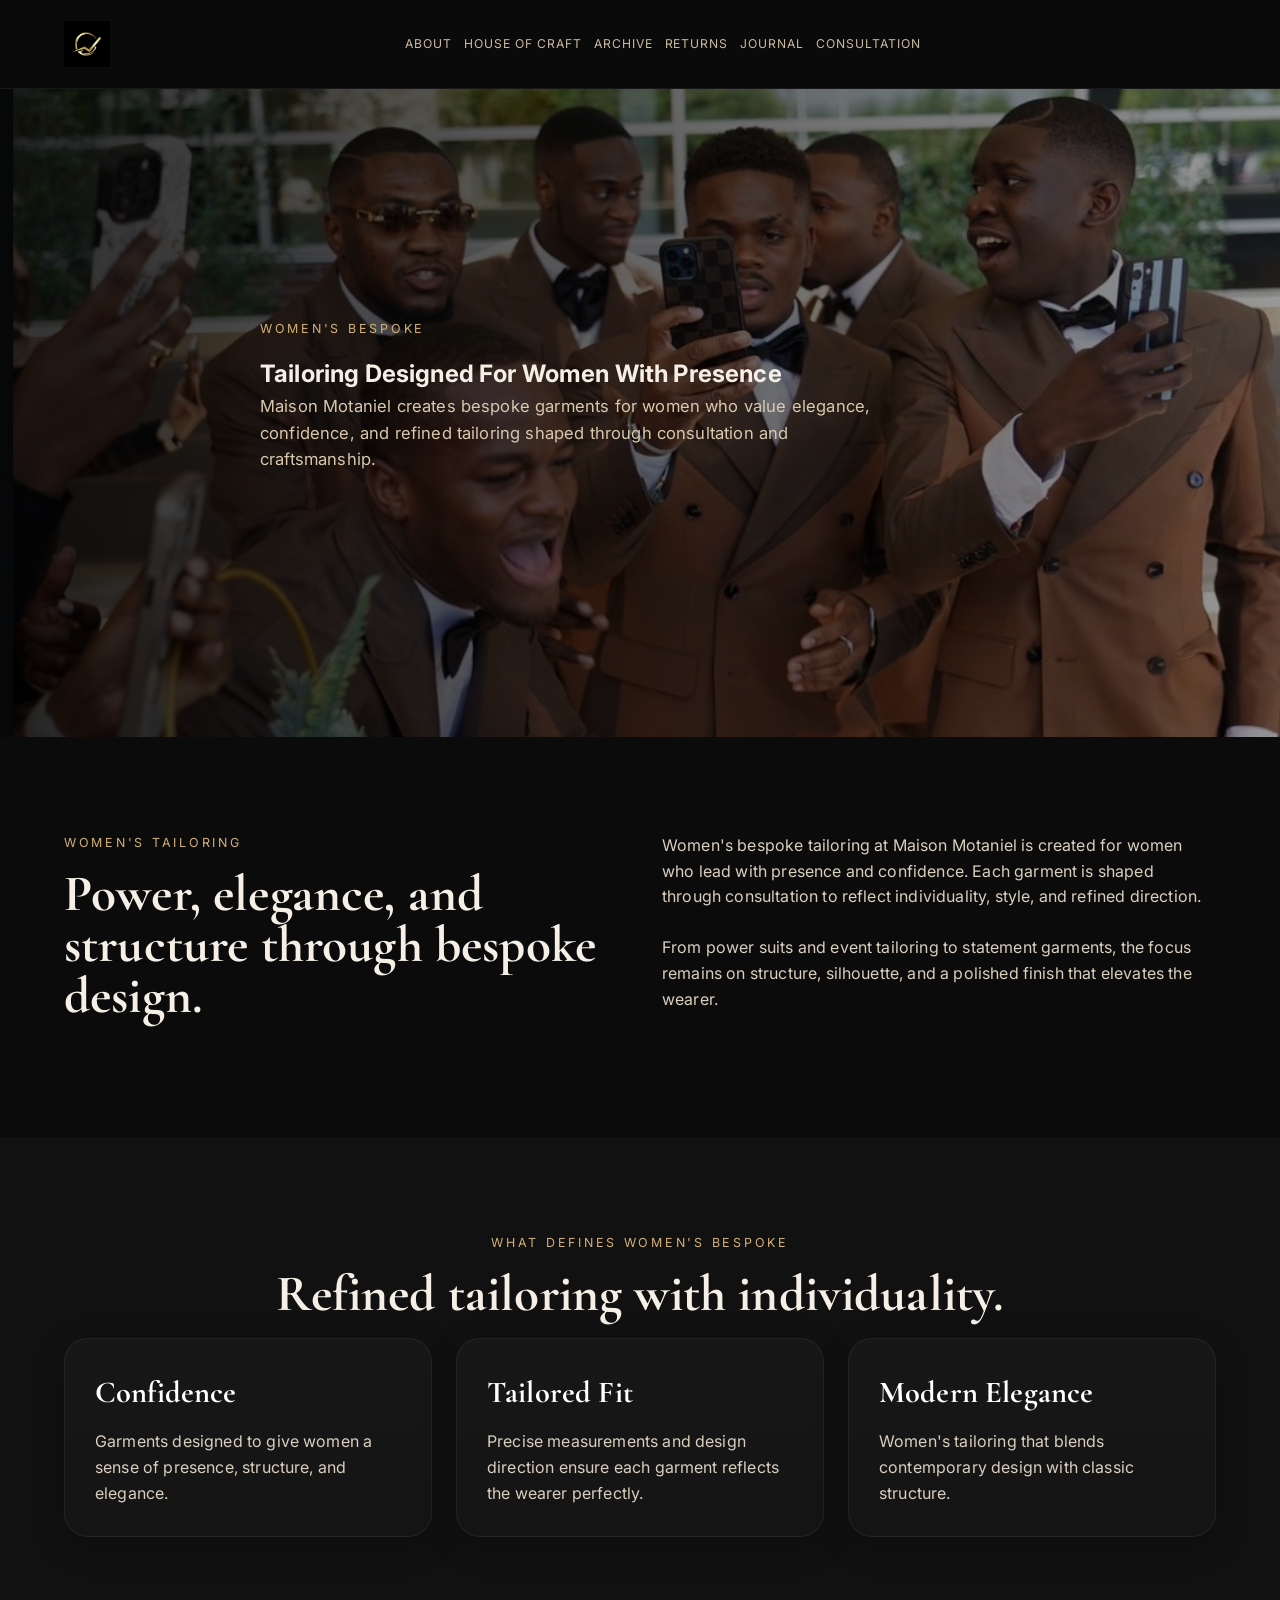
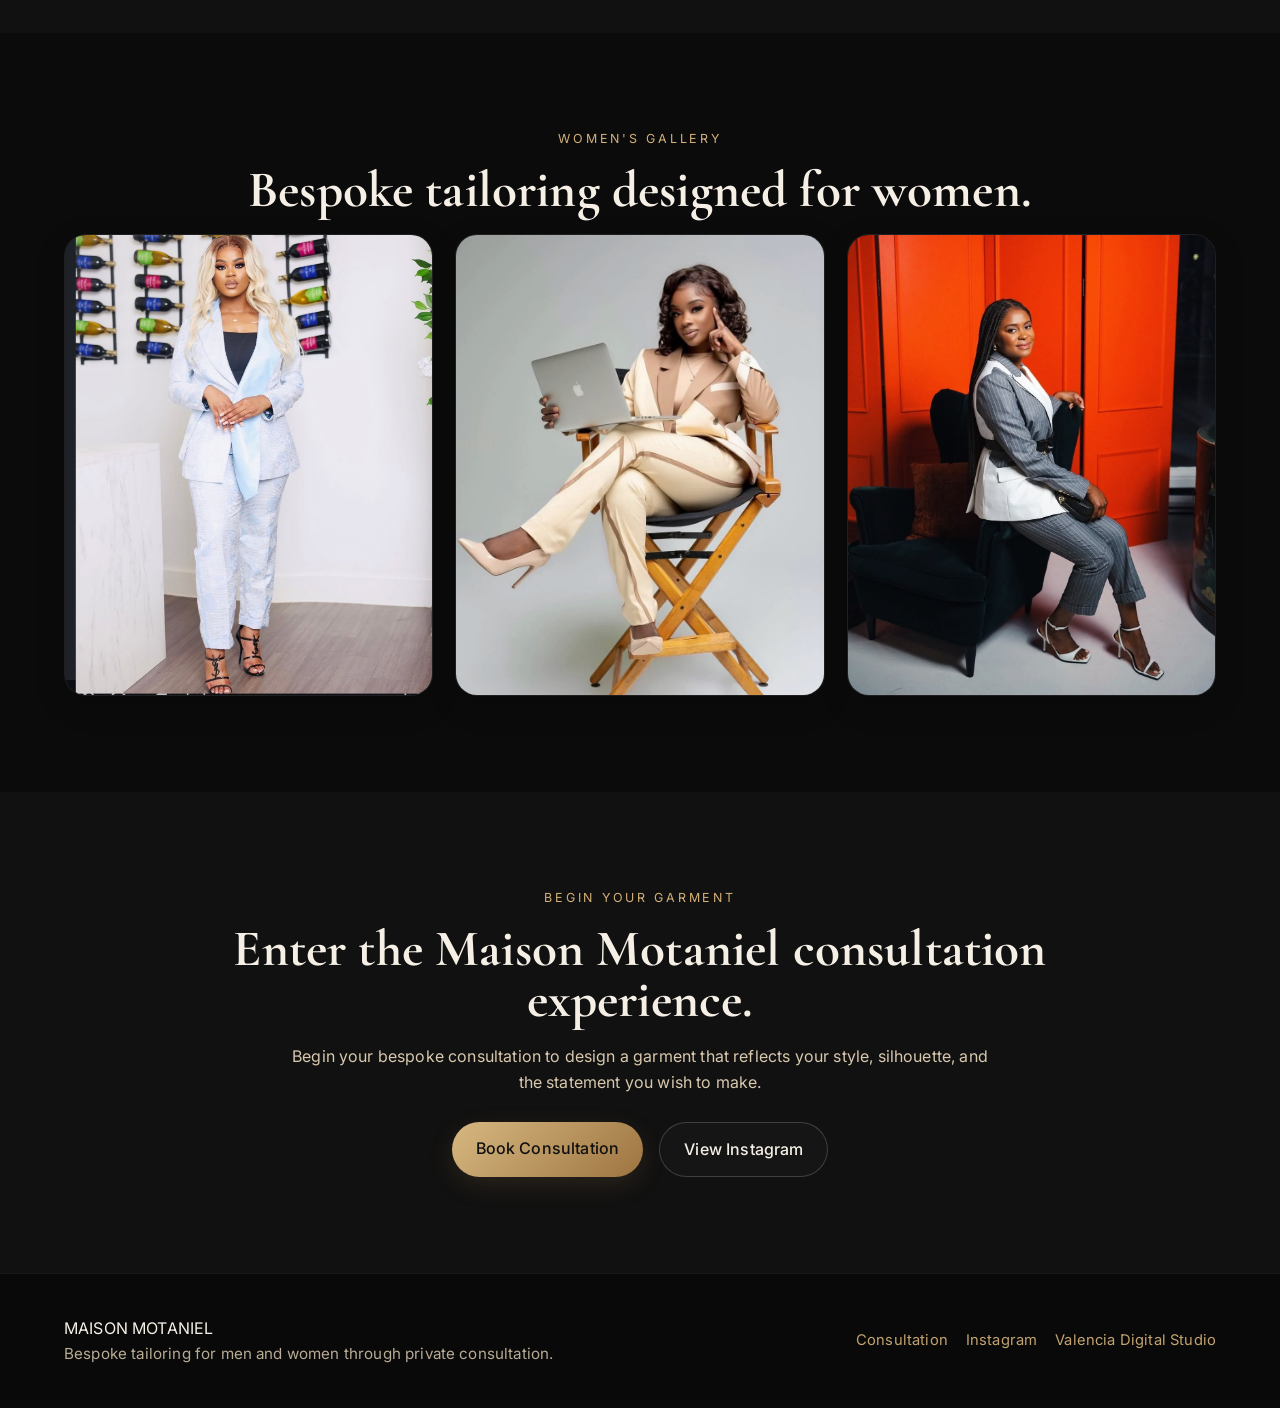
<file: women.html>
<!DOCTYPE html>
<html lang="en">
<head>
  <meta charset="UTF-8" />
  <meta name="viewport" content="width=device-width, initial-scale=1.0" />
  <title>Women's Bespoke | Maison Motaniel</title>
  <meta name="description" content="Discover women's bespoke tailoring by Maison Motaniel — custom suits and refined garments created through private consultation." />

  <link rel="preconnect" href="https://fonts.googleapis.com">
  <link rel="preconnect" href="https://fonts.gstatic.com" crossorigin>
  <link href="https://fonts.googleapis.com/css2?family=Cormorant+Garamond:wght@400;500;600;700&family=Inter:wght@300;400;500;600&display=swap" rel="stylesheet">
  <link rel="stylesheet" href="style.css">
</head>
<body>

<header class="site-header">
  <div class="container nav">

    <a href="index.html" class="logo">
      <img src="assets/motaniel-logo.png" alt="Maison Motaniel Logo">
    </a>

    <nav class="menu" id="menu">
      <a href="about.html">About</a>
      <a href="craft.html">House of Craft</a>
      <a href="archive.html">Archive</a>
      <a href="returns.html">Returns</a>
      <a href="journal.html">Journal</a>
      <a href="consultation.html">Consultation</a>
    </nav>

    <div class="header-right">
      <button class="menu-toggle" id="menu-toggle" aria-label="Toggle menu">☰</button>
    </div>

  </div>
</header>

<section class="inner-hero">
  <div class="container inner-hero-content">
    <p class="eyebrow">Women's Bespoke</p>
    <h1>Tailoring Designed For Women With Presence</h1>
    <p class="hero-text">
      Maison Motaniel creates bespoke garments for women who value elegance, confidence, and refined tailoring
      shaped through consultation and craftsmanship.
    </p>
  </div>
</section>

<section class="section">
  <div class="container two-column">
    <div>
      <p class="eyebrow">Women's Tailoring</p>
      <h2>Power, elegance, and structure through bespoke design.</h2>
    </div>

    <div>
      <p>
        Women's bespoke tailoring at Maison Motaniel is created for women who lead with presence and confidence.
        Each garment is shaped through consultation to reflect individuality, style, and refined direction.
      </p>

      <br>

      <p>
        From power suits and event tailoring to statement garments, the focus remains on structure,
        silhouette, and a polished finish that elevates the wearer.
      </p>
    </div>
  </div>
</section>

<section class="section dark-section">
  <div class="container">

    <p class="eyebrow center">What Defines Women's Bespoke</p>
    <h2 class="center">Refined tailoring with individuality.</h2>

    <div class="cards">

      <div class="card">
        <h3>Confidence</h3>
        <p>Garments designed to give women a sense of presence, structure, and elegance.</p>
      </div>

      <div class="card">
        <h3>Tailored Fit</h3>
        <p>Precise measurements and design direction ensure each garment reflects the wearer perfectly.</p>
      </div>

      <div class="card">
        <h3>Modern Elegance</h3>
        <p>Women's tailoring that blends contemporary design with classic structure.</p>
      </div>

    </div>

  </div>
</section>

<section class="section">
  <div class="container">

    <p class="eyebrow center">Women's Gallery</p>
    <h2 class="center">Bespoke tailoring designed for women.</h2>

    <div class="gallery-grid">
      <div class="gallery-item"><img src="assets/women-1.jpg" alt="Women's suit 1"></div>
      <div class="gallery-item"><img src="assets/women-2.jpg" alt="Women's suit 2"></div>
      <div class="gallery-item"><img src="assets/women-3.jpg" alt="Women's suit 3"></div>
    </div>

  </div>
</section>

<section class="section dark-section">
  <div class="container consultation-box">

    <p class="eyebrow center">Begin Your Garment</p>
    <h2 class="center">Enter the Maison Motaniel consultation experience.</h2>

    <p class="center consultation-text">
      Begin your bespoke consultation to design a garment that reflects your style,
      silhouette, and the statement you wish to make.
    </p>

    <div class="hero-buttons center-buttons">
      <a href="consultation.html" class="btn btn-gold">Book Consultation</a>
      <a href="https://www.instagram.com/maisonmotaniel" target="_blank" class="btn btn-outline">View Instagram</a>
    </div>

  </div>
</section>

<footer class="footer">
  <div class="container footer-wrap">
    <div>
      <div class="footer-brand">MAISON MOTANIEL</div>
      <p class="footer-text">Bespoke tailoring for men and women through private consultation.</p>
    </div>

    <div class="footer-links">
      <a href="consultation.html">Consultation</a>
      <a href="https://www.instagram.com/maisonmotaniel" target="_blank">Instagram</a>
      <a href="https://www.instagram.com/valenciadigitalstudio" target="_blank">Valencia Digital Studio</a>
    </div>
  </div>
</footer>

<script>
const toggle = document.getElementById("menu-toggle");
const menu = document.getElementById("menu");

toggle.addEventListener("click", () => {
  menu.classList.toggle("show");
});
</script>

</body>
</html>
</file>
<file: style.css>
/* RESET */

* {
  margin: 0;
  padding: 0;
  box-sizing: border-box;
}

html {
  scroll-behavior: smooth;
}

body {
  font-family: 'Inter', sans-serif;
  background: #0b0b0b;
  color: #f5efe6;
  line-height: 1.6;
  letter-spacing: 0.01em;
}

a {
  text-decoration: none;
  color: inherit;
}

img {
  display: block;
  max-width: 100%;
}

.container {
  width: 90%;
  max-width: 1240px;
  margin: 0 auto;
}

/* HEADER */

.site-header {
  position: sticky;
  top: 0;
  z-index: 1000;
  background: rgba(11, 11, 11, 0.88);
  backdrop-filter: blur(14px);
  border-bottom: 1px solid rgba(255, 255, 255, 0.06);
}

.nav {
  display: grid;
  grid-template-columns: auto 1fr auto;
  align-items: center;
  min-height: 88px;
  gap: 12px;
}

.logo {
  display: flex;
  align-items: center;
}

.logo img {
  height: 46px;
  width: auto;
}

.menu {
  display: flex;
  justify-content: center;
  align-items: center;
  gap: 12px;
  font-size: 0.76rem;
  color: #d8c8ae;
  min-width: 0;
  letter-spacing: 0.08em;
  text-transform: uppercase;
}

.menu a {
  white-space: nowrap;
  transition: color 0.3s ease, opacity 0.3s ease;
  opacity: 0.92;
}

.menu a:hover {
  color: #ffffff;
  opacity: 1;
}

.header-right {
  display: flex;
  align-items: center;
  justify-content: flex-end;
}

.menu-toggle {
  display: none;
  background: transparent;
  border: none;
  color: #f5efe6;
  font-size: 28px;
  cursor: pointer;
}

/* BUTTONS */

.btn {
  display: inline-block;
  padding: 14px 24px;
  border-radius: 999px;
  font-weight: 500;
  transition: all 0.3s ease;
}

.btn-gold {
  background: linear-gradient(135deg, #d7b880, #9d7440);
  color: #111111;
  box-shadow: 0 8px 24px rgba(157, 116, 64, 0.18);
}

.btn-gold:hover {
  transform: translateY(-2px);
  box-shadow: 0 12px 30px rgba(157, 116, 64, 0.28);
}

.btn-outline {
  border: 1px solid rgba(255, 255, 255, 0.18);
  color: #f5efe6;
  background: rgba(255, 255, 255, 0.02);
}

.btn-outline:hover {
  border-color: #d2b078;
  color: #d2b078;
  background: rgba(255, 255, 255, 0.03);
}

/* HERO */

.hero {
  min-height: 95vh;
  display: flex;
  align-items: center;
  background:
    linear-gradient(to right, rgba(0, 0, 0, 0.82), rgba(0, 0, 0, 0.42)),
    url("assets/hero-banner.jpg");
  background-size: cover;
  background-position: center;
}

.hero-content {
  max-width: 760px;
  padding: 120px 0;
}

.eyebrow {
  text-transform: uppercase;
  letter-spacing: 0.22em;
  color: #d2b078;
  font-size: 0.78rem;
  margin-bottom: 16px;
}

.hero h1,
h2 {
  font-family: 'Cormorant Garamond', serif;
  line-height: 1;
}

.hero h1 {
  font-size: clamp(3rem, 6vw, 5.8rem);
  margin-bottom: 22px;
}

.hero-text {
  max-width: 640px;
  color: #d8c8ae;
  font-size: 1.04rem;
  margin-bottom: 34px;
}

.hero-buttons {
  display: flex;
  gap: 16px;
  flex-wrap: wrap;
}

/* INNER HERO */

.inner-hero {
  min-height: 72vh;
  display: flex;
  align-items: center;
  background:
    linear-gradient(to right, rgba(0, 0, 0, 0.80), rgba(0, 0, 0, 0.40)),
    url("assets/hero-banner.jpg");
  background-size: cover;
  background-position: center;
}

.inner-hero-content {
  max-width: 760px;
  padding: 110px 0;
}

/* GENERAL */

.section {
  padding: 96px 0;
}

.dark-section {
  background: #111111;
}

.center {
  text-align: center;
}

.center-buttons {
  justify-content: center;
}

h2 {
  font-size: clamp(2.2rem, 4vw, 3.8rem);
  margin-bottom: 18px;
}

p {
  color: #d9cfbf;
}

.brand-intro {
  max-width: 760px;
  margin: 0 auto 40px;
  color: #d8c8ae;
}

.brand-statement {
  background: #111111;
}

.carousel-shell {
  overflow: hidden;
}

/* LAYOUTS */

.two-column {
  display: grid;
  grid-template-columns: 1fr 1fr;
  gap: 44px;
  align-items: start;
}

.cards {
  display: grid;
  grid-template-columns: repeat(3, 1fr);
  gap: 24px;
}

.card,
.process-box {
  background: linear-gradient(180deg, #171717 0%, #141414 100%);
  border: 1px solid rgba(255, 255, 255, 0.06);
  border-radius: 24px;
  padding: 30px;
  box-shadow: 0 10px 34px rgba(0, 0, 0, 0.20);
}

.card h3,
.process-box h3 {
  font-family: 'Cormorant Garamond', serif;
  font-size: 1.9rem;
  margin-bottom: 12px;
  color: #ffffff;
}

.process-grid {
  display: grid;
  grid-template-columns: repeat(4, 1fr);
  gap: 22px;
  margin-top: 40px;
}

.process-box span {
  color: #d2b078;
  font-size: 1.2rem;
  font-weight: 600;
}

/* HOUSE OF CRAFT */

.portfolio-link {
  display: block;
  flex: 0 0 32%;
  scroll-snap-align: start;
}

.luxury-grid {
  display: flex;
  overflow-x: auto;
  gap: 20px;
  margin-top: 45px;
  scroll-snap-type: x mandatory;
  scrollbar-width: none;
  padding-bottom: 14px;
}

.luxury-grid::-webkit-scrollbar {
  display: none;
}

.luxury-card {
  background: linear-gradient(180deg, #171717 0%, #141414 100%);
  border: 1px solid rgba(255, 255, 255, 0.06);
  border-radius: 26px;
  overflow: hidden;
  display: flex;
  flex-direction: column;
  transition: transform 0.35s ease, border-color 0.35s ease, box-shadow 0.35s ease;
  box-shadow: 0 10px 34px rgba(0, 0, 0, 0.18);
}

.luxury-card:hover {
  transform: translateY(-6px);
  border-color: rgba(210, 176, 120, 0.32);
  box-shadow: 0 16px 42px rgba(0, 0, 0, 0.24);
}

.luxury-image-wrap {
  height: 340px;
  overflow: hidden;
}

.luxury-photo {
  width: 100%;
  height: 100%;
  object-fit: cover;
  transition: transform 0.5s ease;
}

.luxury-card:hover .luxury-photo {
  transform: scale(1.03);
}

.luxury-overlay {
  padding: 24px 22px 26px;
}

.luxury-overlay h3 {
  font-family: 'Cormorant Garamond', serif;
  font-size: 2rem;
  margin-bottom: 8px;
}

.luxury-overlay p {
  color: #dfd3c1;
  margin: 0;
}

/* JOURNAL */

.top-space {
  margin-top: 30px;
}

.journal-home {
  background: #0f0f0f;
}

.journal-feature-grid {
  display: flex;
  overflow-x: auto;
  gap: 20px;
  margin-top: 40px;
  scroll-snap-type: x mandatory;
  scrollbar-width: none;
  padding-bottom: 14px;
}

.journal-feature-grid::-webkit-scrollbar {
  display: none;
}

.journal-feature-card {
  flex: 0 0 48%;
  background: linear-gradient(180deg, #171717 0%, #141414 100%);
  border-radius: 26px;
  overflow: hidden;
  border: 1px solid rgba(255, 255, 255, 0.06);
  scroll-snap-align: start;
  transition: transform 0.35s ease, border-color 0.35s ease, box-shadow 0.35s ease;
  box-shadow: 0 10px 34px rgba(0, 0, 0, 0.18);
}

.journal-feature-card:hover {
  transform: translateY(-6px);
  border-color: rgba(210, 176, 120, 0.32);
  box-shadow: 0 16px 42px rgba(0, 0, 0, 0.24);
}

.journal-feature-image img {
  height: 360px;
  width: 100%;
  object-fit: cover;
}

.journal-feature-text {
  padding: 24px;
}

.journal-feature-text h3 {
  font-family: 'Cormorant Garamond', serif;
  font-size: 2rem;
  margin-bottom: 10px;
}

.journal-feature-text p {
  color: #d8c8ae;
}

/* CONSULTATION */

.consultation-box {
  max-width: 920px;
  margin: 0 auto;
}

.consultation-text,
.contact-text {
  max-width: 700px;
  margin: 0 auto 26px;
  color: #d8c8ae;
}

/* GALLERY */

.gallery-grid {
  display: grid;
  grid-template-columns: repeat(3, 1fr);
  gap: 22px;
}

.gallery-item {
  border-radius: 22px;
  overflow: hidden;
  background: #111111;
  border: 1px solid rgba(255, 255, 255, 0.06);
  aspect-ratio: 4 / 5;
  box-shadow: 0 10px 30px rgba(0, 0, 0, 0.18);
}

.gallery-item img {
  width: 100%;
  height: 100%;
  object-fit: cover;
}

/* LIGHTBOX */

.archive-image {
  cursor: pointer;
  transition: transform 0.35s ease, opacity 0.35s ease;
}

.archive-image:hover {
  transform: scale(1.03);
  opacity: 0.92;
}

.lightbox {
  position: fixed;
  inset: 0;
  background: rgba(0, 0, 0, 0.94);
  display: flex;
  align-items: center;
  justify-content: center;
  padding: 40px;
  opacity: 0;
  visibility: hidden;
  transition: opacity 0.35s ease, visibility 0.35s ease;
  z-index: 3000;
}

.lightbox.show {
  opacity: 1;
  visibility: visible;
}

.lightbox img {
  max-width: 92vw;
  max-height: 88vh;
  border-radius: 18px;
  box-shadow: 0 18px 48px rgba(0, 0, 0, 0.34);
}

.lightbox-close {
  position: absolute;
  top: 22px;
  right: 28px;
  border: none;
  background: transparent;
  font-size: 2.6rem;
  color: #ffffff;
  cursor: pointer;
}

/* FOOTER */

.footer {
  padding: 42px 0;
  border-top: 1px solid rgba(255, 255, 255, 0.06);
  background: #090909;
}

.footer-wrap {
  display: flex;
  justify-content: space-between;
  align-items: center;
  flex-wrap: wrap;
  gap: 24px;
}

.footer-logo-block {
  display: flex;
  flex-direction: column;
  gap: 12px;
}

.footer-logo {
  height: 48px;
  width: auto;
  opacity: 0.96;
  transition: opacity 0.3s ease;
}

.footer-logo:hover {
  opacity: 1;
}

.footer-text {
  font-size: 0.95rem;
  color: #b9ab95;
}

.footer-links {
  display: flex;
  gap: 18px;
  flex-wrap: wrap;
  color: #d2b078;
  font-size: 0.92rem;
}

.footer-links a {
  transition: color 0.3s ease, opacity 0.3s ease;
  opacity: 0.92;
}

.footer-links a:hover {
  color: #ffffff;
  opacity: 1;
}

/* MOBILE */

@media (max-width: 992px) {
  .menu-toggle {
    display: block;
  }

  .menu {
    position: absolute;
    top: 86px;
    right: 5%;
    background: #111111;
    border: 1px solid rgba(255, 255, 255, 0.08);
    border-radius: 18px;
    padding: 18px 20px;
    width: 260px;
    display: none;
    flex-direction: column;
    align-items: flex-start;
    gap: 14px;
    box-shadow: 0 20px 60px rgba(0, 0, 0, 0.35);
    font-size: 0.95rem;
    text-transform: none;
    letter-spacing: 0;
  }

  .menu.show {
    display: flex;
  }

  .two-column {
    grid-template-columns: 1fr;
  }

  .cards,
  .process-grid {
    grid-template-columns: 1fr;
  }

  .hero {
    min-height: 84vh;
  }

  .hero-content {
    padding: 100px 0;
  }

  .hero h1 {
    font-size: 3.3rem;
  }

  .hero-buttons {
    flex-direction: column;
    align-items: stretch;
  }

  .hero-buttons .btn {
    width: 100%;
    text-align: center;
  }

  .portfolio-link {
    flex: 0 0 84%;
  }

  .journal-feature-card {
    flex: 0 0 84%;
  }

  .luxury-image-wrap {
    height: 300px;
  }

  .gallery-grid {
    grid-template-columns: 1fr;
  }

  .footer-wrap {
    align-items: flex-start;
  }
}

@media (max-width: 640px) {
  .container {
    width: 92%;
  }

  .logo img {
    height: 42px;
  }

  .hero h1 {
    font-size: 2.6rem;
  }

  .btn {
    padding: 13px 20px;
  }

  .section {
    padding: 74px 0;
  }

  .luxury-overlay h3 {
    font-size: 1.8rem;
  }

  .journal-feature-image img {
    height: 300px;
  }

  .journal-feature-text h3 {
    font-size: 1.8rem;
  }

  .portfolio-link {
    flex: 0 0 88%;
  }

  .journal-feature-card {
    flex: 0 0 88%;
  }

  .luxury-image-wrap {
    height: 270px;
  }

  .footer-logo {
    height: 42px;
  }
}
</file>
